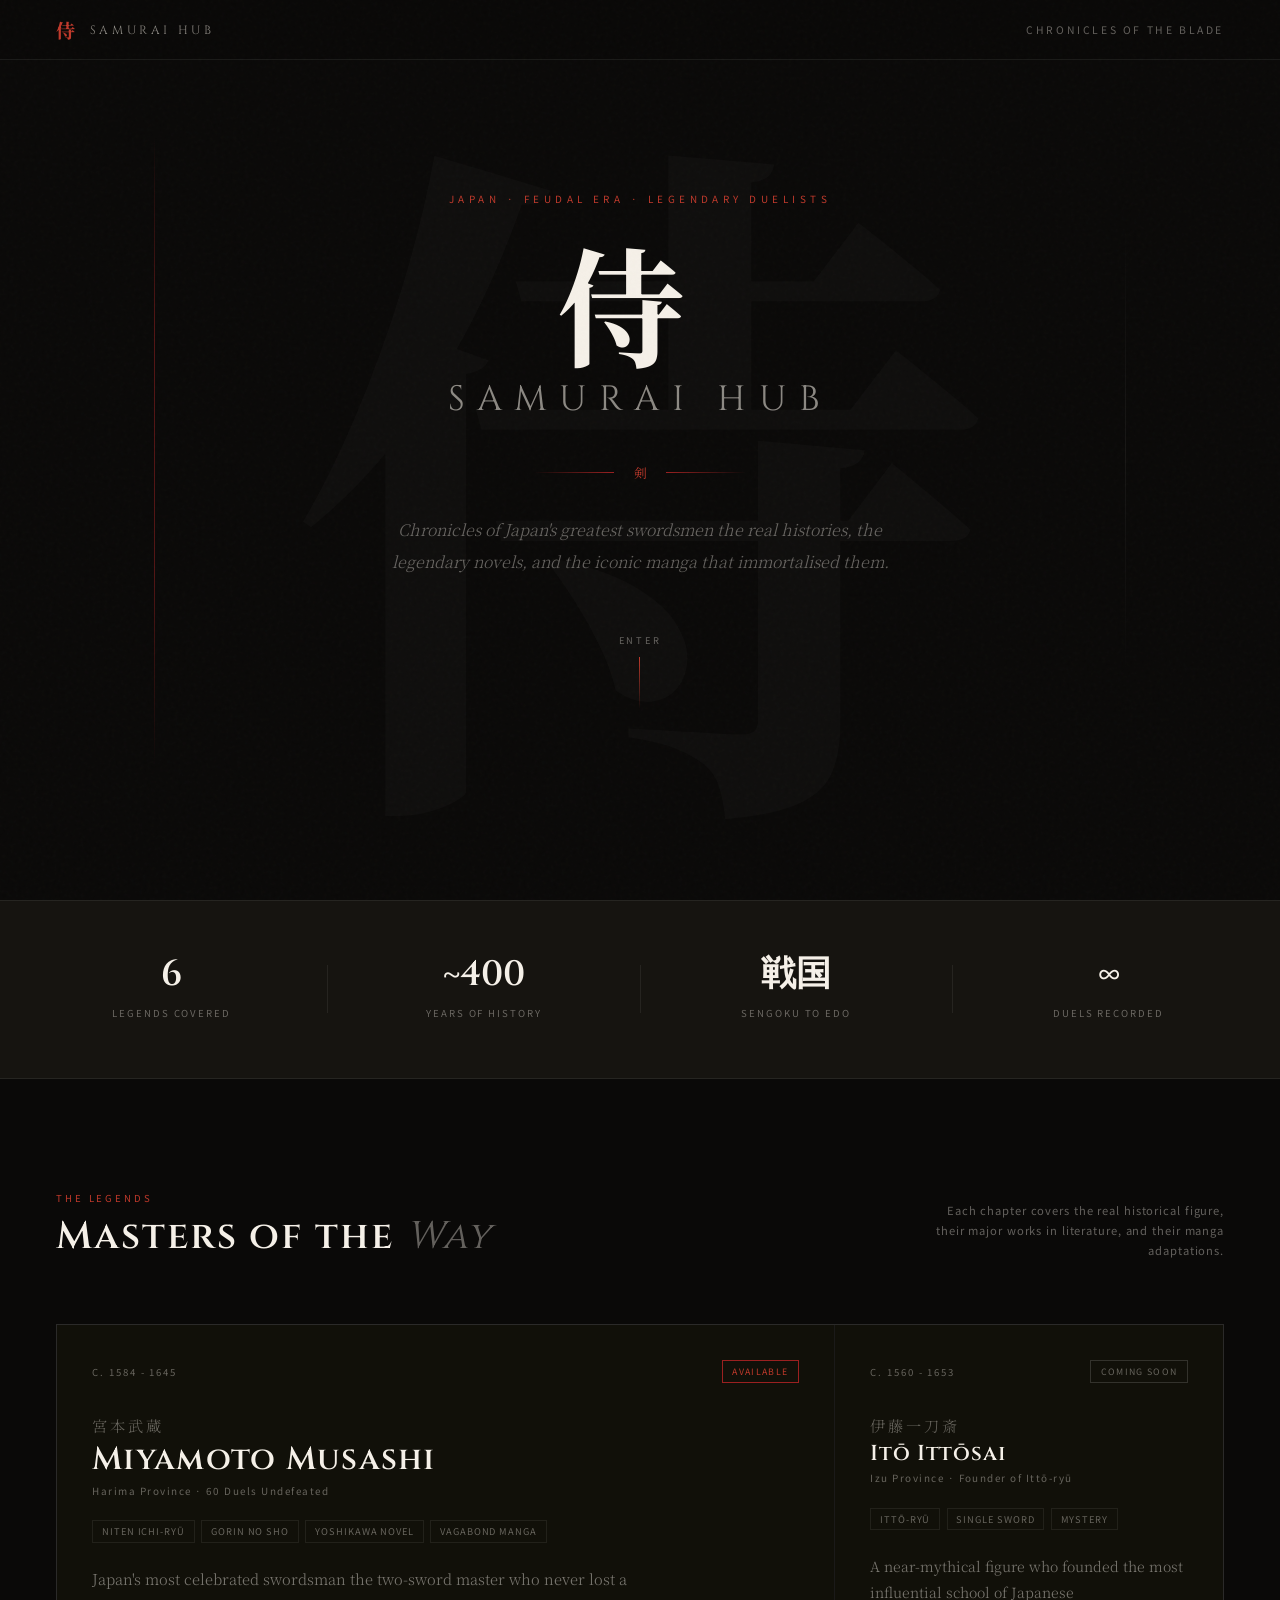
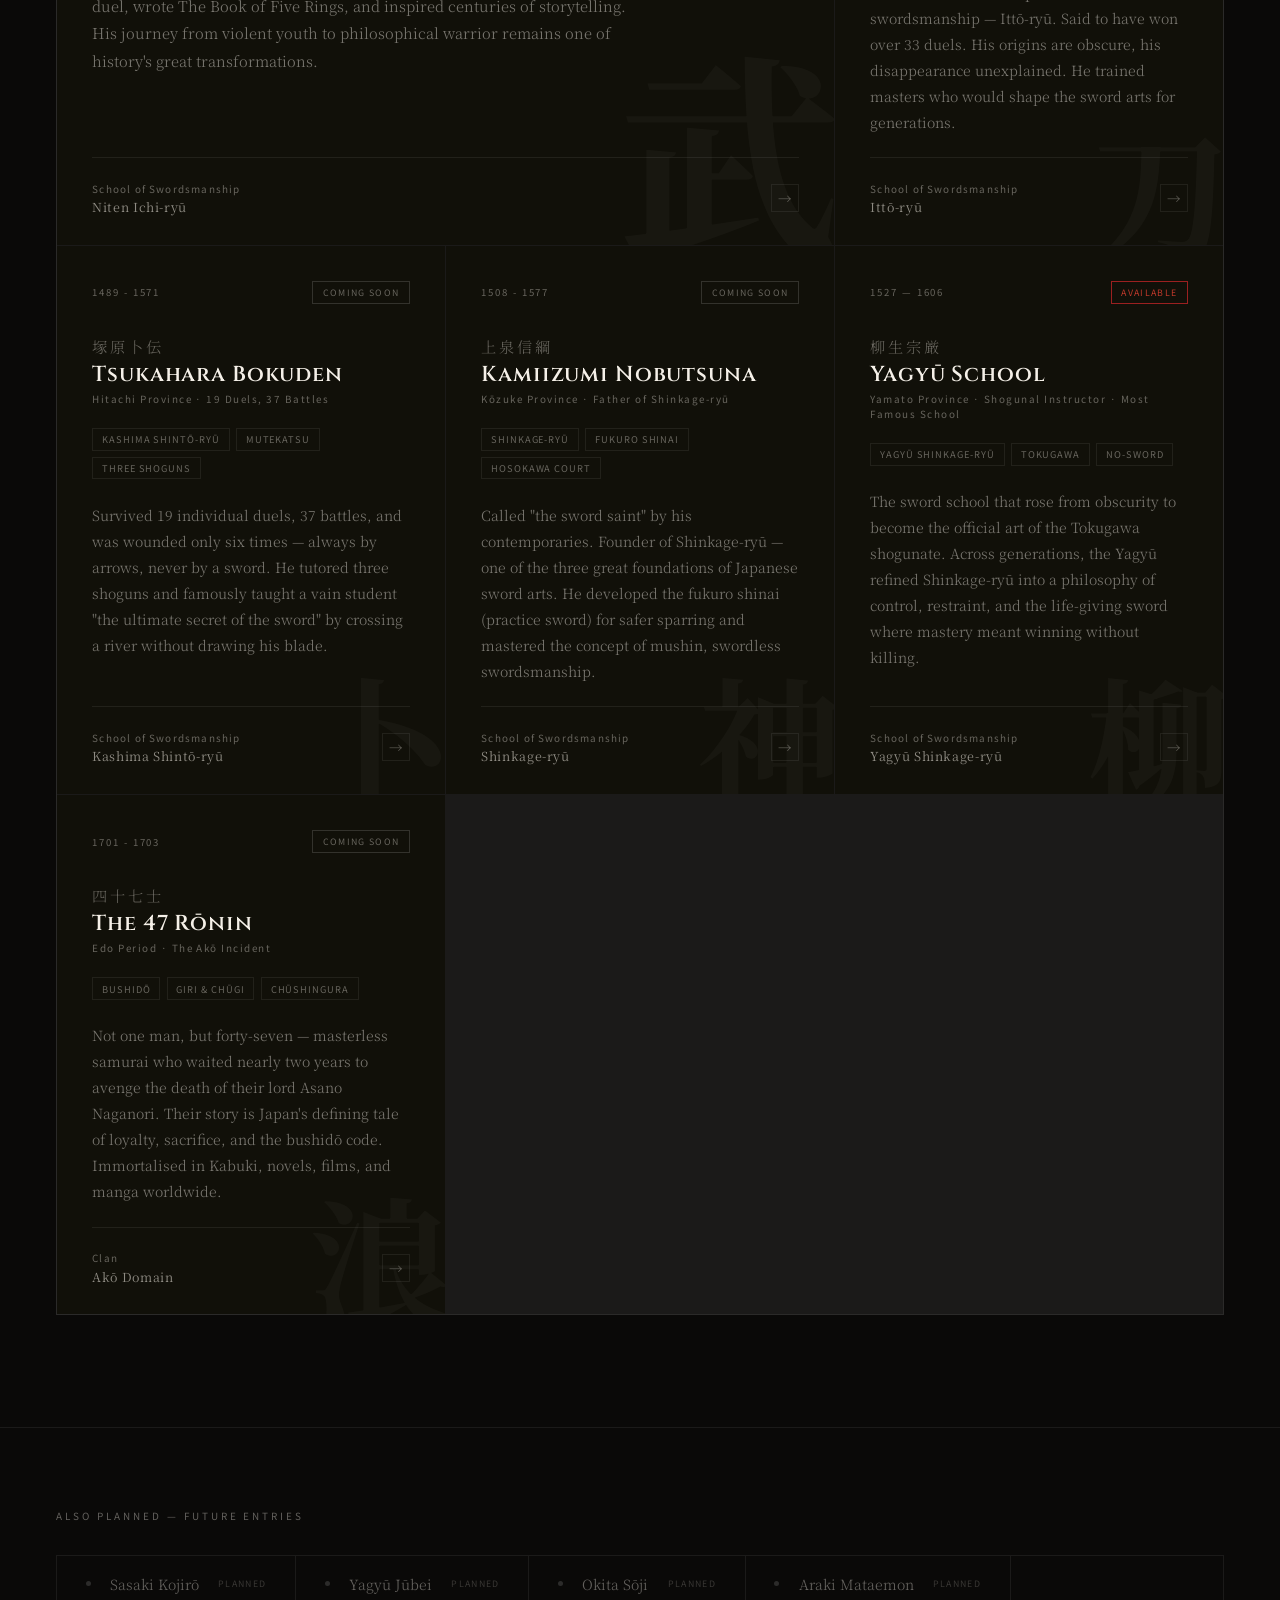
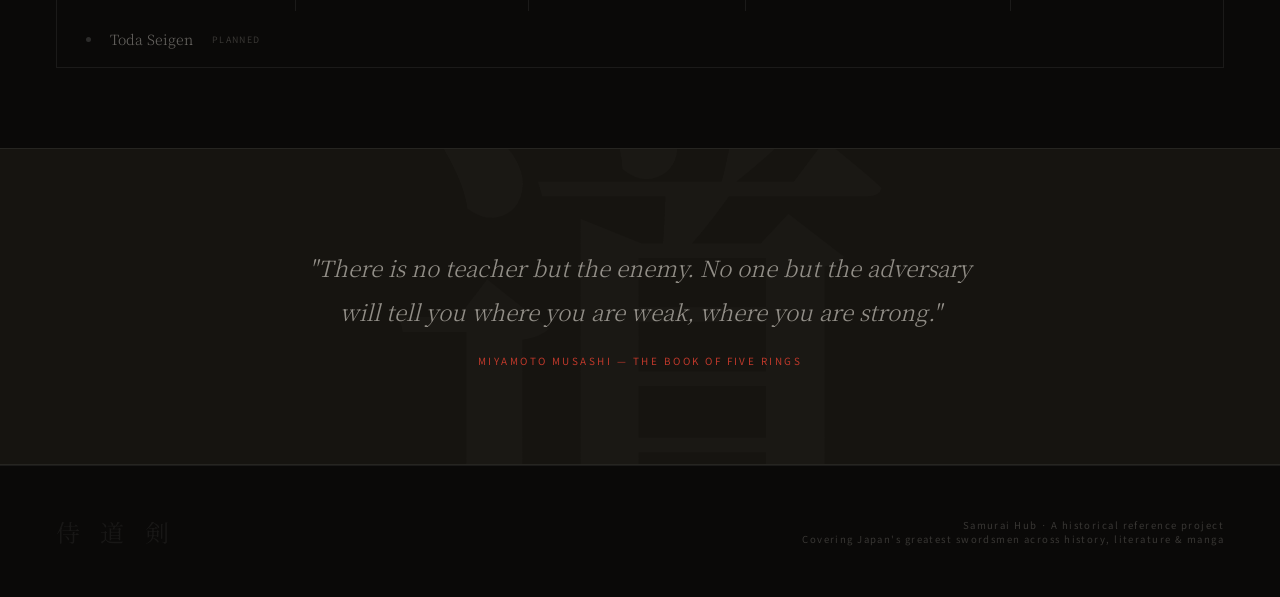
<file: index.html>
<!DOCTYPE html>
<html lang="en">
<head>
<meta charset="UTF-8">
<meta name="viewport" content="width=device-width, initial-scale=1.0">
<title>Samurai Hub — Chronicles of the Blade</title>
<link rel="preconnect" href="https://fonts.googleapis.com">
<link href="https://fonts.googleapis.com/css2?family=Noto+Serif+JP:wght@200;300;400;700&family=Cinzel:wght@400;600;700&family=Noto+Sans+JP:wght@200;300;400&display=swap" rel="stylesheet">
<style>
*, *::before, *::after { margin: 0; padding: 0; box-sizing: border-box; }

:root {
  --void: #0a0908;
  --deep: #111009;
  --surface: #161410;
  --surface2: #1e1b16;
  --border: rgba(255,255,255,0.07);
  --border-hover: rgba(255,255,255,0.14);
  --paper: #f5f0e8;
  --paper-dim: rgba(245,240,232,0.55);
  --paper-faint: rgba(245,240,232,0.12);
  --red: #9b2020;
  --red-bright: #c0392b;
  --red-glow: rgba(155,32,32,0.35);
  --gold: #b8922a;
  --gold-dim: rgba(184,146,42,0.4);
  --ash: rgba(245,240,232,0.38);
}

html { scroll-behavior: smooth; }

body {
  font-family: 'Noto Serif JP', serif;
  background: var(--void);
  color: var(--paper);
  overflow-x: hidden;
  cursor: default;
}

/* CUSTOM CURSOR */
* { cursor: default; }
a, .samurai-card { cursor: pointer; }

/* NOISE OVERLAY */
body::before {
  content: '';
  position: fixed;
  inset: 0;
  background-image: url("data:image/svg+xml,%3Csvg viewBox='0 0 256 256' xmlns='http://www.w3.org/2000/svg'%3E%3Cfilter id='noise'%3E%3CfeTurbulence type='fractalNoise' baseFrequency='0.9' numOctaves='4' stitchTiles='stitch'/%3E%3C/filter%3E%3Crect width='100%25' height='100%25' filter='url(%23noise)' opacity='0.035'/%3E%3C/svg%3E");
  pointer-events: none;
  z-index: 9999;
  opacity: 0.6;
}

/* NAV */
nav {
  position: fixed;
  top: 0; left: 0; right: 0;
  z-index: 100;
  display: flex;
  align-items: center;
  justify-content: space-between;
  padding: 0 3.5rem;
  height: 60px;
  background: rgba(10,9,8,0.85);
  backdrop-filter: blur(12px);
  border-bottom: 1px solid var(--border);
}

.nav-logo {
  display: flex;
  align-items: center;
  gap: 0.8rem;
  text-decoration: none;
}

.nav-logo-kanji {
  font-family: 'Noto Serif JP', serif;
  font-size: 1.2rem;
  color: var(--red-bright);
  font-weight: 700;
  letter-spacing: 0.1em;
}

.nav-logo-text {
  font-family: 'Cinzel', serif;
  font-size: 0.75rem;
  letter-spacing: 0.3em;
  text-transform: uppercase;
  color: var(--paper-dim);
  font-weight: 400;
}

.nav-right {
  font-family: 'Noto Sans JP', sans-serif;
  font-size: 0.65rem;
  letter-spacing: 0.25em;
  text-transform: uppercase;
  color: var(--ash);
}

/* HERO */
.hero {
  min-height: 100vh;
  display: flex;
  flex-direction: column;
  align-items: center;
  justify-content: center;
  position: relative;
  overflow: hidden;
  padding: 0 2rem;
}

/* Brush stroke BG */
.hero-bg {
  position: absolute;
  inset: 0;
  display: flex;
  align-items: center;
  justify-content: center;
  pointer-events: none;
}

.hero-kanji-bg {
  font-family: 'Noto Serif JP', serif;
  font-size: 55vw;
  font-weight: 700;
  color: rgba(255,255,255,0.018);
  line-height: 1;
  user-select: none;
  white-space: nowrap;
}

/* Vertical red line left */
.hero::before {
  content: '';
  position: absolute;
  left: 12%;
  top: 15%;
  bottom: 15%;
  width: 1px;
  background: linear-gradient(to bottom, transparent, var(--red) 30%, var(--red) 70%, transparent);
  opacity: 0.5;
}

.hero::after {
  content: '';
  position: absolute;
  right: 12%;
  top: 25%;
  bottom: 25%;
  width: 1px;
  background: linear-gradient(to bottom, transparent, rgba(245,240,232,0.06) 50%, transparent);
}

.hero-content {
  position: relative;
  z-index: 2;
  text-align: center;
  animation: heroIn 1.4s cubic-bezier(0.16, 1, 0.3, 1) both;
}

@keyframes heroIn {
  from { opacity: 0; transform: translateY(40px); }
  to { opacity: 1; transform: translateY(0); }
}

.hero-eyebrow {
  font-family: 'Noto Sans JP', sans-serif;
  font-size: 0.62rem;
  letter-spacing: 0.45em;
  text-transform: uppercase;
  color: var(--red-bright);
  margin-bottom: 2rem;
  display: block;
  animation: heroIn 1.4s 0.1s cubic-bezier(0.16,1,0.3,1) both;
}

.hero-title-kanji {
  font-family: 'Noto Serif JP', serif;
  font-size: clamp(3rem, 10vw, 8rem);
  font-weight: 700;
  line-height: 1;
  letter-spacing: 0.3em;
  color: var(--paper);
  display: block;
  margin-bottom: 0.6rem;
  animation: heroIn 1.4s 0.2s cubic-bezier(0.16,1,0.3,1) both;
}

.hero-title-en {
  font-family: 'Cinzel', serif;
  font-size: clamp(1.2rem, 3vw, 2.2rem);
  font-weight: 400;
  letter-spacing: 0.35em;
  text-transform: uppercase;
  color: var(--paper-dim);
  display: block;
  margin-bottom: 2.5rem;
  animation: heroIn 1.4s 0.3s cubic-bezier(0.16,1,0.3,1) both;
}

.hero-divider {
  display: flex;
  align-items: center;
  justify-content: center;
  gap: 1.2rem;
  margin-bottom: 2rem;
  animation: heroIn 1.4s 0.4s cubic-bezier(0.16,1,0.3,1) both;
}

.hero-divider-line {
  width: 80px;
  height: 1px;
  background: linear-gradient(to right, transparent, var(--red));
}

.hero-divider-line.r {
  background: linear-gradient(to left, transparent, var(--red));
}

.hero-divider-mark {
  font-family: 'Noto Serif JP', serif;
  font-size: 0.8rem;
  color: var(--red-bright);
}

.hero-desc {
  font-family: 'Noto Serif JP', serif;
  font-size: 1rem;
  font-weight: 300;
  color: var(--ash);
  max-width: 500px;
  margin: 0 auto 3rem;
  line-height: 2;
  font-style: italic;
  animation: heroIn 1.4s 0.45s cubic-bezier(0.16,1,0.3,1) both;
}

.hero-scroll-cue {
  display: inline-flex;
  flex-direction: column;
  align-items: center;
  gap: 0.6rem;
  animation: heroIn 1.4s 0.6s cubic-bezier(0.16,1,0.3,1) both;
  text-decoration: none;
}

.hero-scroll-cue span {
  font-family: 'Noto Sans JP', sans-serif;
  font-size: 0.58rem;
  letter-spacing: 0.3em;
  text-transform: uppercase;
  color: var(--ash);
}

.scroll-bar {
  width: 1px;
  height: 52px;
  background: linear-gradient(to bottom, var(--red-bright), transparent);
  animation: scrollPulse 2s ease-in-out infinite;
}

@keyframes scrollPulse {
  0%,100% { opacity: 0.4; transform: scaleY(1); }
  50% { opacity: 1; transform: scaleY(1.1); }
}

/* INTRO BAND */
.intro-band {
  background: var(--surface);
  border-top: 1px solid var(--border);
  border-bottom: 1px solid var(--border);
  padding: 3.5rem 4rem;
  display: flex;
  align-items: center;
  justify-content: space-between;
  gap: 3rem;
  flex-wrap: wrap;
}

.intro-stat {
  text-align: center;
  flex: 1;
  min-width: 120px;
}

.intro-stat-num {
  font-family: 'Cinzel', serif;
  font-size: 2.2rem;
  font-weight: 600;
  color: var(--paper);
  display: block;
  line-height: 1;
  margin-bottom: 0.4rem;
}

.intro-stat-label {
  font-family: 'Noto Sans JP', sans-serif;
  font-size: 0.6rem;
  letter-spacing: 0.2em;
  text-transform: uppercase;
  color: var(--ash);
}

.intro-divider {
  width: 1px;
  height: 48px;
  background: var(--border);
  flex-shrink: 0;
}

/* LEGENDS SECTION */
.legends-section {
  padding: 7rem 3.5rem;
  max-width: 1400px;
  margin: 0 auto;
}

.legends-header {
  display: flex;
  align-items: flex-end;
  justify-content: space-between;
  margin-bottom: 4rem;
  gap: 2rem;
  flex-wrap: wrap;
}

.legends-header-left {}

.section-tag {
  font-family: 'Noto Sans JP', sans-serif;
  font-size: 0.6rem;
  letter-spacing: 0.3em;
  text-transform: uppercase;
  color: var(--red-bright);
  display: block;
  margin-bottom: 0.6rem;
}

.section-title {
  font-family: 'Cinzel', serif;
  font-size: clamp(1.6rem, 3vw, 2.4rem);
  font-weight: 600;
  color: var(--paper);
  line-height: 1.2;
  letter-spacing: 0.05em;
}

.section-title em {
  font-style: italic;
  color: var(--ash);
  font-weight: 400;
}

.legends-header-note {
  font-family: 'Noto Sans JP', sans-serif;
  font-size: 0.7rem;
  color: var(--ash);
  letter-spacing: 0.08em;
  line-height: 1.8;
  max-width: 300px;
  text-align: right;
}

/* CARD GRID */
.card-grid {
  display: grid;
  grid-template-columns: repeat(auto-fill, minmax(300px, 1fr));
  gap: 1px;
  background: var(--border);
  border: 1px solid var(--border);
}

/* SAMURAI CARD */
.samurai-card {
  position: relative;
  background: var(--deep);
  padding: 0;
  overflow: hidden;
  text-decoration: none;
  color: inherit;
  display: flex;
  flex-direction: column;
  min-height: 380px;
  transition: background 0.3s;
}

.samurai-card.available:hover { background: var(--surface2); }

.samurai-card.coming-soon {
  opacity: 0.55;
  cursor: not-allowed;
}

/* Card background kanji */
.card-bg-kanji {
  position: absolute;
  bottom: -1rem;
  right: -0.5rem;
  font-family: 'Noto Serif JP', serif;
  font-size: 9rem;
  font-weight: 700;
  color: rgba(255,255,255,0.03);
  line-height: 1;
  pointer-events: none;
  user-select: none;
  transition: transform 0.5s cubic-bezier(0.16,1,0.3,1), opacity 0.3s;
}

.samurai-card.available:hover .card-bg-kanji {
  transform: scale(1.08) translate(-4px, -6px);
  opacity: 1;
  color: rgba(255,255,255,0.05);
}

/* Red accent line on hover */
.card-accent {
  position: absolute;
  left: 0;
  top: 0;
  bottom: 0;
  width: 2px;
  background: var(--red);
  transform: scaleY(0);
  transform-origin: top;
  transition: transform 0.35s cubic-bezier(0.16,1,0.3,1);
}

.samurai-card.available:hover .card-accent { transform: scaleY(1); }

.card-inner {
  padding: 2.2rem 2.2rem 1.8rem;
  display: flex;
  flex-direction: column;
  flex: 1;
  position: relative;
  z-index: 1;
}

/* Top meta row */
.card-meta {
  display: flex;
  align-items: center;
  justify-content: space-between;
  margin-bottom: 2rem;
}

.card-era {
  font-family: 'Noto Sans JP', sans-serif;
  font-size: 0.6rem;
  letter-spacing: 0.2em;
  color: var(--ash);
  text-transform: uppercase;
}

.card-badge {
  font-family: 'Noto Sans JP', sans-serif;
  font-size: 0.55rem;
  letter-spacing: 0.15em;
  text-transform: uppercase;
  padding: 0.25rem 0.6rem;
  border: 1px solid var(--red);
  color: var(--red-bright);
}

.card-badge.coming {
  border-color: var(--border-hover);
  color: var(--ash);
}

/* Name block */
.card-name-jp {
  font-family: 'Noto Serif JP', serif;
  font-size: 0.95rem;
  font-weight: 300;
  color: var(--ash);
  letter-spacing: 0.2em;
  margin-bottom: 0.3rem;
  display: block;
}

.card-name-en {
  font-family: 'Cinzel', serif;
  font-size: 1.35rem;
  font-weight: 600;
  color: var(--paper);
  line-height: 1.2;
  letter-spacing: 0.04em;
  margin-bottom: 0.2rem;
  display: block;
}

.card-dates {
  font-family: 'Noto Sans JP', sans-serif;
  font-size: 0.62rem;
  color: var(--ash);
  letter-spacing: 0.15em;
  display: block;
  margin-bottom: 1.4rem;
}

/* Tag pills */
.card-tags {
  display: flex;
  flex-wrap: wrap;
  gap: 0.4rem;
  margin-bottom: 1.4rem;
}

.card-tag {
  font-family: 'Noto Sans JP', sans-serif;
  font-size: 0.58rem;
  letter-spacing: 0.1em;
  text-transform: uppercase;
  padding: 0.2rem 0.55rem;
  border: 1px solid var(--border);
  color: var(--ash);
  transition: border-color 0.2s, color 0.2s;
}

.samurai-card.available:hover .card-tag {
  border-color: var(--border-hover);
  color: var(--paper-dim);
}

/* Description */
.card-desc {
  font-family: 'Noto Serif JP', serif;
  font-size: 0.88rem;
  font-weight: 300;
  color: rgba(245,240,232,0.45);
  line-height: 1.85;
  flex: 1;
  transition: color 0.3s;
}

.samurai-card.available:hover .card-desc {
  color: rgba(245,240,232,0.65);
}

/* Card footer */
.card-footer {
  display: flex;
  align-items: center;
  justify-content: space-between;
  padding-top: 1.4rem;
  border-top: 1px solid var(--border);
  margin-top: 1.4rem;
}

.card-school {
  font-family: 'Noto Sans JP', sans-serif;
  font-size: 0.62rem;
  letter-spacing: 0.12em;
  color: var(--ash);
}

.card-school strong {
  display: block;
  font-family: 'Noto Serif JP', serif;
  font-size: 0.78rem;
  font-weight: 400;
  color: var(--paper-dim);
  margin-top: 0.15rem;
  letter-spacing: 0.05em;
}

.card-arrow {
  width: 28px;
  height: 28px;
  border: 1px solid var(--border);
  display: flex;
  align-items: center;
  justify-content: center;
  font-size: 0.85rem;
  color: var(--ash);
  transition: border-color 0.2s, color 0.2s, background 0.2s;
  flex-shrink: 0;
}

.samurai-card.available:hover .card-arrow {
  border-color: var(--red);
  color: var(--red-bright);
  background: rgba(155,32,32,0.1);
}

/* FEATURED CARD (Musashi — wider) */
.samurai-card.featured {
  grid-column: span 2;
}

@media (max-width: 700px) {
  .samurai-card.featured { grid-column: span 1; }
}

.featured .card-name-en { font-size: 2rem; }
.featured .card-bg-kanji { font-size: 14rem; }

.featured .card-desc {
  max-width: 560px;
  font-size: 0.92rem;
}

/* COMING SOON SECTION */
.upcoming-section {
  padding: 5rem 3.5rem;
  max-width: 1400px;
  margin: 0 auto;
  border-top: 1px solid var(--border);
}

.upcoming-title {
  font-family: 'Noto Sans JP', sans-serif;
  font-size: 0.62rem;
  letter-spacing: 0.3em;
  text-transform: uppercase;
  color: var(--ash);
  margin-bottom: 2rem;
  display: block;
}

.upcoming-list {
  display: flex;
  flex-wrap: wrap;
  gap: 0;
  border: 1px solid var(--border);
}

.upcoming-item {
  display: flex;
  align-items: center;
  gap: 1.2rem;
  padding: 1.1rem 1.8rem;
  border-right: 1px solid var(--border);
  min-width: 200px;
}

.upcoming-item:last-child { border-right: none; }

.upcoming-dot {
  width: 5px;
  height: 5px;
  border-radius: 50%;
  background: var(--border-hover);
  flex-shrink: 0;
}

.upcoming-name {
  font-family: 'Noto Serif JP', serif;
  font-size: 0.88rem;
  color: var(--ash);
  font-weight: 300;
}

.upcoming-status {
  margin-left: auto;
  font-family: 'Noto Sans JP', sans-serif;
  font-size: 0.55rem;
  letter-spacing: 0.15em;
  text-transform: uppercase;
  color: rgba(245,240,232,0.2);
}

/* QUOTE BAND */
.quote-band {
  padding: 6rem 4rem;
  text-align: center;
  position: relative;
  overflow: hidden;
  background: var(--surface);
  border-top: 1px solid var(--border);
  border-bottom: 1px solid var(--border);
}

.quote-band::before {
  content: '道';
  position: absolute;
  font-family: 'Noto Serif JP', serif;
  font-size: 40vw;
  font-weight: 700;
  color: rgba(255,255,255,0.015);
  top: 50%;
  left: 50%;
  transform: translate(-50%, -50%);
  pointer-events: none;
}

.quote-text {
  font-family: 'Noto Serif JP', serif;
  font-size: clamp(1rem, 2.2vw, 1.4rem);
  font-style: italic;
  font-weight: 300;
  color: var(--paper-dim);
  max-width: 700px;
  margin: 0 auto 1.2rem;
  line-height: 2;
  position: relative;
}

.quote-attr {
  font-family: 'Noto Sans JP', sans-serif;
  font-size: 0.62rem;
  letter-spacing: 0.25em;
  text-transform: uppercase;
  color: var(--red-bright);
  position: relative;
}

/* FOOTER */
footer {
  padding: 3rem 3.5rem;
  border-top: 1px solid var(--border);
  display: flex;
  align-items: center;
  justify-content: space-between;
  flex-wrap: wrap;
  gap: 1rem;
}

.footer-logo {
  font-family: 'Noto Serif JP', serif;
  font-size: 1.5rem;
  color: rgba(255,255,255,0.06);
  letter-spacing: 0.3em;
}

.footer-note {
  font-family: 'Noto Sans JP', sans-serif;
  font-size: 0.6rem;
  letter-spacing: 0.15em;
  color: rgba(245,240,232,0.2);
  text-align: right;
}

/* ANIMATIONS */
.reveal {
  opacity: 0;
  transform: translateY(24px);
  transition: opacity 0.7s ease, transform 0.7s ease;
}
.reveal.visible {
  opacity: 1;
  transform: translateY(0);
}

@media (max-width: 900px) {
  nav { padding: 0 1.5rem; }
  .intro-band { padding: 2.5rem 2rem; gap: 1.5rem; }
  .legends-section, .upcoming-section { padding: 5rem 1.5rem; }
  .quote-band { padding: 4rem 2rem; }
  footer { padding: 2.5rem 1.5rem; }
}

@media (max-width: 600px) {
  .intro-divider { display: none; }
  .upcoming-item { border-right: none; border-bottom: 1px solid var(--border); width: 100%; }
  .upcoming-item:last-child { border-bottom: none; }
}
</style>
</head>
<body>

<!-- NAV -->
<nav>
  <a href="index.html" class="nav-logo">
    <span class="nav-logo-kanji">侍</span>
    <span class="nav-logo-text">Samurai Hub</span>
  </a>
  <span class="nav-right">Chronicles of the Blade</span>
</nav>

<!-- HERO -->
<div class="hero">
  <div class="hero-bg">
    <span class="hero-kanji-bg">侍</span>
  </div>
  <div class="hero-content">
    <span class="hero-eyebrow">Japan · Feudal Era · Legendary Duelists</span>
    <span class="hero-title-kanji">侍</span>
    <span class="hero-title-en">Samurai Hub</span>
    <div class="hero-divider">
      <div class="hero-divider-line"></div>
      <span class="hero-divider-mark">剣</span>
      <div class="hero-divider-line r"></div>
    </div>
    <p class="hero-desc">Chronicles of Japan's greatest swordsmen the real histories, the legendary novels, and the iconic manga that immortalised them.</p>
    <a href="#legends" class="hero-scroll-cue">
      <span>Enter</span>
      <div class="scroll-bar"></div>
    </a>
  </div>
</div>

<!-- INTRO STATS BAND -->
<div class="intro-band">
  <div class="intro-stat">
    <span class="intro-stat-num">6</span>
    <span class="intro-stat-label">Legends Covered</span>
  </div>
  <div class="intro-divider"></div>
  <div class="intro-stat">
    <span class="intro-stat-num">~400</span>
    <span class="intro-stat-label">Years of History</span>
  </div>
  <div class="intro-divider"></div>
  <div class="intro-stat">
    <span class="intro-stat-num">戦国</span>
    <span class="intro-stat-label">Sengoku to Edo</span>
  </div>
  <div class="intro-divider"></div>
  <div class="intro-stat">
    <span class="intro-stat-num">∞</span>
    <span class="intro-stat-label">Duels Recorded</span>
  </div>
</div>

<!-- LEGENDS GRID -->
<section class="legends-section" id="legends">
  <div class="legends-header reveal">
    <div class="legends-header-left">
      <span class="section-tag">The Legends</span>
      <h2 class="section-title">Masters of the <em>Way</em></h2>
    </div>
    <p class="legends-header-note">Each chapter covers the real historical figure, their major works in literature, and their manga adaptations.</p>
  </div>

  <div class="card-grid">

    <!-- MUSASHI — FEATURED -->
    <a href="musashi.html" class="samurai-card available featured reveal">
      <div class="card-accent"></div>
      <div class="card-bg-kanji">武</div>
      <div class="card-inner">
        <div class="card-meta">
          <span class="card-era">c. 1584 - 1645</span>
          <span class="card-badge">Available</span>
        </div>
        <span class="card-name-jp">宮本武蔵</span>
        <span class="card-name-en">Miyamoto Musashi</span>
        <span class="card-dates">Harima Province · 60 Duels Undefeated</span>
        <div class="card-tags">
          <span class="card-tag">Niten Ichi-ryū</span>
          <span class="card-tag">Gorin no Sho</span>
          <span class="card-tag">Yoshikawa Novel</span>
          <span class="card-tag">Vagabond Manga</span>
        </div>
        <p class="card-desc">Japan's most celebrated swordsman the two-sword master who never lost a duel, wrote The Book of Five Rings, and inspired centuries of storytelling. His journey from violent youth to philosophical warrior remains one of history's great transformations.</p>
        <div class="card-footer">
          <div class="card-school">
            <span>School of Swordsmanship</span>
            <strong>Niten Ichi-ryū</strong>
          </div>
          <div class="card-arrow">→</div>
        </div>
      </div>
    </a>

    <!-- ITO ITTOSAI -->
    <div class="samurai-card coming-soon reveal">
      <div class="card-accent"></div>
      <div class="card-bg-kanji">刀</div>
      <div class="card-inner">
        <div class="card-meta">
          <span class="card-era">c. 1560 - 1653</span>
          <span class="card-badge coming">Coming Soon</span>
        </div>
        <span class="card-name-jp">伊藤一刀斎</span>
        <span class="card-name-en">Itō Ittōsai</span>
        <span class="card-dates">Izu Province · Founder of Ittō-ryū</span>
        <div class="card-tags">
          <span class="card-tag">Ittō-ryū</span>
          <span class="card-tag">Single Sword</span>
          <span class="card-tag">Mystery</span>
        </div>
        <p class="card-desc">A near-mythical figure who founded the most influential school of Japanese swordsmanship — Ittō-ryū. Said to have won over 33 duels. His origins are obscure, his disappearance unexplained. He trained masters who would shape the sword arts for generations.</p>
        <div class="card-footer">
          <div class="card-school">
            <span>School of Swordsmanship</span>
            <strong>Ittō-ryū</strong>
          </div>
          <div class="card-arrow">→</div>
        </div>
      </div>
    </div>

    <!-- TSUKAHARA BOKUDEN -->
    <div class="samurai-card coming-soon reveal">
      <div class="card-accent"></div>
      <div class="card-bg-kanji">卜</div>
      <div class="card-inner">
        <div class="card-meta">
          <span class="card-era">1489 - 1571</span>
          <span class="card-badge coming">Coming Soon</span>
        </div>
        <span class="card-name-jp">塚原卜伝</span>
        <span class="card-name-en">Tsukahara Bokuden</span>
        <span class="card-dates">Hitachi Province · 19 Duels, 37 Battles</span>
        <div class="card-tags">
          <span class="card-tag">Kashima Shintō-ryū</span>
          <span class="card-tag">Mutekatsu</span>
          <span class="card-tag">Three Shoguns</span>
        </div>
        <p class="card-desc">Survived 19 individual duels, 37 battles, and was wounded only six times — always by arrows, never by a sword. He tutored three shoguns and famously taught a vain student "the ultimate secret of the sword" by crossing a river without drawing his blade.</p>
        <div class="card-footer">
          <div class="card-school">
            <span>School of Swordsmanship</span>
            <strong>Kashima Shintō-ryū</strong>
          </div>
          <div class="card-arrow">→</div>
        </div>
      </div>
    </div>

    <!-- KAMIIZUMI NOBUTSUNA -->
    <div class="samurai-card coming-soon reveal">
      <div class="card-accent"></div>
      <div class="card-bg-kanji">神</div>
      <div class="card-inner">
        <div class="card-meta">
          <span class="card-era">1508 - 1577</span>
          <span class="card-badge coming">Coming Soon</span>
        </div>
        <span class="card-name-jp">上泉信綱</span>
        <span class="card-name-en">Kamiizumi Nobutsuna</span>
        <span class="card-dates">Kōzuke Province · Father of Shinkage-ryū</span>
        <div class="card-tags">
          <span class="card-tag">Shinkage-ryū</span>
          <span class="card-tag">Fukuro Shinai</span>
          <span class="card-tag">Hosokawa Court</span>
        </div>
        <p class="card-desc">Called "the sword saint" by his contemporaries. Founder of Shinkage-ryū — one of the three great foundations of Japanese sword arts. He developed the fukuro shinai (practice sword) for safer sparring and mastered the concept of mushin, swordless swordsmanship.</p>
        <div class="card-footer">
          <div class="card-school">
            <span>School of Swordsmanship</span>
            <strong>Shinkage-ryū</strong>
          </div>
          <div class="card-arrow">→</div>
        </div>
      </div>
    </div>

    <!-- YAGYU MUNETOSHI -->
    <a href="yagyu.html" class="samurai-card available reveal">
      <div class="card-accent"></div>
      <div class="card-bg-kanji">柳</div>
      <div class="card-inner">
        <div class="card-meta">
          <span class="card-era">1527 — 1606</span>
          <span class="card-badge">Available</span>
        </div>
        <span class="card-name-jp">柳生宗厳</span>
        <span class="card-name-en">Yagyū School</span>
        <span class="card-dates">Yamato Province · Shogunal Instructor · Most Famous School</span>
        <div class="card-tags">
          <span class="card-tag">Yagyū Shinkage-ryū</span>
          <span class="card-tag">Tokugawa</span>
          <span class="card-tag">No-Sword</span>
        </div>
        <p class="card-desc">The sword school that rose from obscurity to become the official art of the Tokugawa shogunate. Across generations, the Yagyū refined Shinkage-ryū into a philosophy of control, restraint, and the life-giving sword where mastery meant winning without killing.</p>
        <div class="card-footer">
          <div class="card-school">
            <span>School of Swordsmanship</span>
            <strong>Yagyū Shinkage-ryū</strong>
          </div>
          <div class="card-arrow">→</div>
        </div>
      </div>
    </a>

    <!-- 47 RONIN -->
    <div class="samurai-card coming-soon reveal">
      <div class="card-accent"></div>
      <div class="card-bg-kanji">浪</div>
      <div class="card-inner">
        <div class="card-meta">
          <span class="card-era">1701 - 1703</span>
          <span class="card-badge coming">Coming Soon</span>
        </div>
        <span class="card-name-jp">四十七士</span>
        <span class="card-name-en">The 47 Rōnin</span>
        <span class="card-dates">Edo Period · The Akō Incident</span>
        <div class="card-tags">
          <span class="card-tag">Bushidō</span>
          <span class="card-tag">Giri & Chūgi</span>
          <span class="card-tag">Chūshingura</span>
        </div>
        <p class="card-desc">Not one man, but forty-seven — masterless samurai who waited nearly two years to avenge the death of their lord Asano Naganori. Their story is Japan's defining tale of loyalty, sacrifice, and the bushidō code. Immortalised in Kabuki, novels, films, and manga worldwide.</p>
        <div class="card-footer">
          <div class="card-school">
            <span>Clan</span>
            <strong>Akō Domain</strong>
          </div>
          <div class="card-arrow">→</div>
        </div>
      </div>
    </div>

  </div>
</section>

<!-- UPCOMING -->
<section class="upcoming-section">
  <span class="upcoming-title reveal">Also Planned — Future Entries</span>
  <div class="upcoming-list reveal">
    <div class="upcoming-item">
      <div class="upcoming-dot"></div>
      <span class="upcoming-name">Sasaki Kojirō</span>
      <span class="upcoming-status">Planned</span>
    </div>
    <div class="upcoming-item">
      <div class="upcoming-dot"></div>
      <span class="upcoming-name">Yagyū Jūbei</span>
      <span class="upcoming-status">Planned</span>
    </div>
    <div class="upcoming-item">
      <div class="upcoming-dot"></div>
      <span class="upcoming-name">Okita Sōji</span>
      <span class="upcoming-status">Planned</span>
    </div>
    <div class="upcoming-item">
      <div class="upcoming-dot"></div>
      <span class="upcoming-name">Araki Mataemon</span>
      <span class="upcoming-status">Planned</span>
    </div>
    <div class="upcoming-item">
      <div class="upcoming-dot"></div>
      <span class="upcoming-name">Toda Seigen</span>
      <span class="upcoming-status">Planned</span>
    </div>
  </div>
</section>

<!-- QUOTE BAND -->
<div class="quote-band">
  <p class="quote-text">"There is no teacher but the enemy. No one but the adversary will tell you where you are weak, where you are strong."</p>
  <p class="quote-attr">Miyamoto Musashi — The Book of Five Rings</p>
</div>

<!-- FOOTER -->
<footer>
  <span class="footer-logo">侍 道 剣</span>
  <div class="footer-note">
    Samurai Hub · A historical reference project<br>
    Covering Japan's greatest swordsmen across history, literature & manga
  </div>
</footer>

<script>
  // Scroll reveal
  const reveals = document.querySelectorAll('.reveal');
  const revealObs = new IntersectionObserver((entries) => {
    entries.forEach((e, i) => {
      if (e.isIntersecting) {
        setTimeout(() => e.target.classList.add('visible'), i * 60);
        revealObs.unobserve(e.target);
      }
    });
  }, { threshold: 0.08 });
  reveals.forEach(r => revealObs.observe(r));

  // Stagger card reveals in grid
  document.querySelectorAll('.samurai-card').forEach((card, i) => {
    card.style.transitionDelay = `${i * 0.07}s`;
  });
</script>
</body>
</html>
</file>
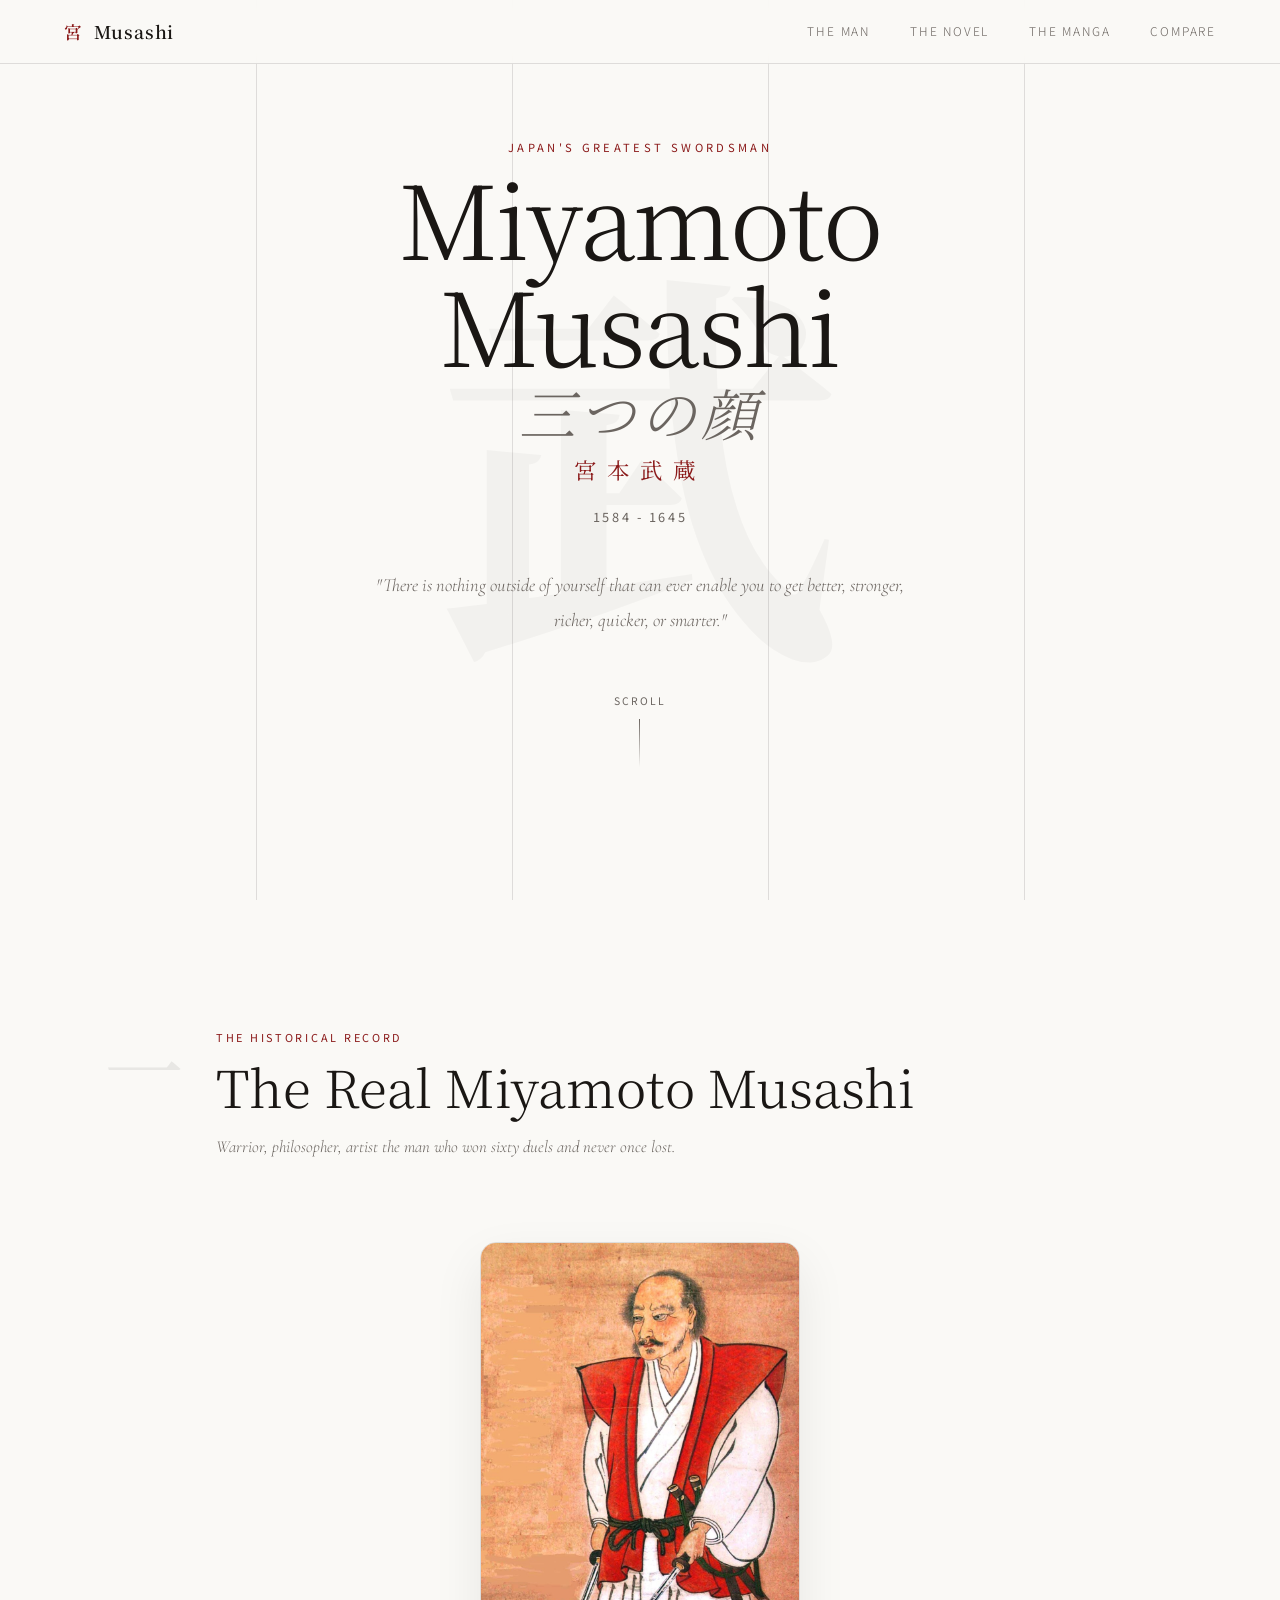
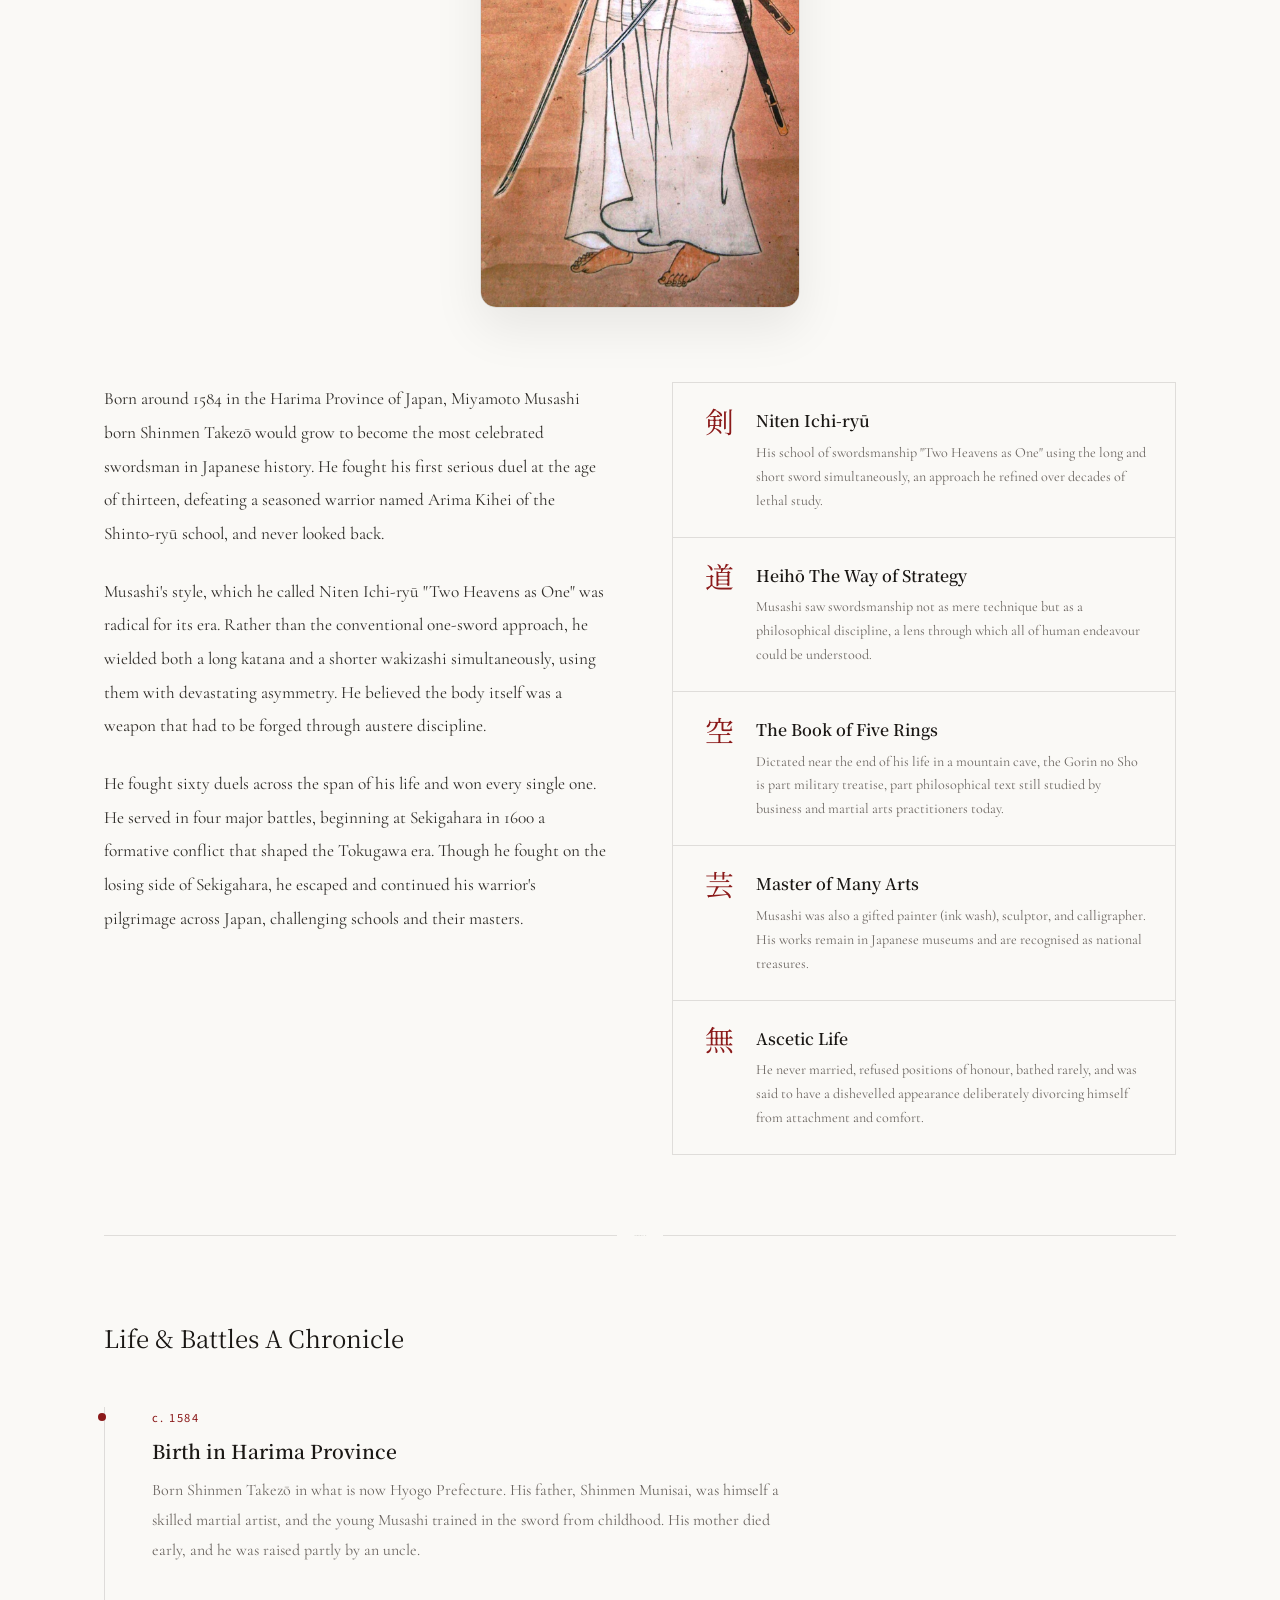
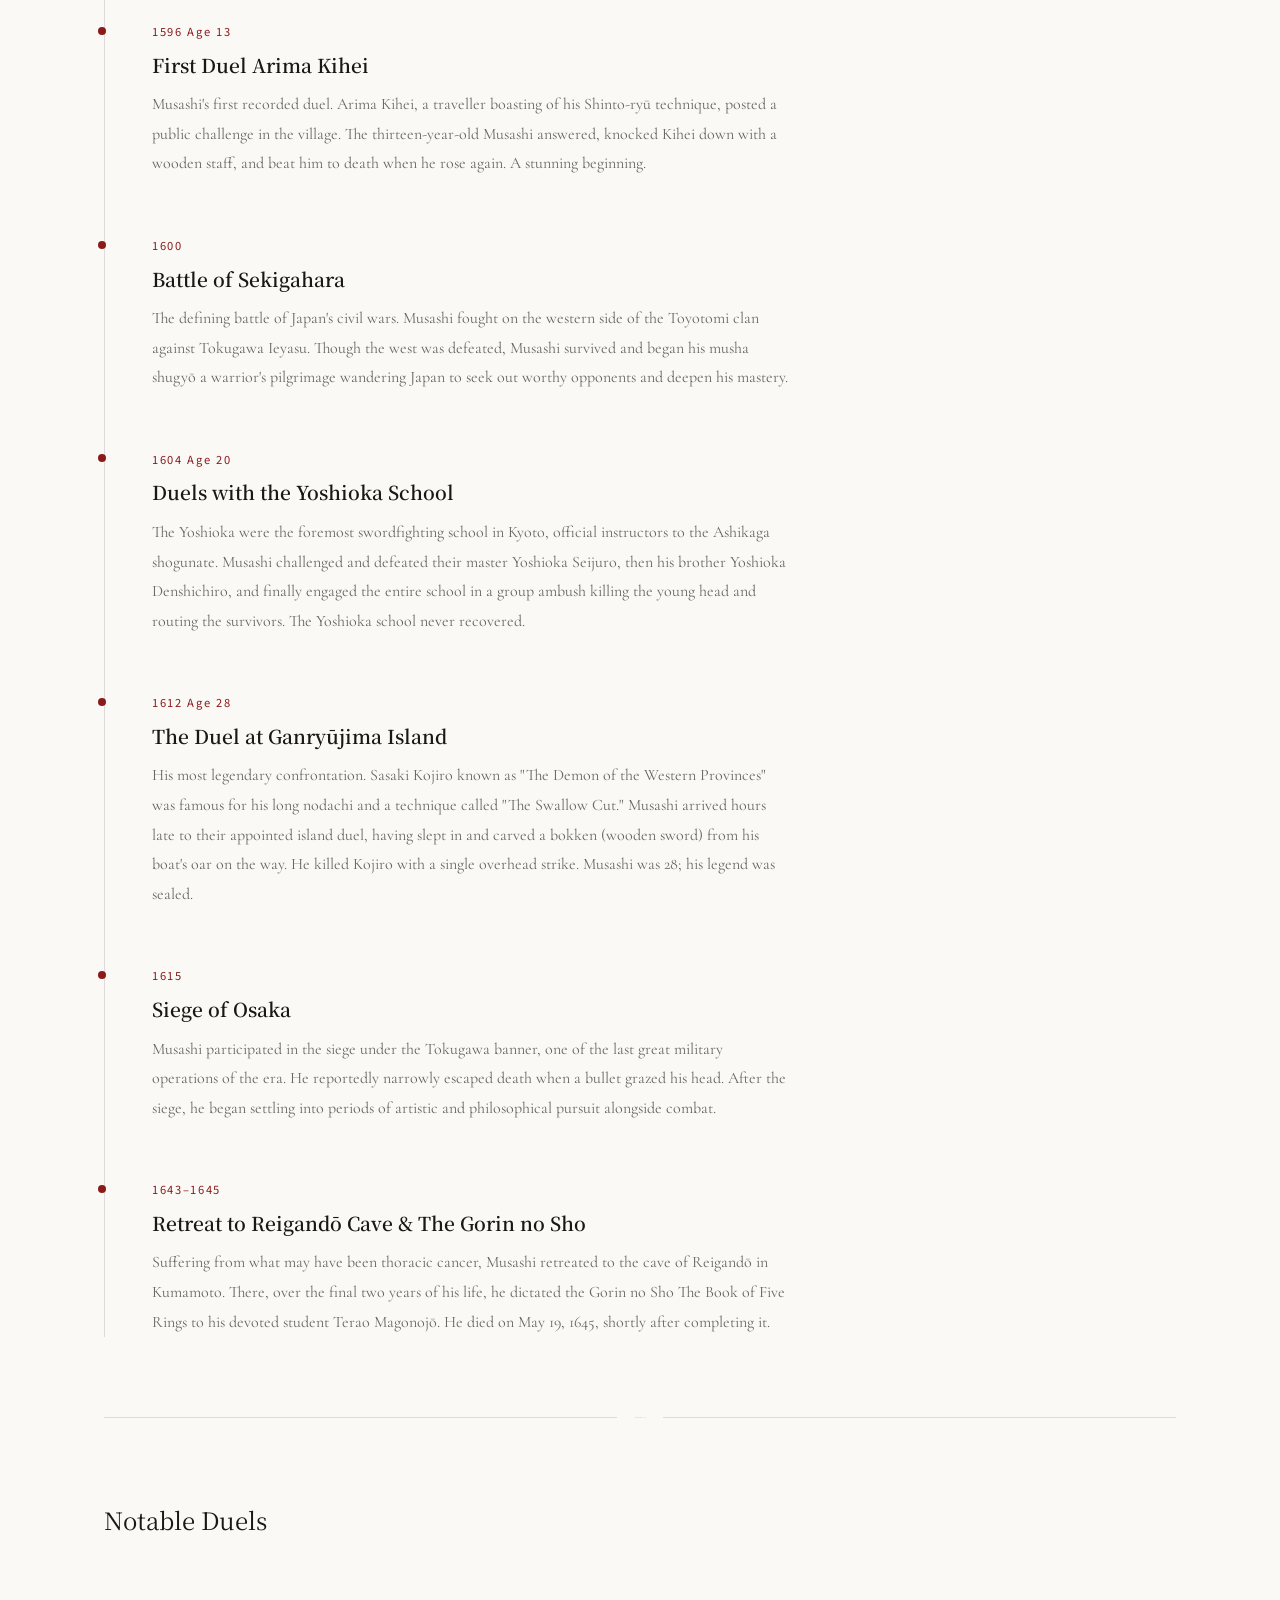
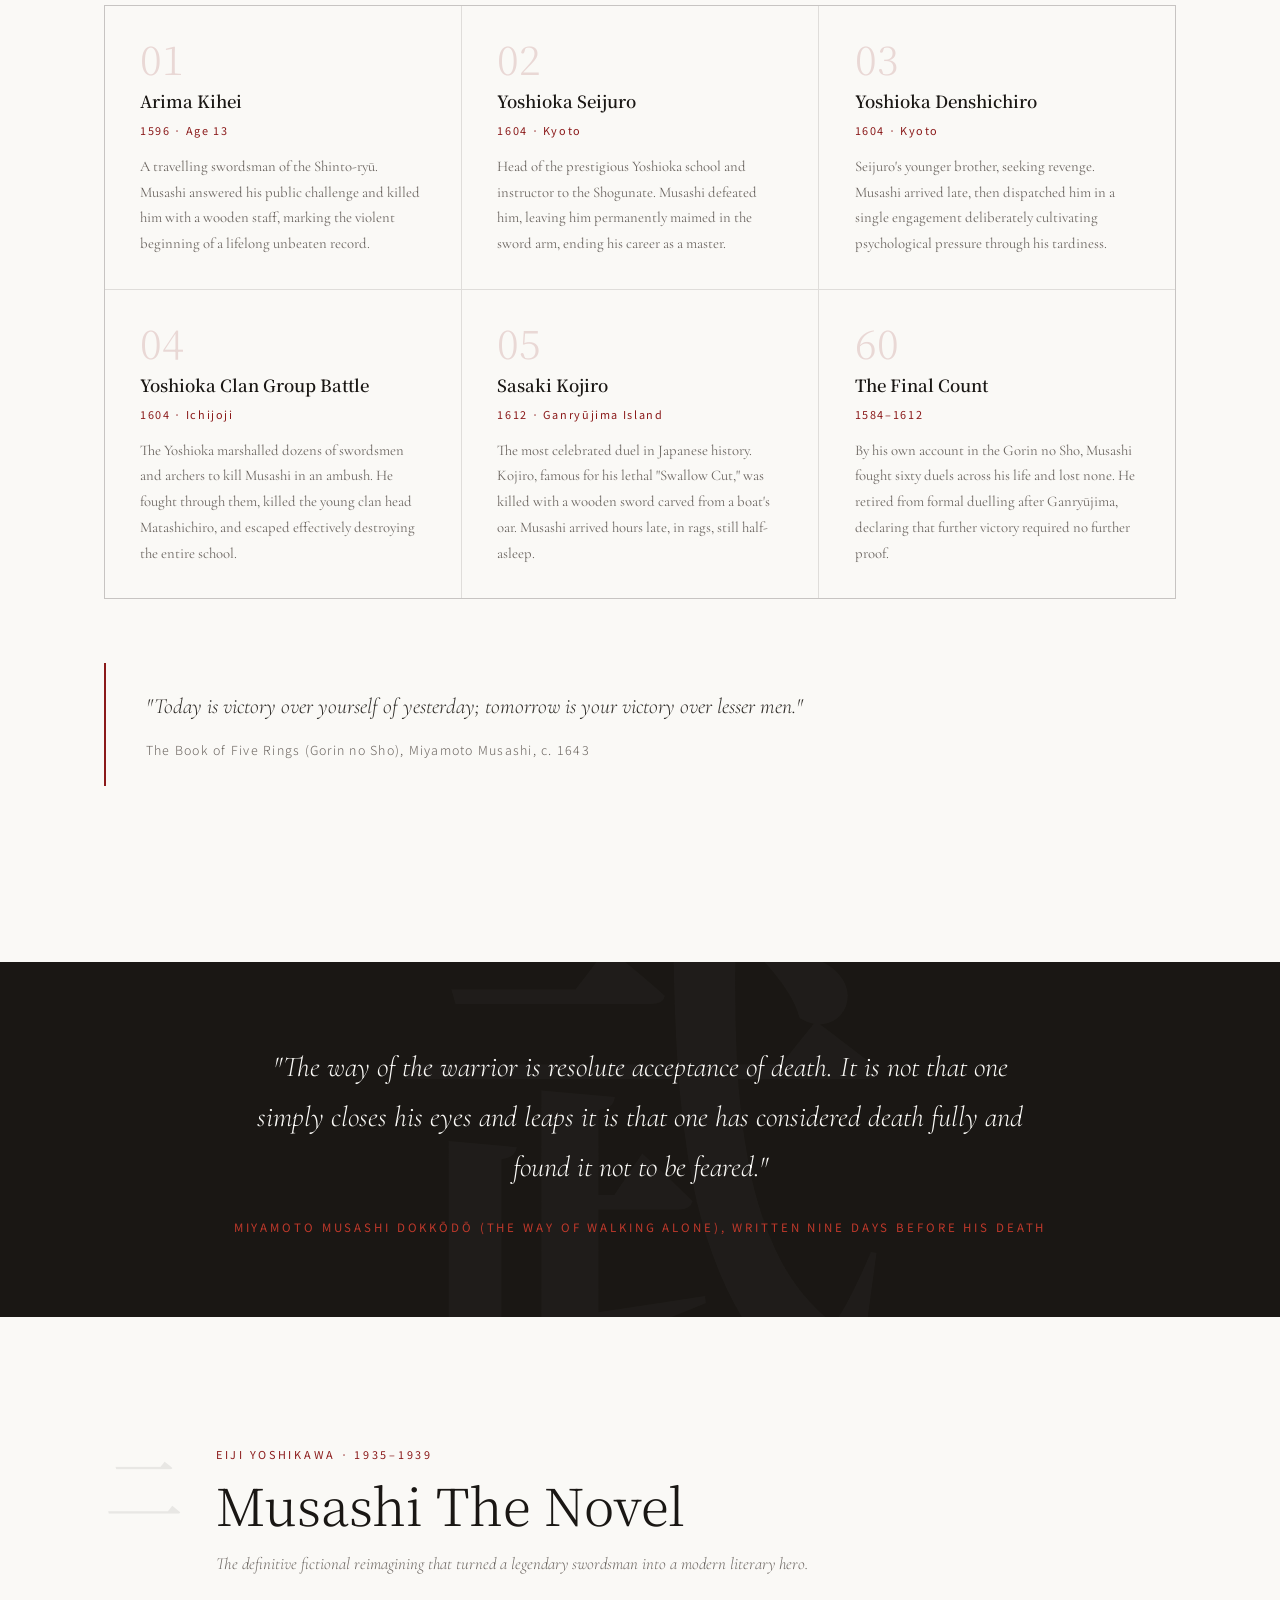
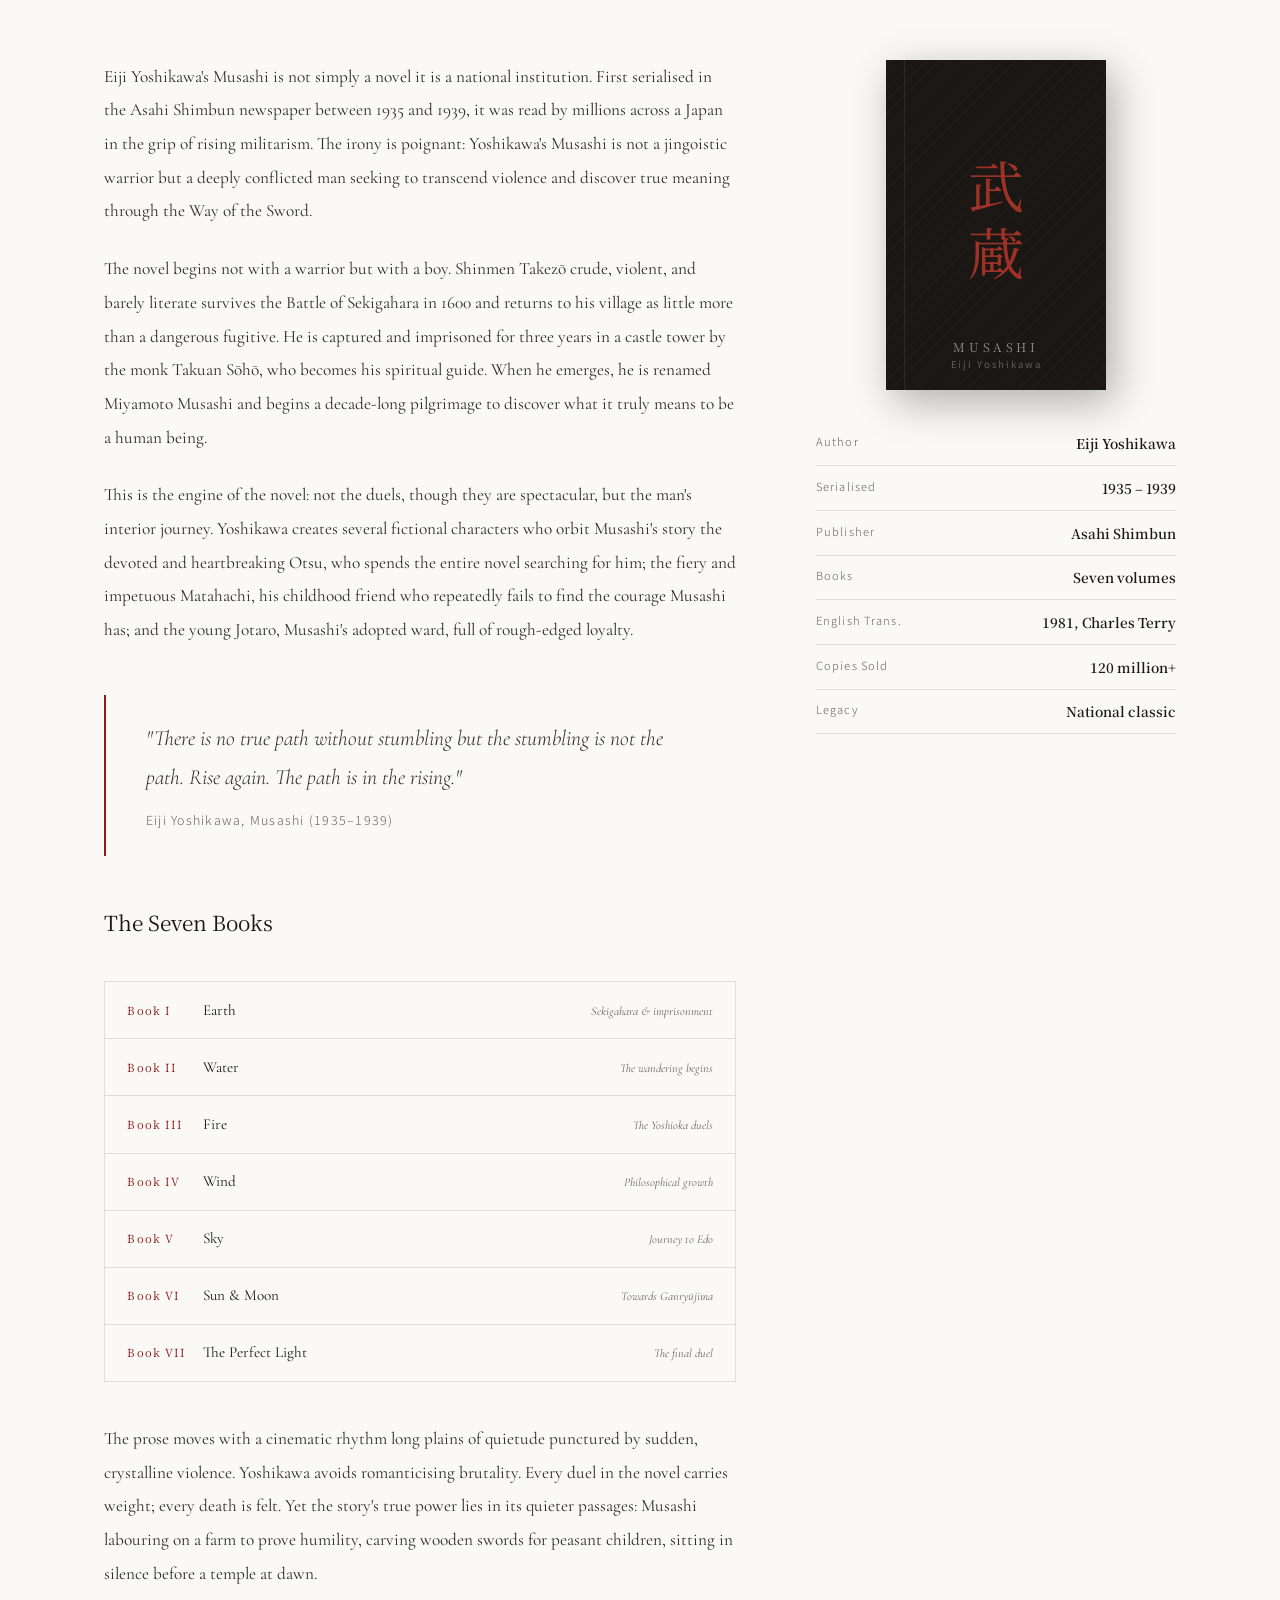
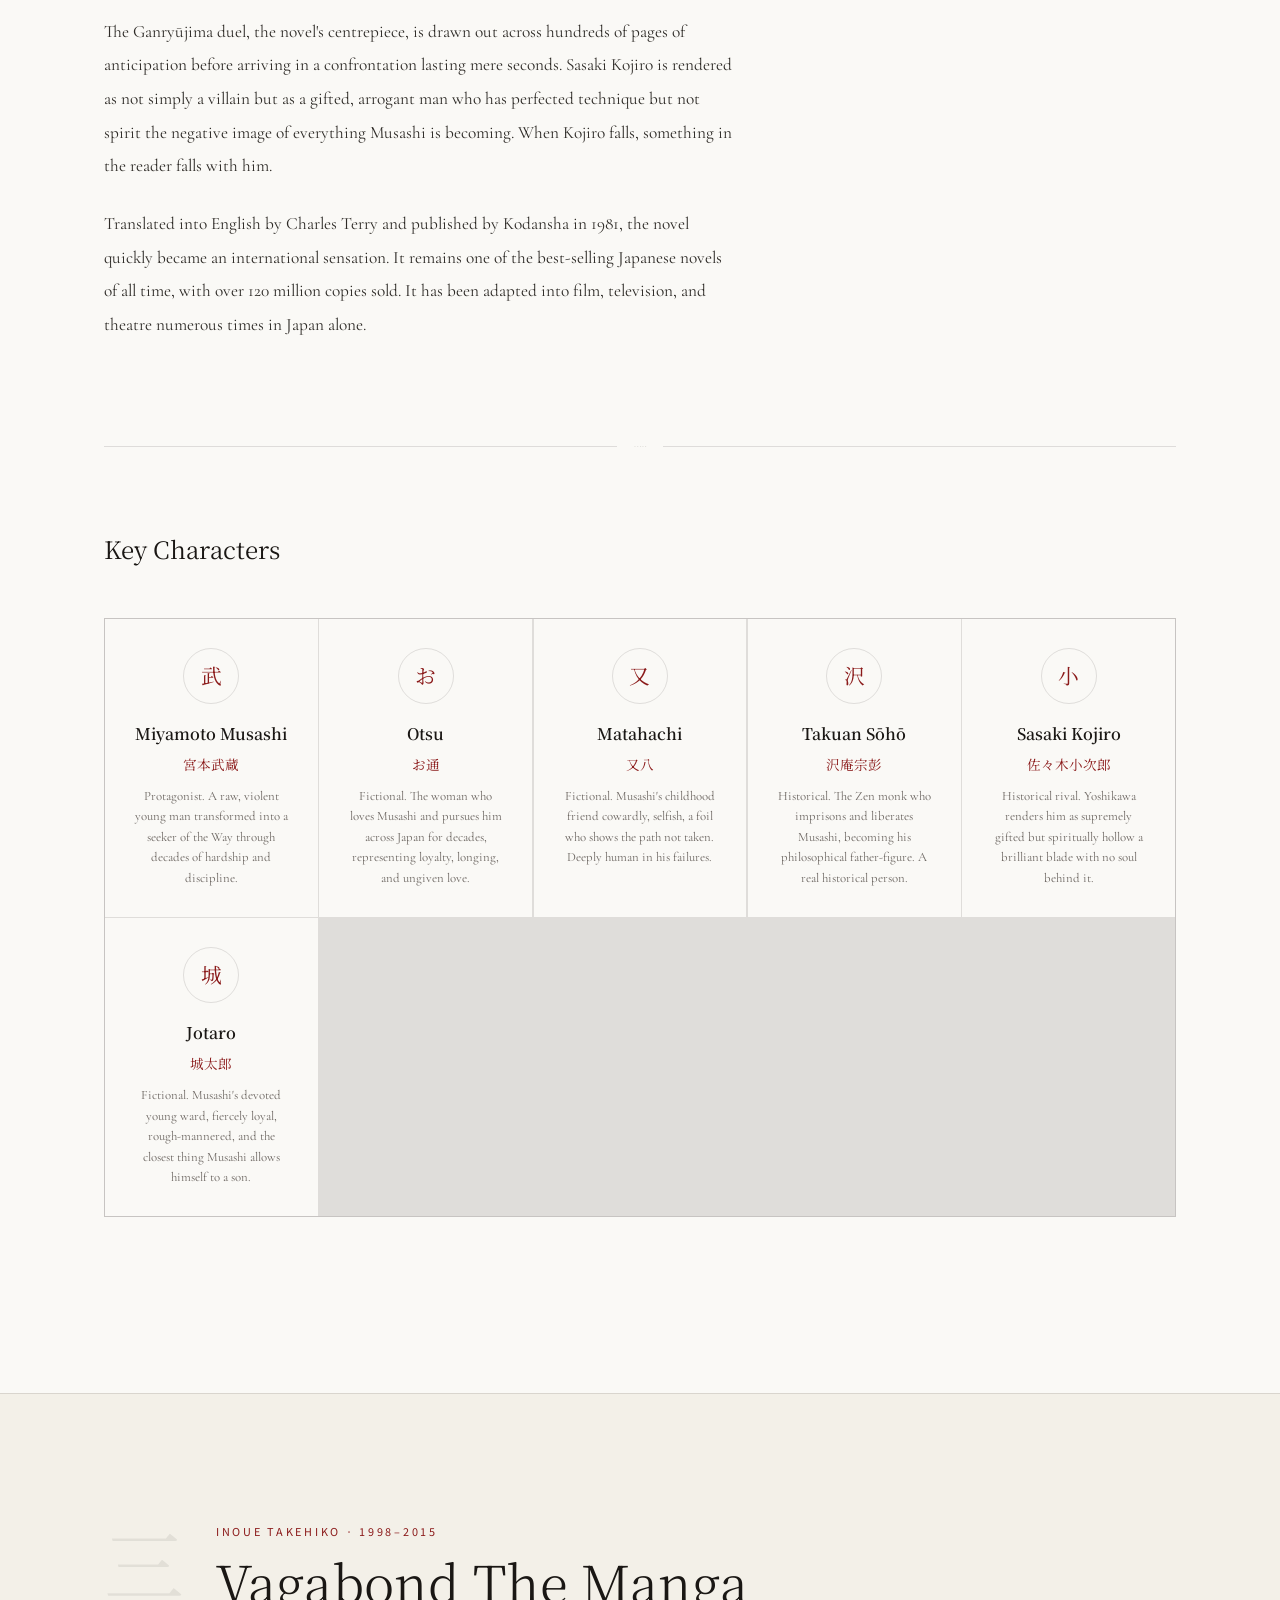
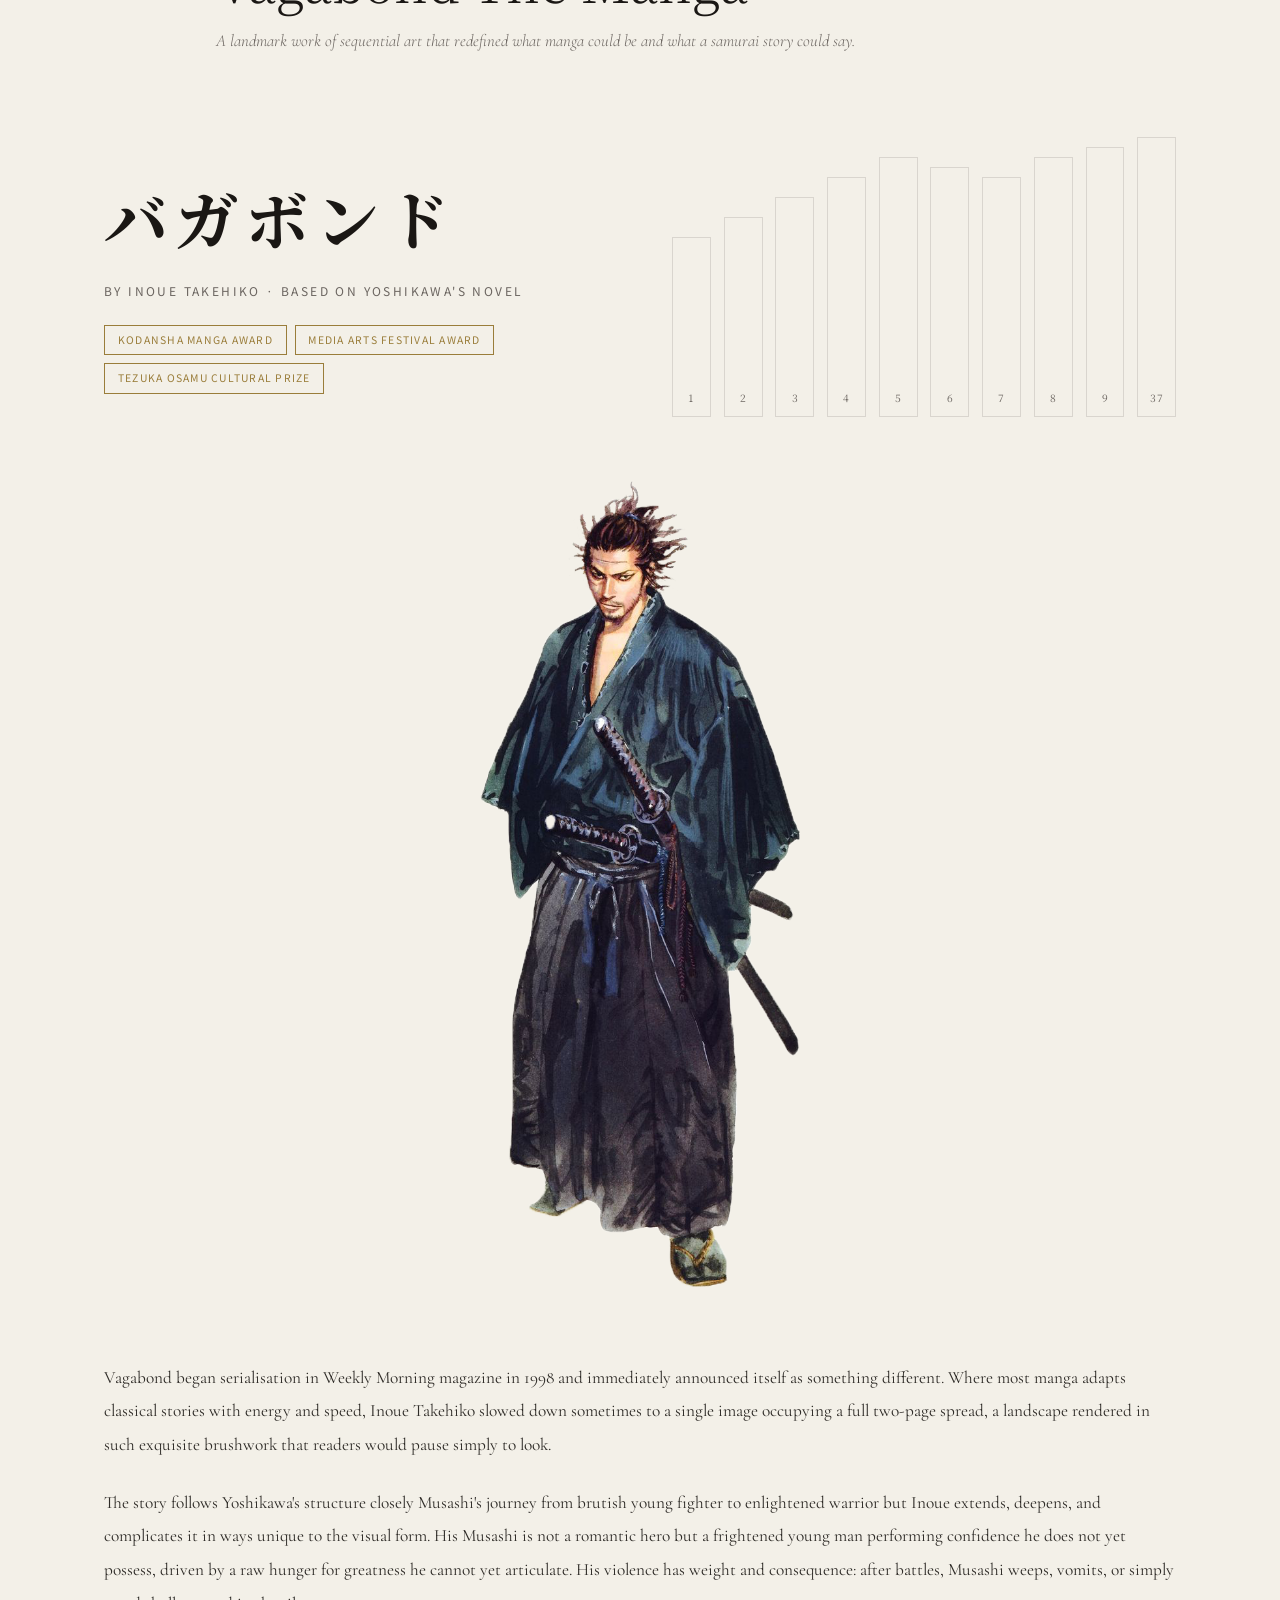
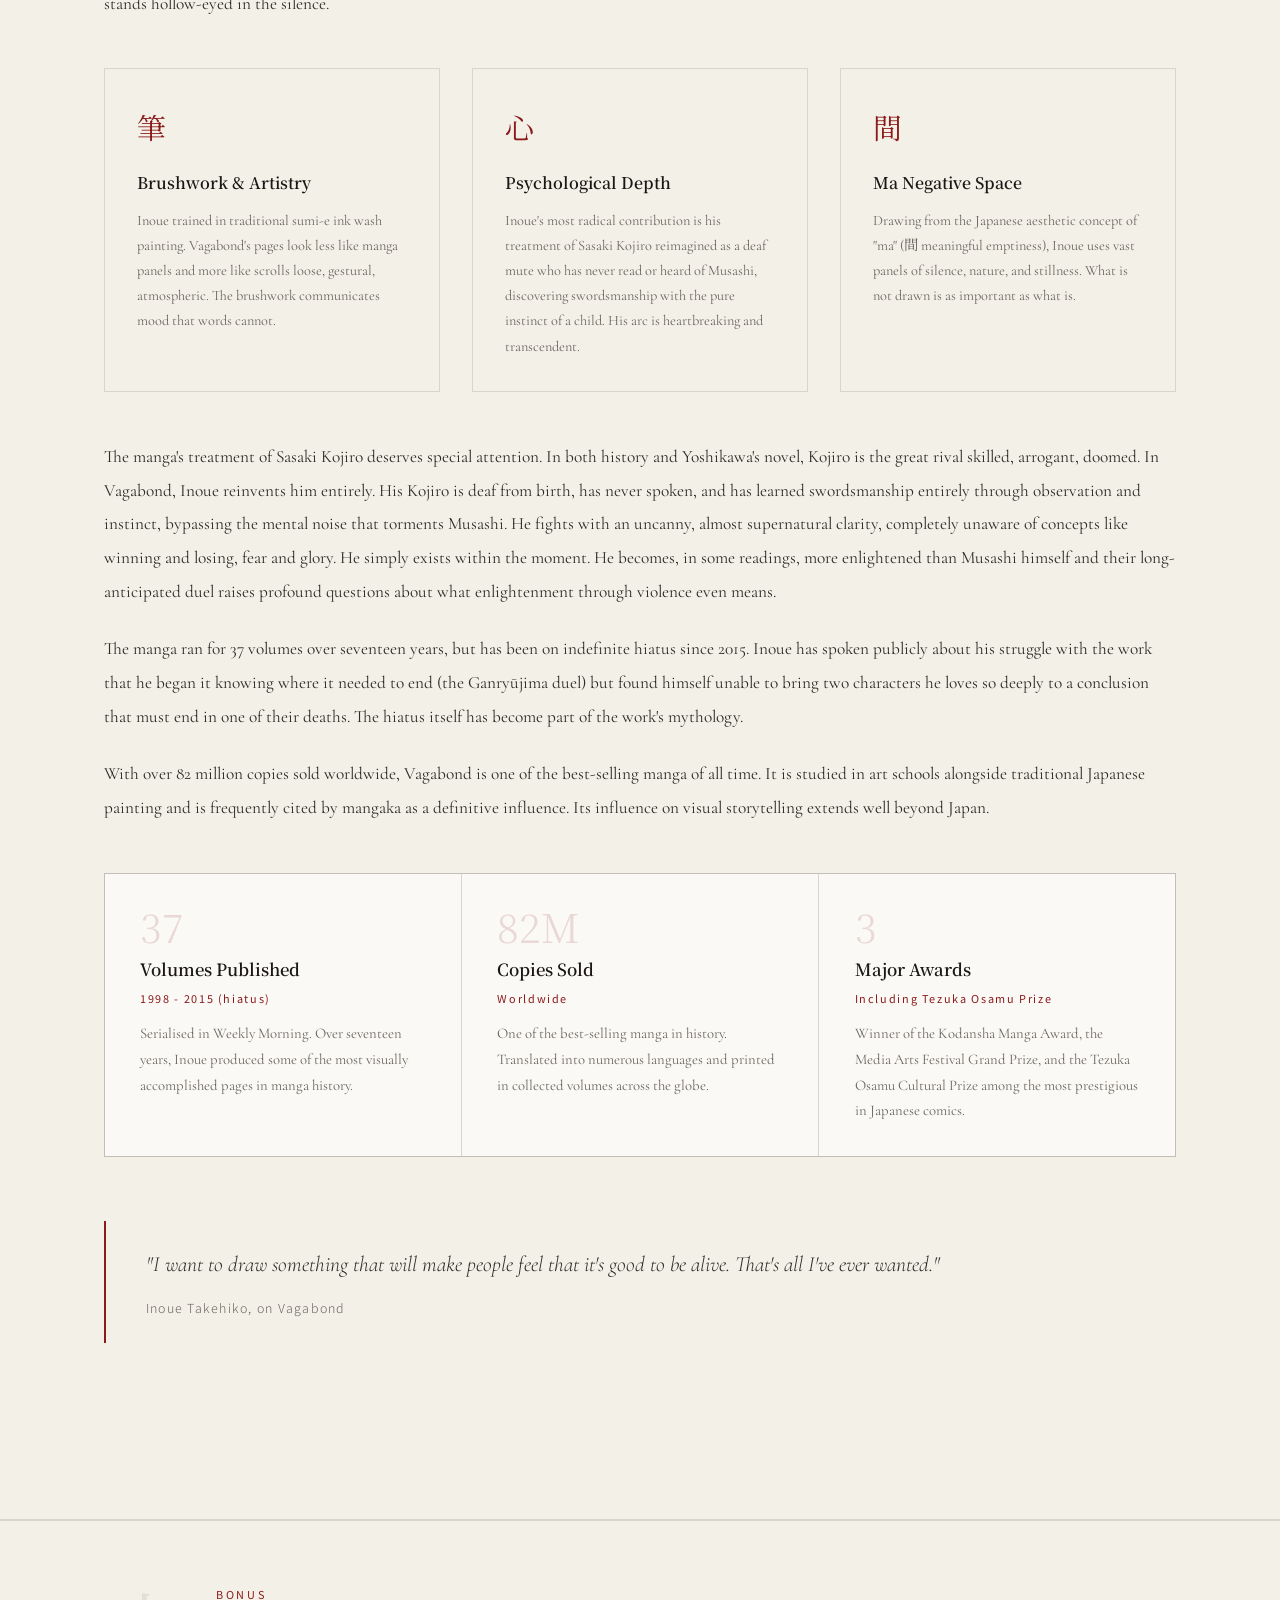
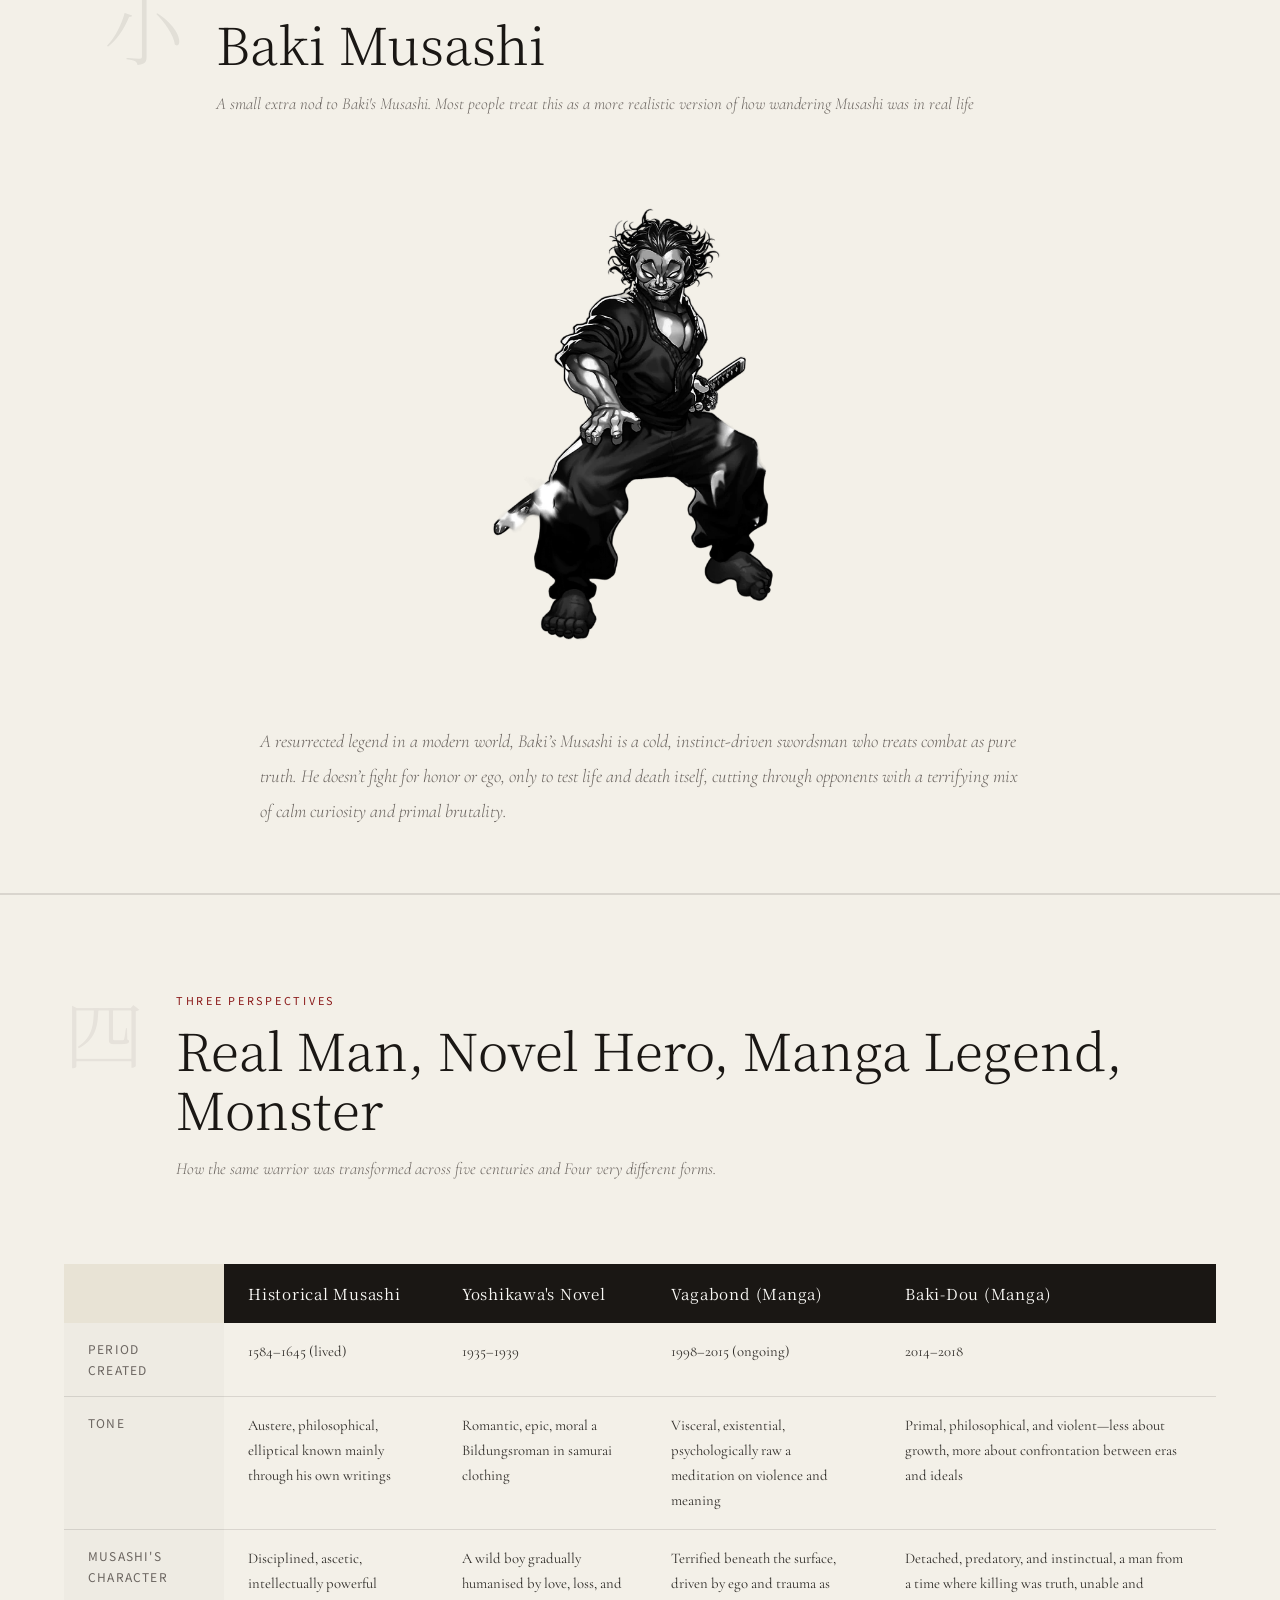
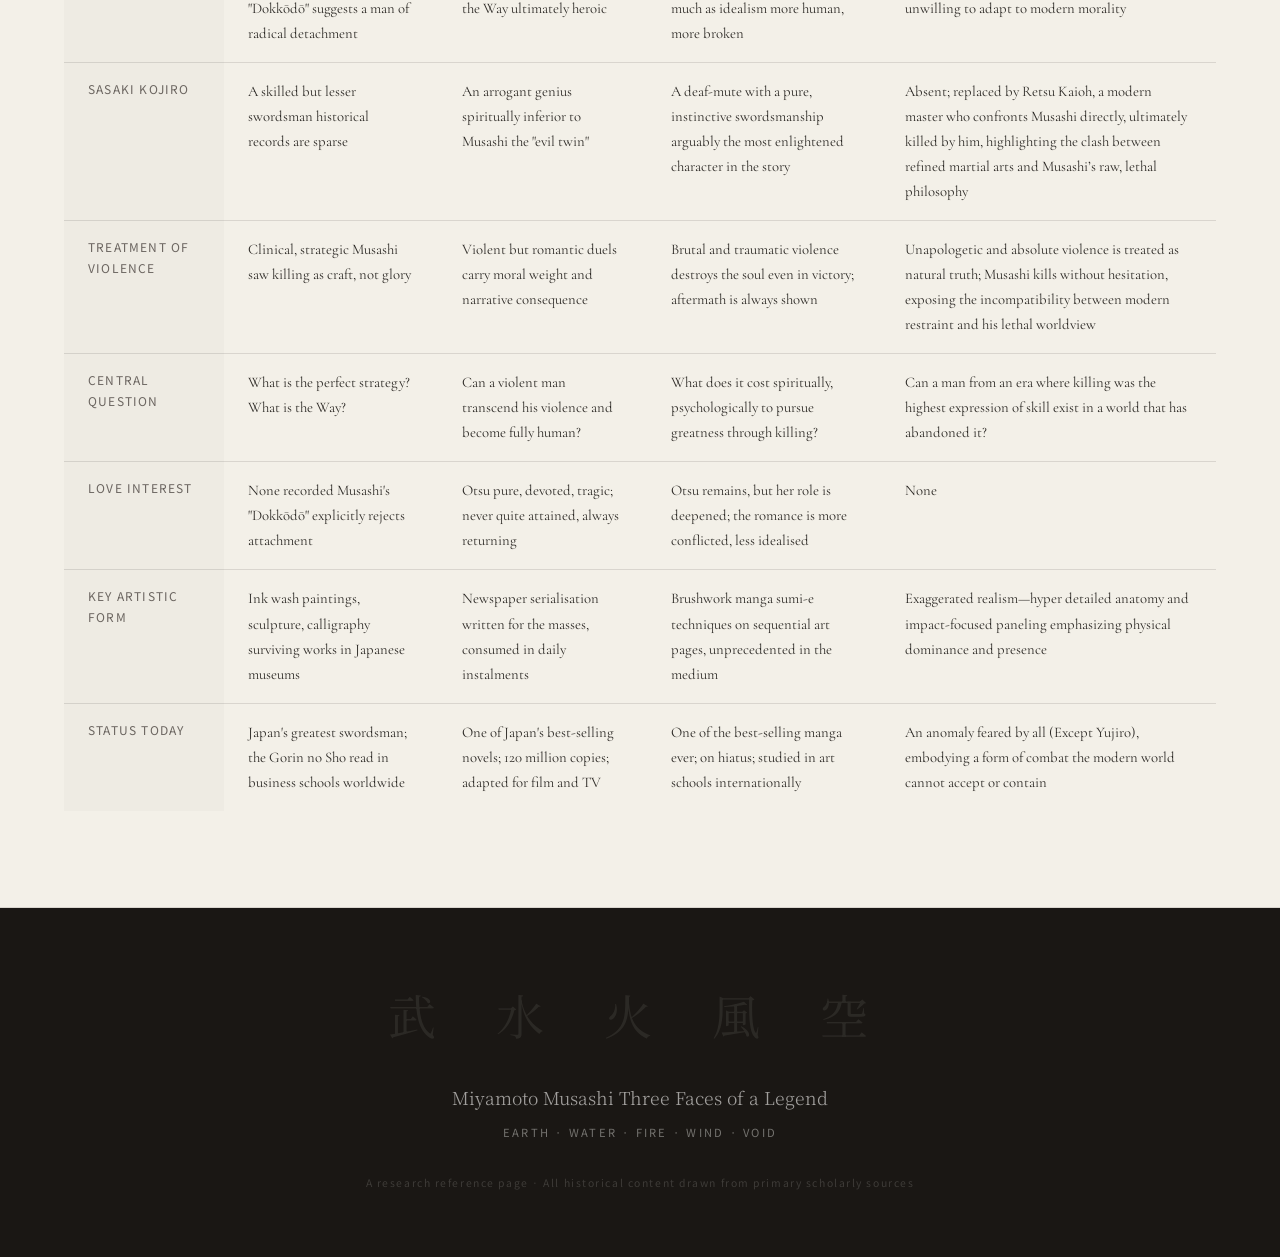
<file: musashi.html>
<!DOCTYPE html>
<html lang="en">
<head>
<meta charset="UTF-8">
<meta name="viewport" content="width=device-width, initial-scale=1.0">
<title>Miyamoto Musashi  The Way of the Sword</title>
<link rel="preconnect" href="https://fonts.googleapis.com">
<link href="https://fonts.googleapis.com/css2?family=Noto+Serif+JP:wght@300;400;600;700&family=Cormorant+Garamond:ital,wght@0,300;0,400;0,600;1,300;1,400&family=Noto+Sans+JP:wght@300;400&display=swap" rel="stylesheet">
<link rel="stylesheet" href="blade.css">
</head>
<body>

<!-- NAV -->
<nav>
  <a href="#" class="nav-logo"><span>宮</span> Musashi</a>
  <ul class="nav-links">
    <li><a href="#real">The Man</a></li>
    <li><a href="#novel">The Novel</a></li>
    <li><a href="#manga">The Manga</a></li>
    <li><a href="#compare">Compare</a></li>
  </ul>
</nav>

<!-- HERO -->
<div class="hero">
  <div class="hero-bg-kanji">武</div>
  <div class="hero-vertical-lines">
    <div class="vline" style="left: 20%;"></div>
    <div class="vline" style="left: 40%;"></div>
    <div class="vline" style="left: 60%;"></div>
    <div class="vline" style="left: 80%;"></div>
  </div>
  <div class="hero-content">
    <span class="hero-eyebrow">Japan's Greatest Swordsman</span>
    <h1 class="hero-title">
      Miyamoto Musashi
      <em>三つの顔</em>
    </h1>
    <span class="hero-kanji-inline">宮本武蔵</span>
    <p class="hero-dates">1584 - 1645</p>
    <p class="hero-quote">"There is nothing outside of yourself that can ever enable you to get better, stronger, richer, quicker, or smarter."</p>
    <a href="#real" class="hero-scroll">Scroll</a>
  </div>
</div>

<!-- PART I  REAL MUSASHI -->
<section id="real">
  <div class="section-header">
    <div class="section-number">一</div>
    <div class="section-header-text">
      <span class="section-tag">The Historical Record</span>
      <h2 class="section-title">The Real Miyamoto Musashi</h2>
      <p class="section-subtitle">Warrior, philosopher, artist  the man who won sixty duels and never once lost.</p>
    </div>
  </div>

  <div class="section-media">
    <img src="realmusashi.png" alt="Historical portrait of Miyamoto Musashi" class="section-image">
  </div>

  <div class="philosophy-grid">
    <div class="philosophy-text">
      <p>Born around 1584 in the Harima Province of Japan, Miyamoto Musashi  born Shinmen Takezō  would grow to become the most celebrated swordsman in Japanese history. He fought his first serious duel at the age of thirteen, defeating a seasoned warrior named Arima Kihei of the Shinto-ryū school, and never looked back.</p>
      <p>Musashi's style, which he called Niten Ichi-ryū  "Two Heavens as One"  was radical for its era. Rather than the conventional one-sword approach, he wielded both a long katana and a shorter wakizashi simultaneously, using them with devastating asymmetry. He believed the body itself was a weapon that had to be forged through austere discipline.</p>
      <p>He fought sixty duels across the span of his life and won every single one. He served in four major battles, beginning at Sekigahara in 1600  a formative conflict that shaped the Tokugawa era. Though he fought on the losing side of Sekigahara, he escaped and continued his warrior's pilgrimage across Japan, challenging schools and their masters.</p>
    </div>
    <div class="philosophy-principles">
      <div class="principle">
        <div class="principle-kanji">剣</div>
        <div class="principle-content">
          <div class="principle-title">Niten Ichi-ryū</div>
          <div class="principle-desc">His school of swordsmanship  "Two Heavens as One"  using the long and short sword simultaneously, an approach he refined over decades of lethal study.</div>
        </div>
      </div>
      <div class="principle">
        <div class="principle-kanji">道</div>
        <div class="principle-content">
          <div class="principle-title">Heihō  The Way of Strategy</div>
          <div class="principle-desc">Musashi saw swordsmanship not as mere technique but as a philosophical discipline, a lens through which all of human endeavour could be understood.</div>
        </div>
      </div>
      <div class="principle">
        <div class="principle-kanji">空</div>
        <div class="principle-content">
          <div class="principle-title">The Book of Five Rings</div>
          <div class="principle-desc">Dictated near the end of his life in a mountain cave, the Gorin no Sho is part military treatise, part philosophical text  still studied by business and martial arts practitioners today.</div>
        </div>
      </div>
      <div class="principle">
        <div class="principle-kanji">芸</div>
        <div class="principle-content">
          <div class="principle-title">Master of Many Arts</div>
          <div class="principle-desc">Musashi was also a gifted painter (ink wash), sculptor, and calligrapher. His works remain in Japanese museums and are recognised as national treasures.</div>
        </div>
      </div>
      <div class="principle">
        <div class="principle-kanji">無</div>
        <div class="principle-content">
          <div class="principle-title">Ascetic Life</div>
          <div class="principle-desc">He never married, refused positions of honour, bathed rarely, and was said to have a dishevelled appearance  deliberately divorcing himself from attachment and comfort.</div>
        </div>
      </div>
    </div>
  </div>

  <hr class="brush" style="margin: 5rem 0;">

  <h3 style="font-family:'Noto Serif JP',serif; font-size:1.5rem; font-weight:400; margin-bottom:3rem; color:var(--ink);">Life & Battles  A Chronicle</h3>

  <div class="timeline">
    <div class="timeline-item">
      <div class="timeline-dot"></div>
      <span class="timeline-year">c. 1584</span>
      <div class="timeline-event">Birth in Harima Province</div>
      <div class="timeline-desc">Born Shinmen Takezō in what is now Hyogo Prefecture. His father, Shinmen Munisai, was himself a skilled martial artist, and the young Musashi trained in the sword from childhood. His mother died early, and he was raised partly by an uncle.</div>
    </div>
    <div class="timeline-item">
      <div class="timeline-dot"></div>
      <span class="timeline-year">1596  Age 13</span>
      <div class="timeline-event">First Duel  Arima Kihei</div>
      <div class="timeline-desc">Musashi's first recorded duel. Arima Kihei, a traveller boasting of his Shinto-ryū technique, posted a public challenge in the village. The thirteen-year-old Musashi answered, knocked Kihei down with a wooden staff, and beat him to death when he rose again. A stunning beginning.</div>
    </div>
    <div class="timeline-item">
      <div class="timeline-dot"></div>
      <span class="timeline-year">1600</span>
      <div class="timeline-event">Battle of Sekigahara</div>
      <div class="timeline-desc">The defining battle of Japan's civil wars. Musashi fought on the western side of the Toyotomi clan against Tokugawa Ieyasu. Though the west was defeated, Musashi survived and began his musha shugyō  a warrior's pilgrimage  wandering Japan to seek out worthy opponents and deepen his mastery.</div>
    </div>
    <div class="timeline-item">
      <div class="timeline-dot"></div>
      <span class="timeline-year">1604  Age 20</span>
      <div class="timeline-event">Duels with the Yoshioka School</div>
      <div class="timeline-desc">The Yoshioka were the foremost swordfighting school in Kyoto, official instructors to the Ashikaga shogunate. Musashi challenged and defeated their master Yoshioka Seijuro, then his brother Yoshioka Denshichiro, and finally engaged the entire school in a group ambush  killing the young head and routing the survivors. The Yoshioka school never recovered.</div>
    </div>
    <div class="timeline-item">
      <div class="timeline-dot"></div>
      <span class="timeline-year">1612  Age 28</span>
      <div class="timeline-event">The Duel at Ganryūjima Island</div>
      <div class="timeline-desc">His most legendary confrontation. Sasaki Kojiro  known as "The Demon of the Western Provinces"  was famous for his long nodachi and a technique called "The Swallow Cut." Musashi arrived hours late to their appointed island duel, having slept in and carved a bokken (wooden sword) from his boat's oar on the way. He killed Kojiro with a single overhead strike. Musashi was 28; his legend was sealed.</div>
    </div>
    <div class="timeline-item">
      <div class="timeline-dot"></div>
      <span class="timeline-year">1615</span>
      <div class="timeline-event">Siege of Osaka</div>
      <div class="timeline-desc">Musashi participated in the siege under the Tokugawa banner, one of the last great military operations of the era. He reportedly narrowly escaped death when a bullet grazed his head. After the siege, he began settling into periods of artistic and philosophical pursuit alongside combat.</div>
    </div>
    <div class="timeline-item">
      <div class="timeline-dot"></div>
      <span class="timeline-year">1643–1645</span>
      <div class="timeline-event">Retreat to Reigandō Cave & The Gorin no Sho</div>
      <div class="timeline-desc">Suffering from what may have been thoracic cancer, Musashi retreated to the cave of Reigandō in Kumamoto. There, over the final two years of his life, he dictated the Gorin no Sho  The Book of Five Rings  to his devoted student Terao Magonojō. He died on May 19, 1645, shortly after completing it.</div>
    </div>
  </div>

  <hr class="brush" style="margin:5rem 0;">

  <h3 style="font-family:'Noto Serif JP',serif; font-size:1.5rem; font-weight:400; margin-bottom:2rem; color:var(--ink);">Notable Duels</h3>
  <div class="duel-grid">
    <div class="duel-card">
      <div class="duel-num">01</div>
      <div class="duel-name">Arima Kihei</div>
      <span class="duel-year">1596 · Age 13</span>
      <p class="duel-desc">A travelling swordsman of the Shinto-ryū. Musashi answered his public challenge and killed him with a wooden staff, marking the violent beginning of a lifelong unbeaten record.</p>
    </div>
    <div class="duel-card">
      <div class="duel-num">02</div>
      <div class="duel-name">Yoshioka Seijuro</div>
      <span class="duel-year">1604 · Kyoto</span>
      <p class="duel-desc">Head of the prestigious Yoshioka school and instructor to the Shogunate. Musashi defeated him, leaving him permanently maimed in the sword arm, ending his career as a master.</p>
    </div>
    <div class="duel-card">
      <div class="duel-num">03</div>
      <div class="duel-name">Yoshioka Denshichiro</div>
      <span class="duel-year">1604 · Kyoto</span>
      <p class="duel-desc">Seijuro's younger brother, seeking revenge. Musashi arrived late, then dispatched him in a single engagement  deliberately cultivating psychological pressure through his tardiness.</p>
    </div>
    <div class="duel-card">
      <div class="duel-num">04</div>
      <div class="duel-name">Yoshioka Clan  Group Battle</div>
      <span class="duel-year">1604 · Ichijoji</span>
      <p class="duel-desc">The Yoshioka marshalled dozens of swordsmen and archers to kill Musashi in an ambush. He fought through them, killed the young clan head Matashichiro, and escaped  effectively destroying the entire school.</p>
    </div>
    <div class="duel-card">
      <div class="duel-num">05</div>
      <div class="duel-name">Sasaki Kojiro</div>
      <span class="duel-year">1612 · Ganryūjima Island</span>
      <p class="duel-desc">The most celebrated duel in Japanese history. Kojiro, famous for his lethal "Swallow Cut," was killed with a wooden sword carved from a boat's oar. Musashi arrived hours late, in rags, still half-asleep.</p>
    </div>
    <div class="duel-card">
      <div class="duel-num">60</div>
      <div class="duel-name">The Final Count</div>
      <span class="duel-year">1584–1612</span>
      <p class="duel-desc">By his own account in the Gorin no Sho, Musashi fought sixty duels across his life and lost none. He retired from formal duelling after Ganryūjima, declaring that further victory required no further proof.</p>
    </div>
  </div>

  <div class="pullquote">
    "Today is victory over yourself of yesterday; tomorrow is your victory over lesser men."
    <cite> The Book of Five Rings (Gorin no Sho), Miyamoto Musashi, c. 1643</cite>
  </div>

</section>

<!-- WIDE QUOTE BAND -->
<div class="wide-quote">
  <p class="wide-quote-text">"The way of the warrior is resolute acceptance of death. It is not that one simply closes his eyes and leaps  it is that one has considered death fully and found it not to be feared."</p>
  <p class="wide-quote-attr">Miyamoto Musashi  Dokkōdō (The Way of Walking Alone), written nine days before his death</p>
</div>

<!-- PART II  THE NOVEL -->
<section id="novel">
  <div class="section-header">
    <div class="section-number">二</div>
    <div class="section-header-text">
      <span class="section-tag">Eiji Yoshikawa · 1935–1939</span>
      <h2 class="section-title">Musashi  The Novel</h2>
      <p class="section-subtitle">The definitive fictional reimagining that turned a legendary swordsman into a modern literary hero.</p>
    </div>
  </div>

  <div class="novel-layout">
    <div class="novel-text">
      <p>Eiji Yoshikawa's Musashi is not simply a novel  it is a national institution. First serialised in the Asahi Shimbun newspaper between 1935 and 1939, it was read by millions across a Japan in the grip of rising militarism. The irony is poignant: Yoshikawa's Musashi is not a jingoistic warrior but a deeply conflicted man seeking to transcend violence and discover true meaning through the Way of the Sword.</p>

      <p>The novel begins not with a warrior but with a boy. Shinmen Takezō  crude, violent, and barely literate  survives the Battle of Sekigahara in 1600 and returns to his village as little more than a dangerous fugitive. He is captured and imprisoned for three years in a castle tower by the monk Takuan Sōhō, who becomes his spiritual guide. When he emerges, he is renamed Miyamoto Musashi and begins a decade-long pilgrimage to discover what it truly means to be a human being.</p>

      <p>This is the engine of the novel: not the duels, though they are spectacular, but the man's interior journey. Yoshikawa creates several fictional characters who orbit Musashi's story  the devoted and heartbreaking Otsu, who spends the entire novel searching for him; the fiery and impetuous Matahachi, his childhood friend who repeatedly fails to find the courage Musashi has; and the young Jotaro, Musashi's adopted ward, full of rough-edged loyalty.</p>

      <div class="pullquote">
        "There is no true path without stumbling  but the stumbling is not the path. Rise again. The path is in the rising."
        <cite> Eiji Yoshikawa, Musashi (1935–1939)</cite>
      </div>

      <h3 style="font-family:'Noto Serif JP',serif; font-size:1.3rem; font-weight:400; margin: 2.5rem 0 1.2rem; color:var(--ink);">The Seven Books</h3>
      <div class="chapter-list">
        <div class="chapter-item">
          <span class="chapter-num">Book I</span>
          <span class="chapter-name">Earth</span>
          <span class="chapter-note">Sekigahara & imprisonment</span>
        </div>
        <div class="chapter-item">
          <span class="chapter-num">Book II</span>
          <span class="chapter-name">Water</span>
          <span class="chapter-note">The wandering begins</span>
        </div>
        <div class="chapter-item">
          <span class="chapter-num">Book III</span>
          <span class="chapter-name">Fire</span>
          <span class="chapter-note">The Yoshioka duels</span>
        </div>
        <div class="chapter-item">
          <span class="chapter-num">Book IV</span>
          <span class="chapter-name">Wind</span>
          <span class="chapter-note">Philosophical growth</span>
        </div>
        <div class="chapter-item">
          <span class="chapter-num">Book V</span>
          <span class="chapter-name">Sky</span>
          <span class="chapter-note">Journey to Edo</span>
        </div>
        <div class="chapter-item">
          <span class="chapter-num">Book VI</span>
          <span class="chapter-name">Sun & Moon</span>
          <span class="chapter-note">Towards Ganryūjima</span>
        </div>
        <div class="chapter-item">
          <span class="chapter-num">Book VII</span>
          <span class="chapter-name">The Perfect Light</span>
          <span class="chapter-note">The final duel</span>
        </div>
      </div>

      <p>The prose moves with a cinematic rhythm  long plains of quietude punctured by sudden, crystalline violence. Yoshikawa avoids romanticising brutality. Every duel in the novel carries weight; every death is felt. Yet the story's true power lies in its quieter passages: Musashi labouring on a farm to prove humility, carving wooden swords for peasant children, sitting in silence before a temple at dawn.</p>

      <p>The Ganryūjima duel, the novel's centrepiece, is drawn out across hundreds of pages of anticipation before arriving in a confrontation lasting mere seconds. Sasaki Kojiro is rendered as not simply a villain but as a gifted, arrogant man who has perfected technique but not spirit  the negative image of everything Musashi is becoming. When Kojiro falls, something in the reader falls with him.</p>

      <p>Translated into English by Charles Terry and published by Kodansha in 1981, the novel quickly became an international sensation. It remains one of the best-selling Japanese novels of all time, with over 120 million copies sold. It has been adapted into film, television, and theatre numerous times in Japan alone.</p>
    </div>

    <div class="book-visual">
      <div class="book-cover">
        <div class="book-cover-kanji">武蔵</div>
        <div class="book-cover-title">Musashi</div>
        <div class="book-cover-author">Eiji Yoshikawa</div>
      </div>
      <div class="book-info">
        <div class="book-stat">
          <span class="book-stat-label">Author</span>
          <span class="book-stat-val">Eiji Yoshikawa</span>
        </div>
        <div class="book-stat">
          <span class="book-stat-label">Serialised</span>
          <span class="book-stat-val">1935 – 1939</span>
        </div>
        <div class="book-stat">
          <span class="book-stat-label">Publisher</span>
          <span class="book-stat-val">Asahi Shimbun</span>
        </div>
        <div class="book-stat">
          <span class="book-stat-label">Books</span>
          <span class="book-stat-val">Seven volumes</span>
        </div>
        <div class="book-stat">
          <span class="book-stat-label">English Trans.</span>
          <span class="book-stat-val">1981, Charles Terry</span>
        </div>
        <div class="book-stat">
          <span class="book-stat-label">Copies Sold</span>
          <span class="book-stat-val">120 million+</span>
        </div>
        <div class="book-stat">
          <span class="book-stat-label">Legacy</span>
          <span class="book-stat-val">National classic</span>
        </div>
      </div>
    </div>
  </div>

  <hr class="brush" style="margin:5rem 0;">

  <h3 style="font-family:'Noto Serif JP',serif; font-size:1.5rem; font-weight:400; margin-bottom:2rem; color:var(--ink);">Key Characters</h3>
  <div class="characters-grid">
    <div class="character-card">
      <div class="char-initial">武</div>
      <div class="char-name">Miyamoto Musashi</div>
      <div class="char-kanji">宮本武蔵</div>
      <div class="char-role">Protagonist. A raw, violent young man transformed into a seeker of the Way through decades of hardship and discipline.</div>
    </div>
    <div class="character-card">
      <div class="char-initial">お</div>
      <div class="char-name">Otsu</div>
      <div class="char-kanji">お通</div>
      <div class="char-role">Fictional. The woman who loves Musashi and pursues him across Japan for decades, representing loyalty, longing, and ungiven love.</div>
    </div>
    <div class="character-card">
      <div class="char-initial">又</div>
      <div class="char-name">Matahachi</div>
      <div class="char-kanji">又八</div>
      <div class="char-role">Fictional. Musashi's childhood friend  cowardly, selfish, a foil who shows the path not taken. Deeply human in his failures.</div>
    </div>
    <div class="character-card">
      <div class="char-initial">沢</div>
      <div class="char-name">Takuan Sōhō</div>
      <div class="char-kanji">沢庵宗彭</div>
      <div class="char-role">Historical. The Zen monk who imprisons and liberates Musashi, becoming his philosophical father-figure. A real historical person.</div>
    </div>
    <div class="character-card">
      <div class="char-initial">小</div>
      <div class="char-name">Sasaki Kojiro</div>
      <div class="char-kanji">佐々木小次郎</div>
      <div class="char-role">Historical rival. Yoshikawa renders him as supremely gifted but spiritually hollow  a brilliant blade with no soul behind it.</div>
    </div>
    <div class="character-card">
      <div class="char-initial">城</div>
      <div class="char-name">Jotaro</div>
      <div class="char-kanji">城太郎</div>
      <div class="char-role">Fictional. Musashi's devoted young ward, fiercely loyal, rough-mannered, and the closest thing Musashi allows himself to a son.</div>
    </div>
  </div>
</section>

<!-- PART III  MANGA -->
<section id="manga" class="section-full band" style="padding:0;">
  <div style="max-width:1200px; margin:0 auto; padding:8rem 4rem;">

    <div class="section-header">
      <div class="section-number">三</div>
      <div class="section-header-text">
        <span class="section-tag">Inoue Takehiko · 1998–2015</span>
        <h2 class="section-title">Vagabond  The Manga</h2>
        <p class="section-subtitle">A landmark work of sequential art that redefined what manga could be  and what a samurai story could say.</p>
      </div>
    </div>

    <div class="manga-intro">
      <div class="manga-title-block">
        <span class="manga-title-jp">バガボンド</span>
        <p class="manga-by">By Inoue Takehiko · Based on Yoshikawa's novel</p>
        <div class="manga-awards">
          <span class="award-badge">Kodansha Manga Award</span>
          <span class="award-badge">Media Arts Festival Award</span>
          <span class="award-badge">Tezuka Osamu Cultural Prize</span>
        </div>
      </div>
      <div class="manga-visual">
        <div class="manga-volume mv-1">1</div>
        <div class="manga-volume mv-2">2</div>
        <div class="manga-volume mv-3">3</div>
        <div class="manga-volume mv-4">4</div>
        <div class="manga-volume mv-5">5</div>
        <div class="manga-volume mv-6">6</div>
        <div class="manga-volume mv-7">7</div>
        <div class="manga-volume mv-8">8</div>
        <div class="manga-volume mv-9">9</div>
        <div class="manga-volume mv-10">37</div>
      </div>
    </div>

    <div class="section-media">
      <img src="kindpng_1039648.png" alt="Vagabond manga art" class="section-image section-image--no-frame">
    </div>

    <div class="manga-text">
      <p>Vagabond began serialisation in Weekly Morning magazine in 1998 and immediately announced itself as something different. Where most manga adapts classical stories with energy and speed, Inoue Takehiko slowed down  sometimes to a single image occupying a full two-page spread, a landscape rendered in such exquisite brushwork that readers would pause simply to look.</p>

      <p>The story follows Yoshikawa's structure closely  Musashi's journey from brutish young fighter to enlightened warrior  but Inoue extends, deepens, and complicates it in ways unique to the visual form. His Musashi is not a romantic hero but a frightened young man performing confidence he does not yet possess, driven by a raw hunger for greatness he cannot yet articulate. His violence has weight and consequence: after battles, Musashi weeps, vomits, or simply stands hollow-eyed in the silence.</p>
    </div>

    <div class="manga-features">
      <div class="manga-feature">
        <span class="feature-icon">筆</span>
        <div class="feature-title">Brushwork & Artistry</div>
        <div class="feature-desc">Inoue trained in traditional sumi-e ink wash painting. Vagabond's pages look less like manga panels and more like scrolls  loose, gestural, atmospheric. The brushwork communicates mood that words cannot.</div>
      </div>
      <div class="manga-feature">
        <span class="feature-icon">心</span>
        <div class="feature-title">Psychological Depth</div>
        <div class="feature-desc">Inoue's most radical contribution is his treatment of Sasaki Kojiro  reimagined as a deaf mute who has never read or heard of Musashi, discovering swordsmanship with the pure instinct of a child. His arc is heartbreaking and transcendent.</div>
      </div>
      <div class="manga-feature">
        <span class="feature-icon">間</span>
        <div class="feature-title">Ma  Negative Space</div>
        <div class="feature-desc">Drawing from the Japanese aesthetic concept of "ma" (間  meaningful emptiness), Inoue uses vast panels of silence, nature, and stillness. What is not drawn is as important as what is.</div>
      </div>
    </div>

    <div class="manga-text">
      <p>The manga's treatment of Sasaki Kojiro deserves special attention. In both history and Yoshikawa's novel, Kojiro is the great rival skilled, arrogant, doomed. In Vagabond, Inoue reinvents him entirely. His Kojiro is deaf from birth, has never spoken, and has learned swordsmanship entirely through observation and instinct, bypassing the mental noise that torments Musashi. He fights with an uncanny, almost supernatural clarity, completely unaware of concepts like winning and losing, fear and glory. He simply exists within the moment. He becomes, in some readings, more enlightened than Musashi himself and their long-anticipated duel raises profound questions about what enlightenment through violence even means.</p>

      <p>The manga ran for 37 volumes over seventeen years, but has been on indefinite hiatus since 2015. Inoue has spoken publicly about his struggle with the work that he began it knowing where it needed to end (the Ganryūjima duel) but found himself unable to bring two characters he loves so deeply to a conclusion that must end in one of their deaths. The hiatus itself has become part of the work's mythology.</p>

      <p>With over 82 million copies sold worldwide, Vagabond is one of the best-selling manga of all time. It is studied in art schools alongside traditional Japanese painting and is frequently cited by mangaka as a definitive influence. Its influence on visual storytelling extends well beyond Japan.</p>
    </div>

    <div class="duel-grid" style="margin-top:3rem;">
      <div class="duel-card">
        <div class="duel-num">37</div>
        <div class="duel-name">Volumes Published</div>
        <span class="duel-year">1998 - 2015 (hiatus)</span>
        <p class="duel-desc">Serialised in Weekly Morning. Over seventeen years, Inoue produced some of the most visually accomplished pages in manga history.</p>
      </div>
      <div class="duel-card">
        <div class="duel-num">82M</div>
        <div class="duel-name">Copies Sold</div>
        <span class="duel-year">Worldwide</span>
        <p class="duel-desc">One of the best-selling manga in history. Translated into numerous languages and printed in collected volumes across the globe.</p>
      </div>
      <div class="duel-card">
        <div class="duel-num">3</div>
        <div class="duel-name">Major Awards</div>
        <span class="duel-year">Including Tezuka Osamu Prize</span>
        <p class="duel-desc">Winner of the Kodansha Manga Award, the Media Arts Festival Grand Prize, and the Tezuka Osamu Cultural Prize among the most prestigious in Japanese comics.</p>
      </div>
    </div>

    <div class="pullquote" style="margin-top:4rem;">
      "I want to draw something that will make people feel that it's good to be alive. That's all I've ever wanted."
      <cite> Inoue Takehiko, on Vagabond</cite>
    </div>

  </div>
</section>

<!-- BONUS SECTION -->
<section id="bonus" class="section-full band" style="padding:0;">
  <div style="max-width:1200px; margin:0 auto; padding:4rem 4rem;">
    <div class="section-header">
      <div class="section-number">小</div>
      <div class="section-header-text">
        <span class="section-tag">Bonus</span>
        <h2 class="section-title">Baki Musashi</h2>
        <p class="section-subtitle">A small extra nod to Baki's Musashi. Most people treat this as a more realistic version of how wandering Musashi was in real life</p>
      </div>
    </div>

    <div class="section-media">
      <img src="bakiM.png" alt="Additional Musashi artwork" class="section-image section-image--no-frame">
    </div>

    <p class="hero-quote" style="max-width:760px; margin:0 auto;">A resurrected legend in a modern world, Baki’s Musashi is a cold, instinct-driven swordsman who treats combat as pure truth. He doesn’t fight for honor or ego, only to test life and death itself, cutting through opponents with a terrifying mix of calm curiosity and primal brutality.</p>
  </div>
</section>

<!-- COMPARE TABLE -->
<div class="compare-section" id="compare">
  <div class="compare-inner">
    <div class="section-header">
      <div class="section-number" style="color:rgba(26,23,20,0.06);">四</div>
      <div class="section-header-text">
        <span class="section-tag">Three Perspectives</span>
        <h2 class="section-title">Real Man, Novel Hero, Manga Legend, Monster</h2>
        <p class="section-subtitle">How the same warrior was transformed across five centuries and Four very different forms.</p>
      </div>
    </div>
    <table class="compare-table">
      <thead>
        <tr>
          <th></th>
          <th>Historical Musashi</th>
          <th>Yoshikawa's Novel</th>
          <th>Vagabond (Manga)</th>
          <th>Baki-Dou (Manga)</th>
        </tr>
      </thead>
      <tbody>
        <tr>
          <td>Period Created</td>
          <td>1584–1645 (lived)</td>
          <td>1935–1939</td>
          <td>1998–2015 (ongoing)</td>
          <td>2014–2018</td>
        </tr>
        <tr>
          <td>Tone</td>
          <td>Austere, philosophical, elliptical known mainly through his own writings</td>
          <td>Romantic, epic, moral a Bildungsroman in samurai clothing</td>
          <td>Visceral, existential, psychologically raw a meditation on violence and meaning</td>
          <td>Primal, philosophical, and violent—less about growth, more about confrontation between eras and ideals</td>
        </tr>
        <tr>
          <td>Musashi's Character</td>
          <td>Disciplined, ascetic, intellectually powerful "Dokkōdō" suggests a man of radical detachment</td>
          <td>A wild boy gradually humanised by love, loss, and the Way ultimately heroic</td>
          <td>Terrified beneath the surface, driven by ego and trauma as much as idealism more human, more broken</td>
          <td>Detached, predatory, and instinctual, a man from a time where killing was truth, unable and unwilling to adapt to modern morality</td>
        </tr>
        <tr>
          <td>Sasaki Kojiro</td>
          <td>A skilled but lesser swordsman historical records are sparse</td>
          <td>An arrogant genius spiritually inferior to Musashi the "evil twin"</td>
          <td>A deaf-mute with a pure, instinctive swordsmanship arguably the most enlightened character in the story</td>
          <td>Absent; replaced by Retsu Kaioh, a modern master who confronts Musashi directly, ultimately killed by him, highlighting the clash between refined martial arts and Musashi’s raw, lethal philosophy</td>
        </tr>
        <tr>
          <td>Treatment of Violence</td>
          <td>Clinical, strategic Musashi saw killing as craft, not glory</td>
          <td>Violent but romantic duels carry moral weight and narrative consequence</td>
          <td>Brutal and traumatic violence destroys the soul even in victory; aftermath is always shown</td>
          <td>Unapologetic and absolute violence is treated as natural truth; Musashi kills without hesitation, exposing the incompatibility between modern restraint and his lethal worldview</td>
        </tr>
        <tr>
          <td>Central Question</td>
          <td>What is the perfect strategy? What is the Way?</td>
          <td>Can a violent man transcend his violence and become fully human?</td>
          <td>What does it cost  spiritually, psychologically  to pursue greatness through killing?</td>
          <td>Can a man from an era where killing was the highest expression of skill exist in a world that has abandoned it?</td>
        </tr>
        <tr>
          <td>Love Interest</td>
          <td>None recorded  Musashi's "Dokkōdō" explicitly rejects attachment</td>
          <td>Otsu  pure, devoted, tragic; never quite attained, always returning</td>
          <td>Otsu remains, but her role is deepened; the romance is more conflicted, less idealised</td>
          <td>None</td>
        </tr>
        <tr>
          <td>Key Artistic Form</td>
          <td>Ink wash paintings, sculpture, calligraphy  surviving works in Japanese museums</td>
          <td>Newspaper serialisation  written for the masses, consumed in daily instalments</td>
          <td>Brushwork manga  sumi-e techniques on sequential art pages, unprecedented in the medium</td>
          <td>Exaggerated realism—hyper detailed anatomy and impact-focused paneling emphasizing physical dominance and presence</td>
        </tr>
        <tr>
          <td>Status Today</td>
          <td>Japan's greatest swordsman; the Gorin no Sho read in business schools worldwide</td>
          <td>One of Japan's best-selling novels; 120 million copies; adapted for film and TV</td>
          <td>One of the best-selling manga ever; on hiatus; studied in art schools internationally</td>
          <td>An anomaly feared by all (Except Yujiro), embodying a form of combat the modern world cannot accept or contain</td>
        </tr>
      </tbody>
    </table>
  </div>
</div>

<!-- FOOTER -->
<footer>
  <span class="footer-kanji">武 水 火 風 空</span>
  <p class="footer-title">Miyamoto Musashi  Three Faces of a Legend</p>
  <p class="footer-sub">Earth · Water · Fire · Wind · Void</p>
  <div style="margin-top:2rem; font-family:'Noto Sans JP',sans-serif; font-size:0.65rem; letter-spacing:0.15em; opacity:0.4;">
    A research reference page · All historical content drawn from primary scholarly sources
  </div>
</footer>


</body>
</html>
</file>
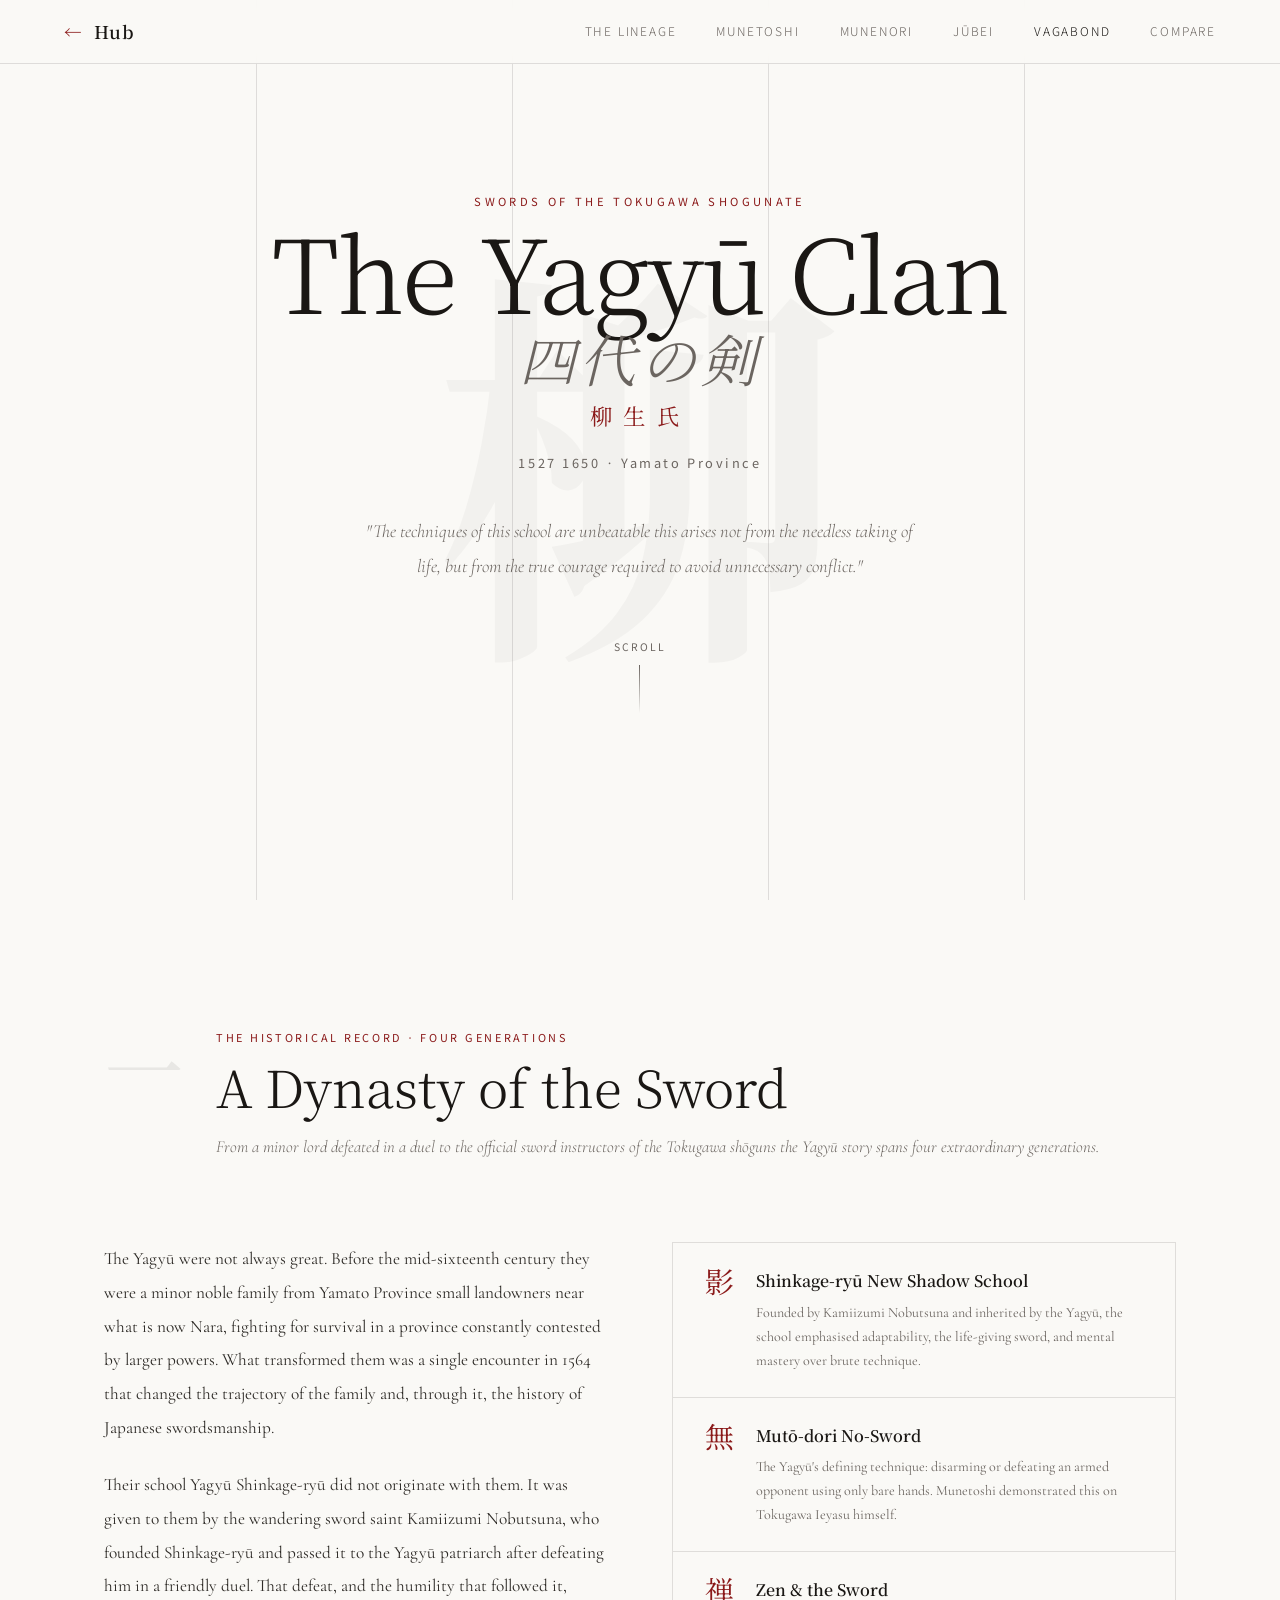
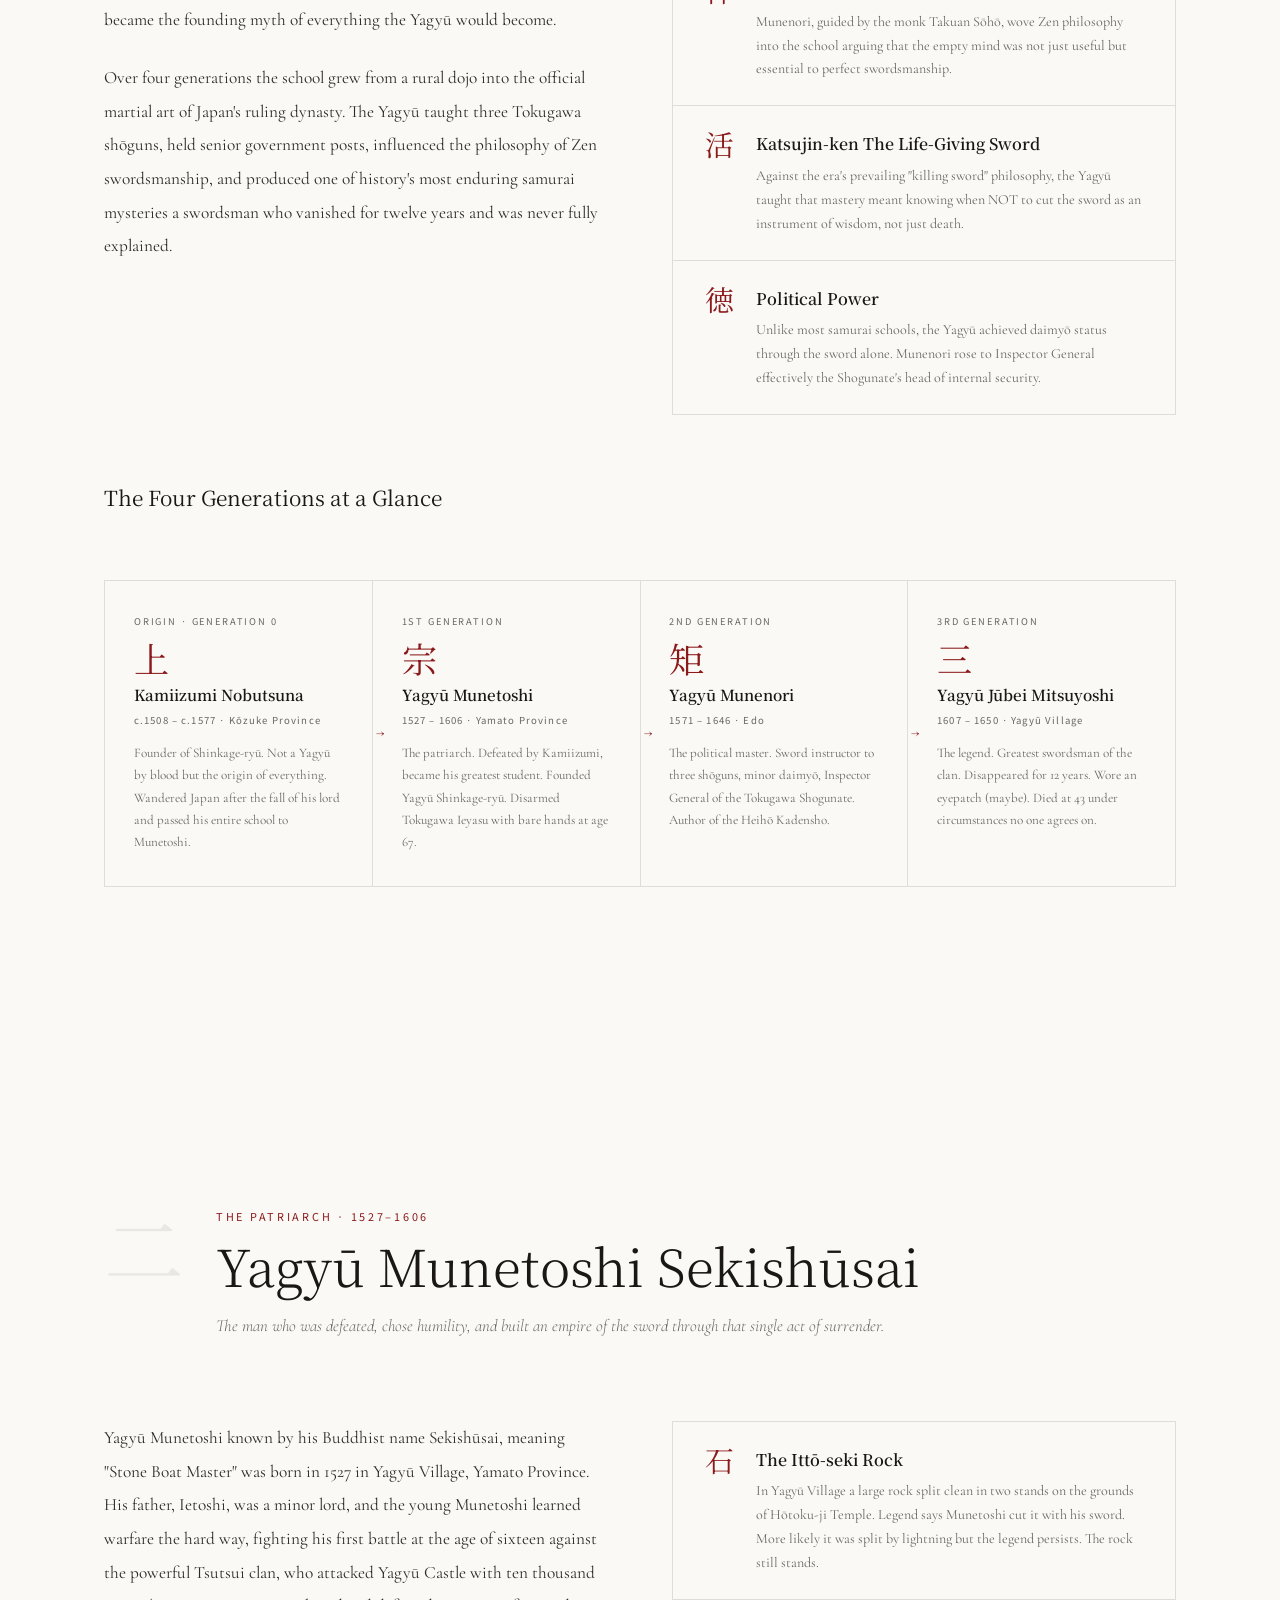
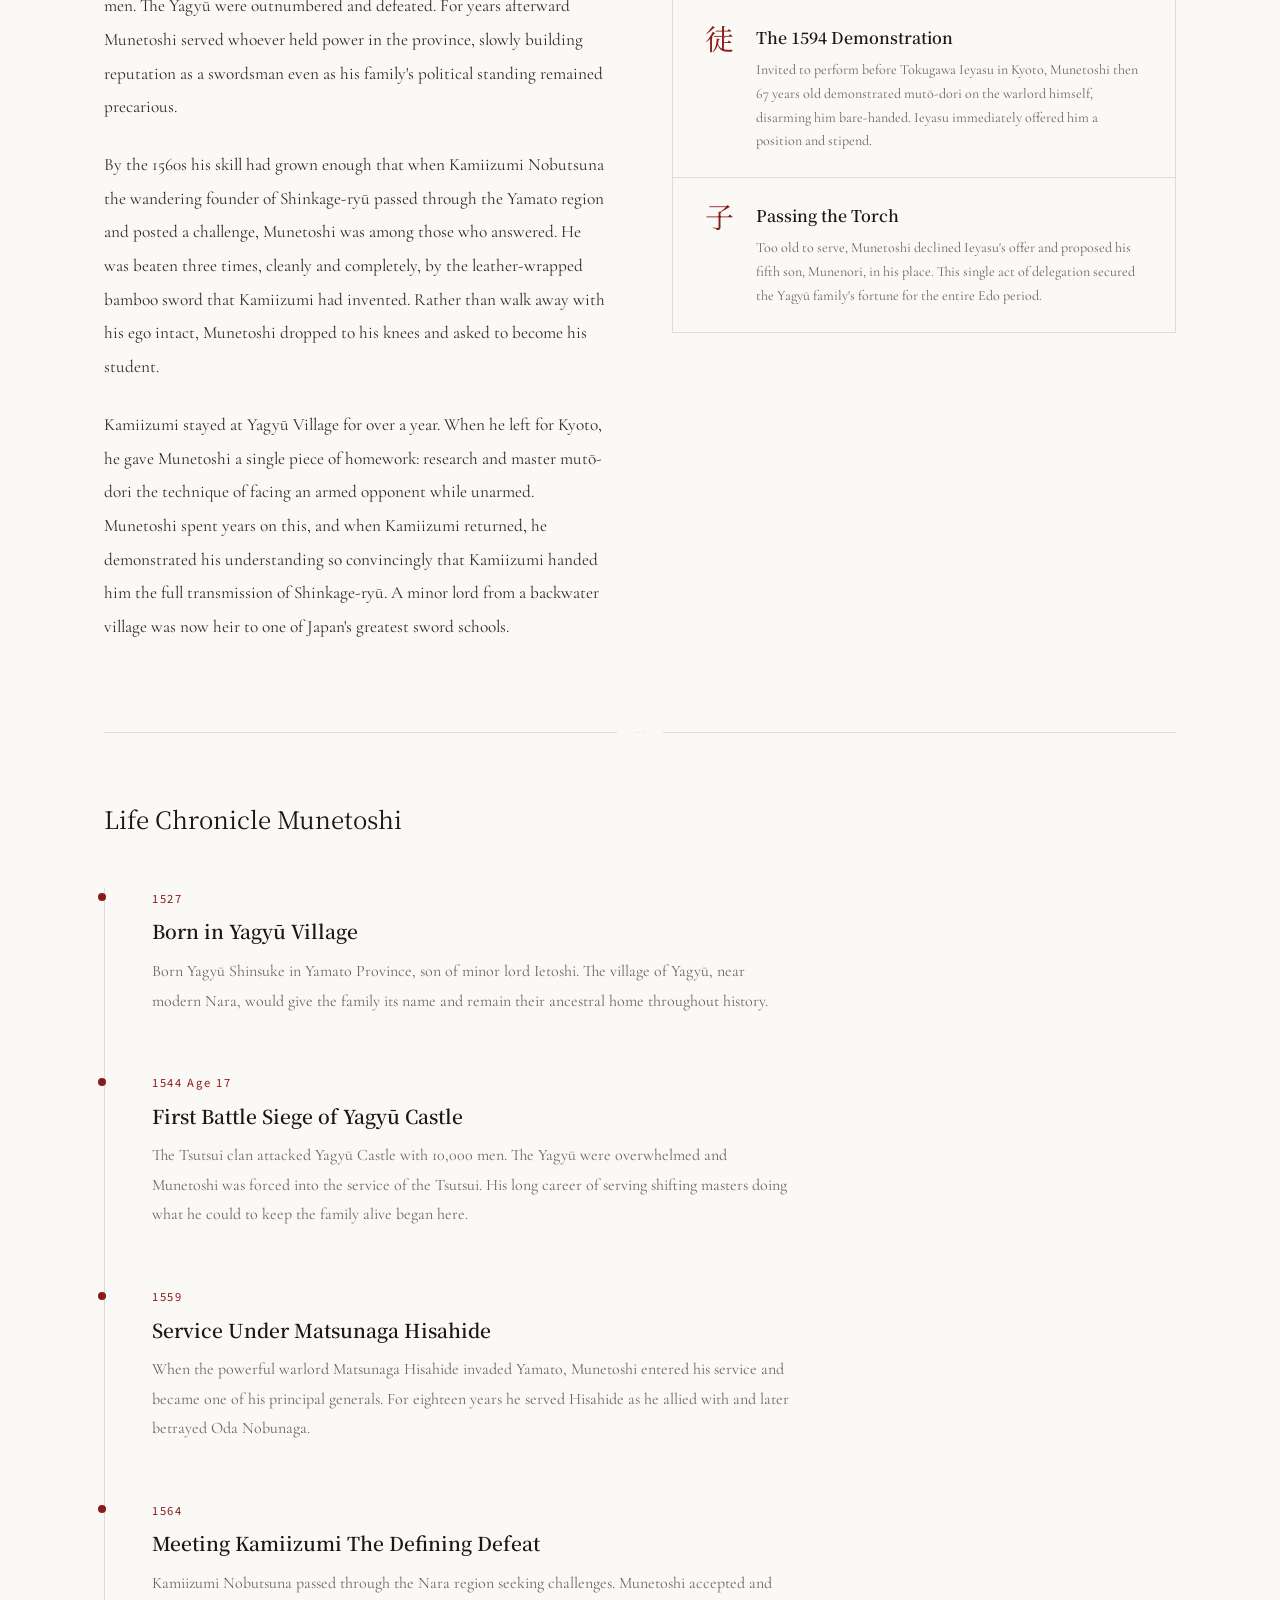
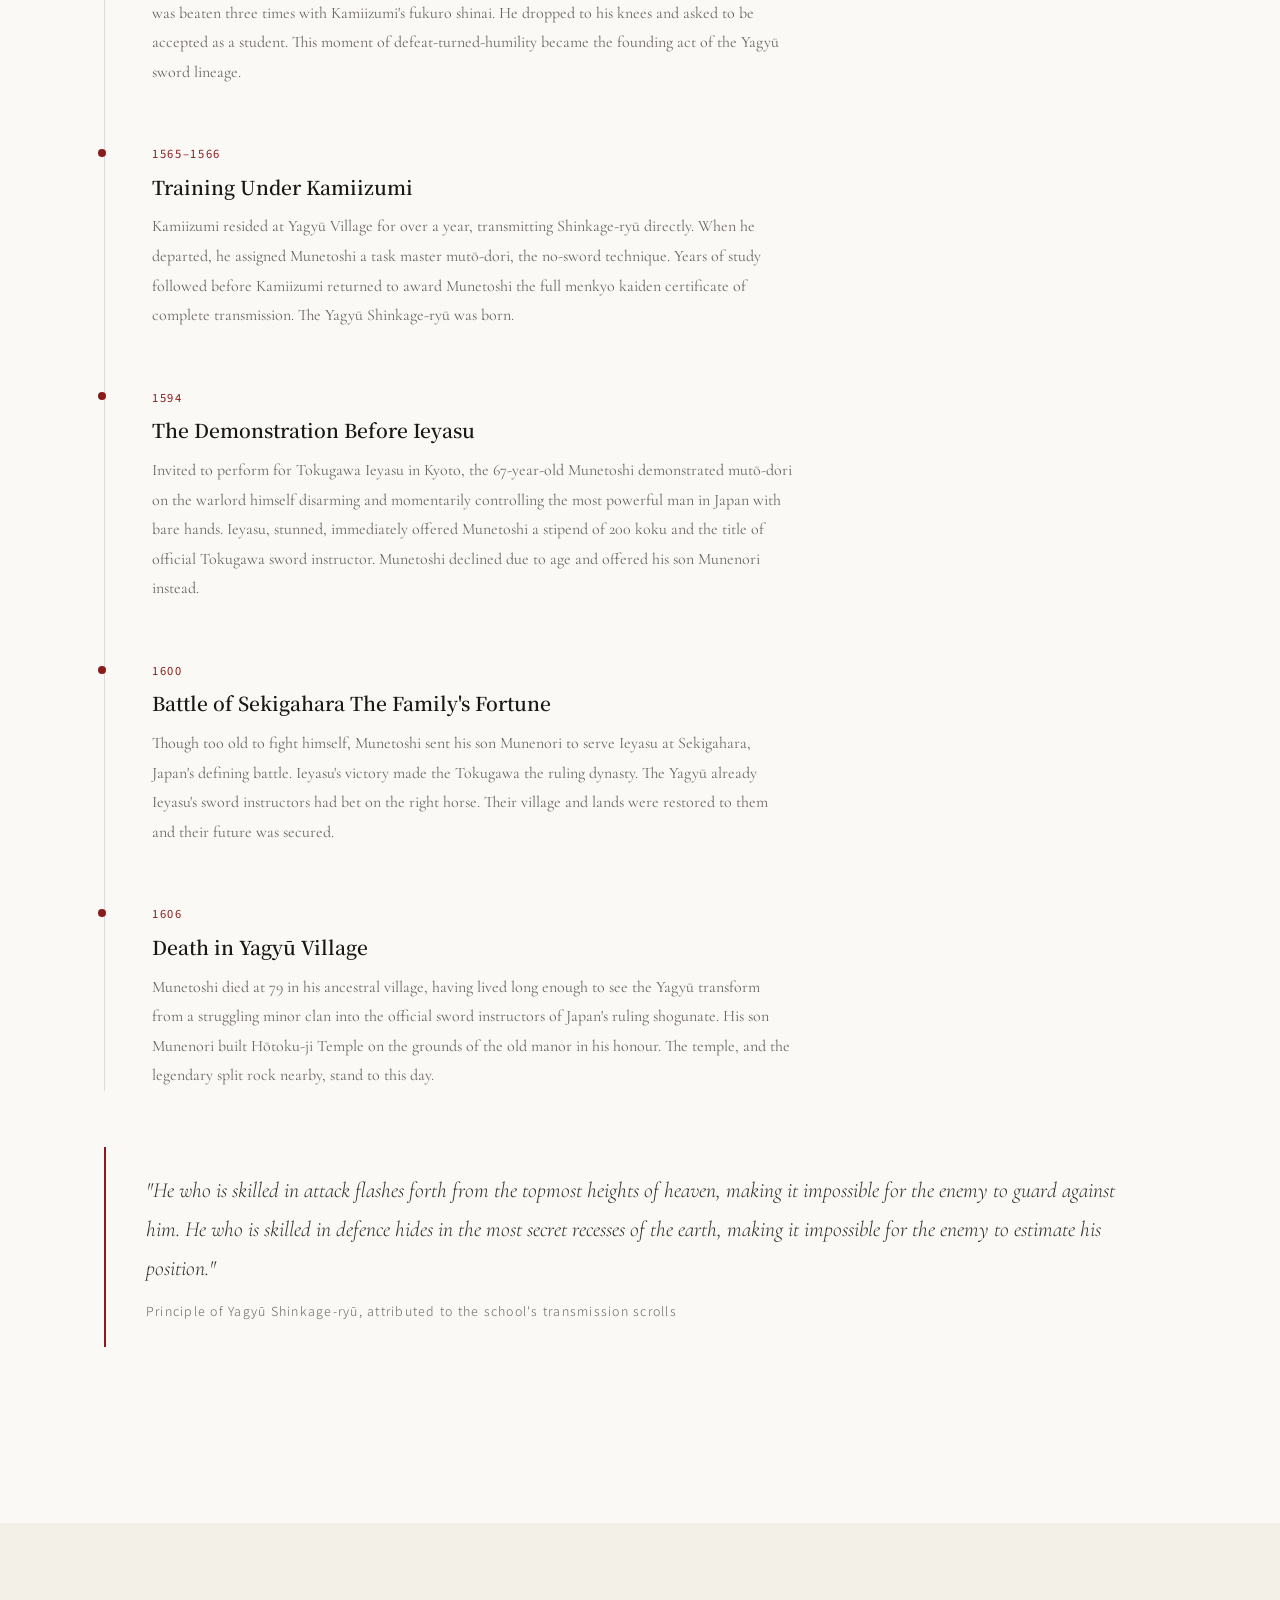
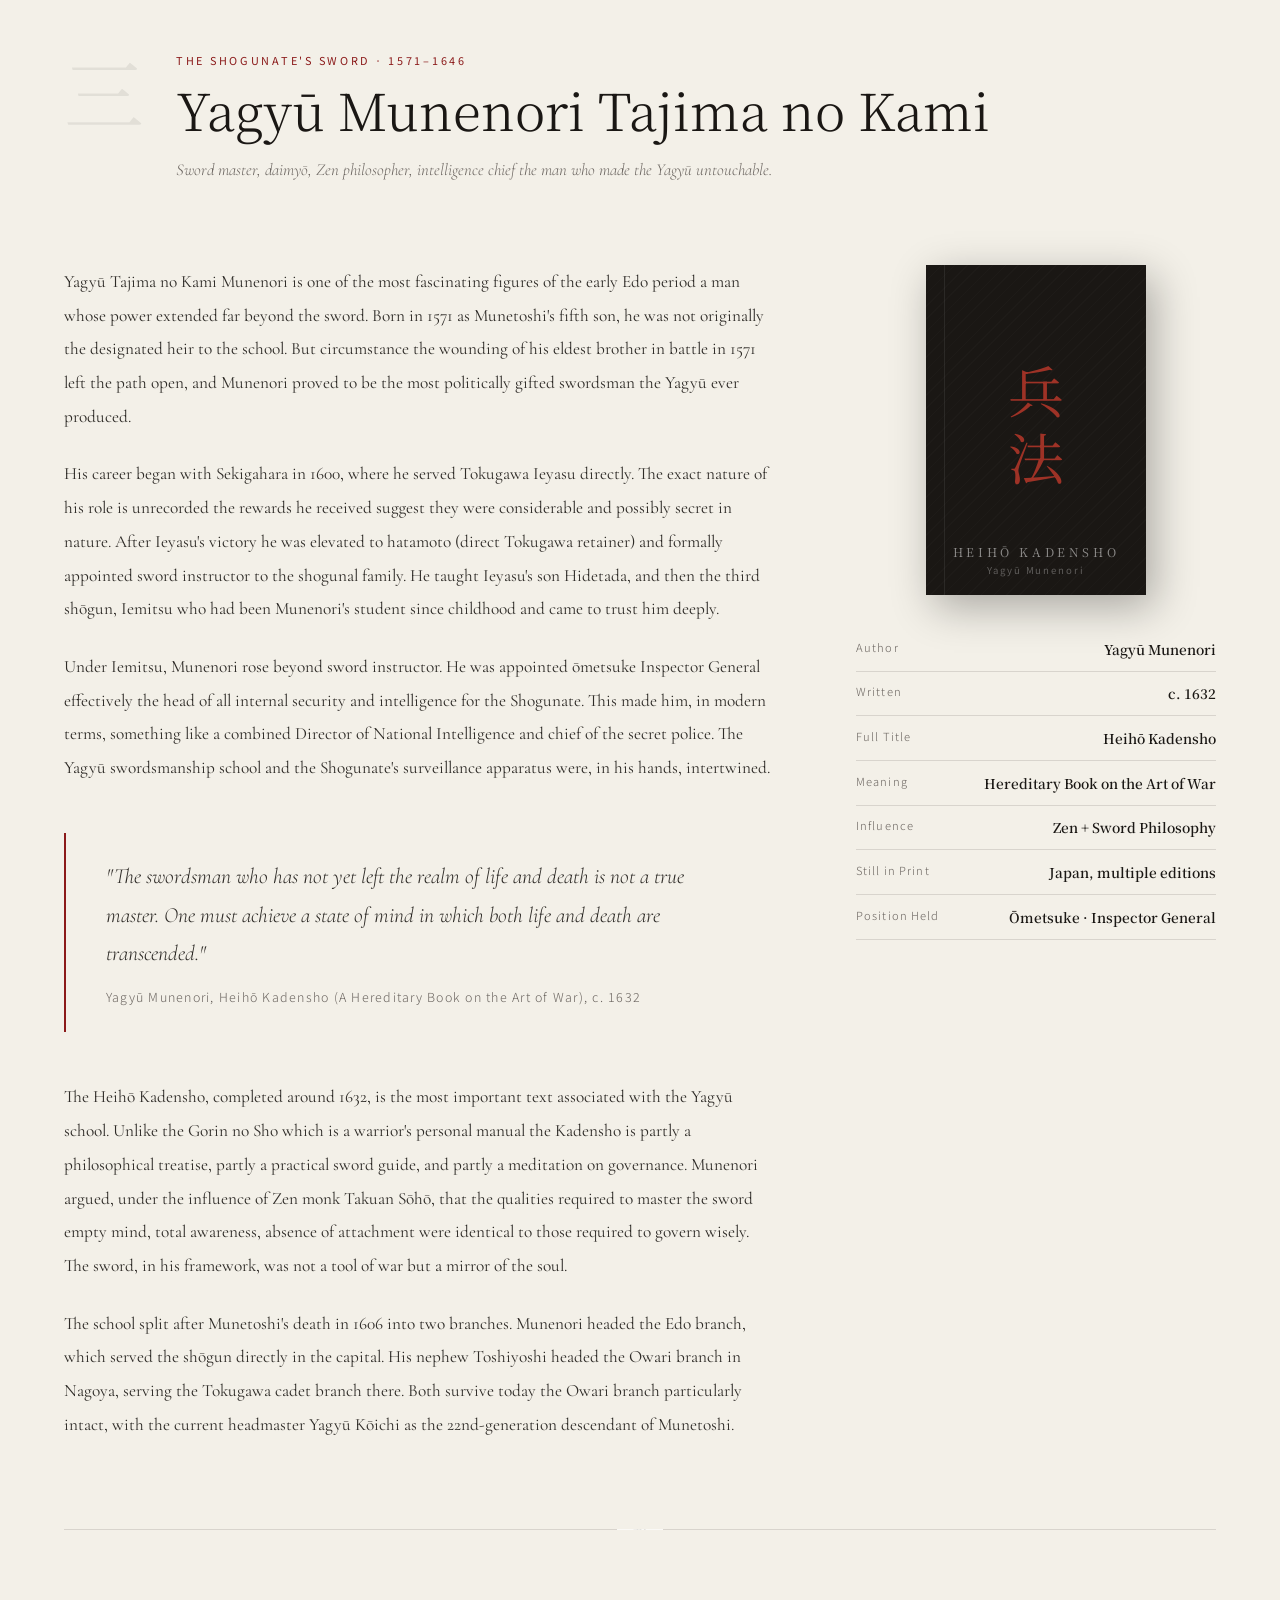
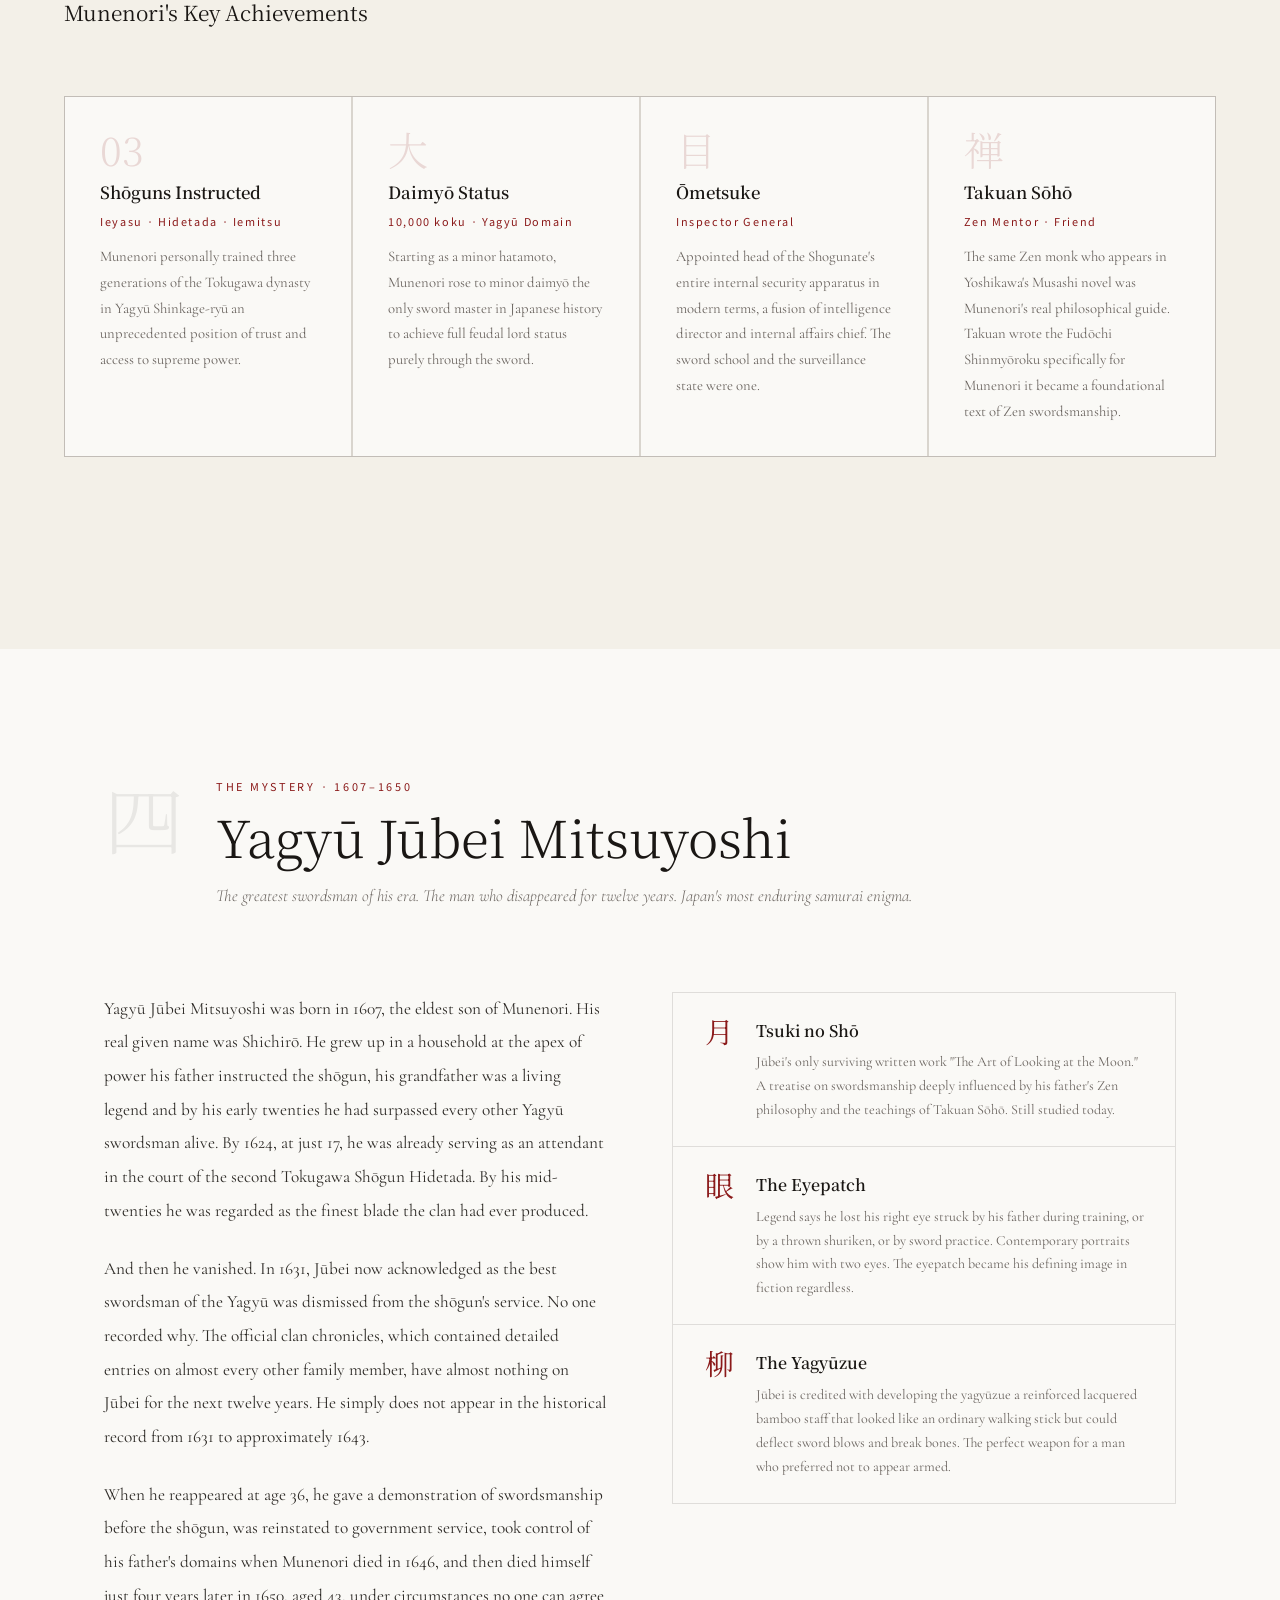
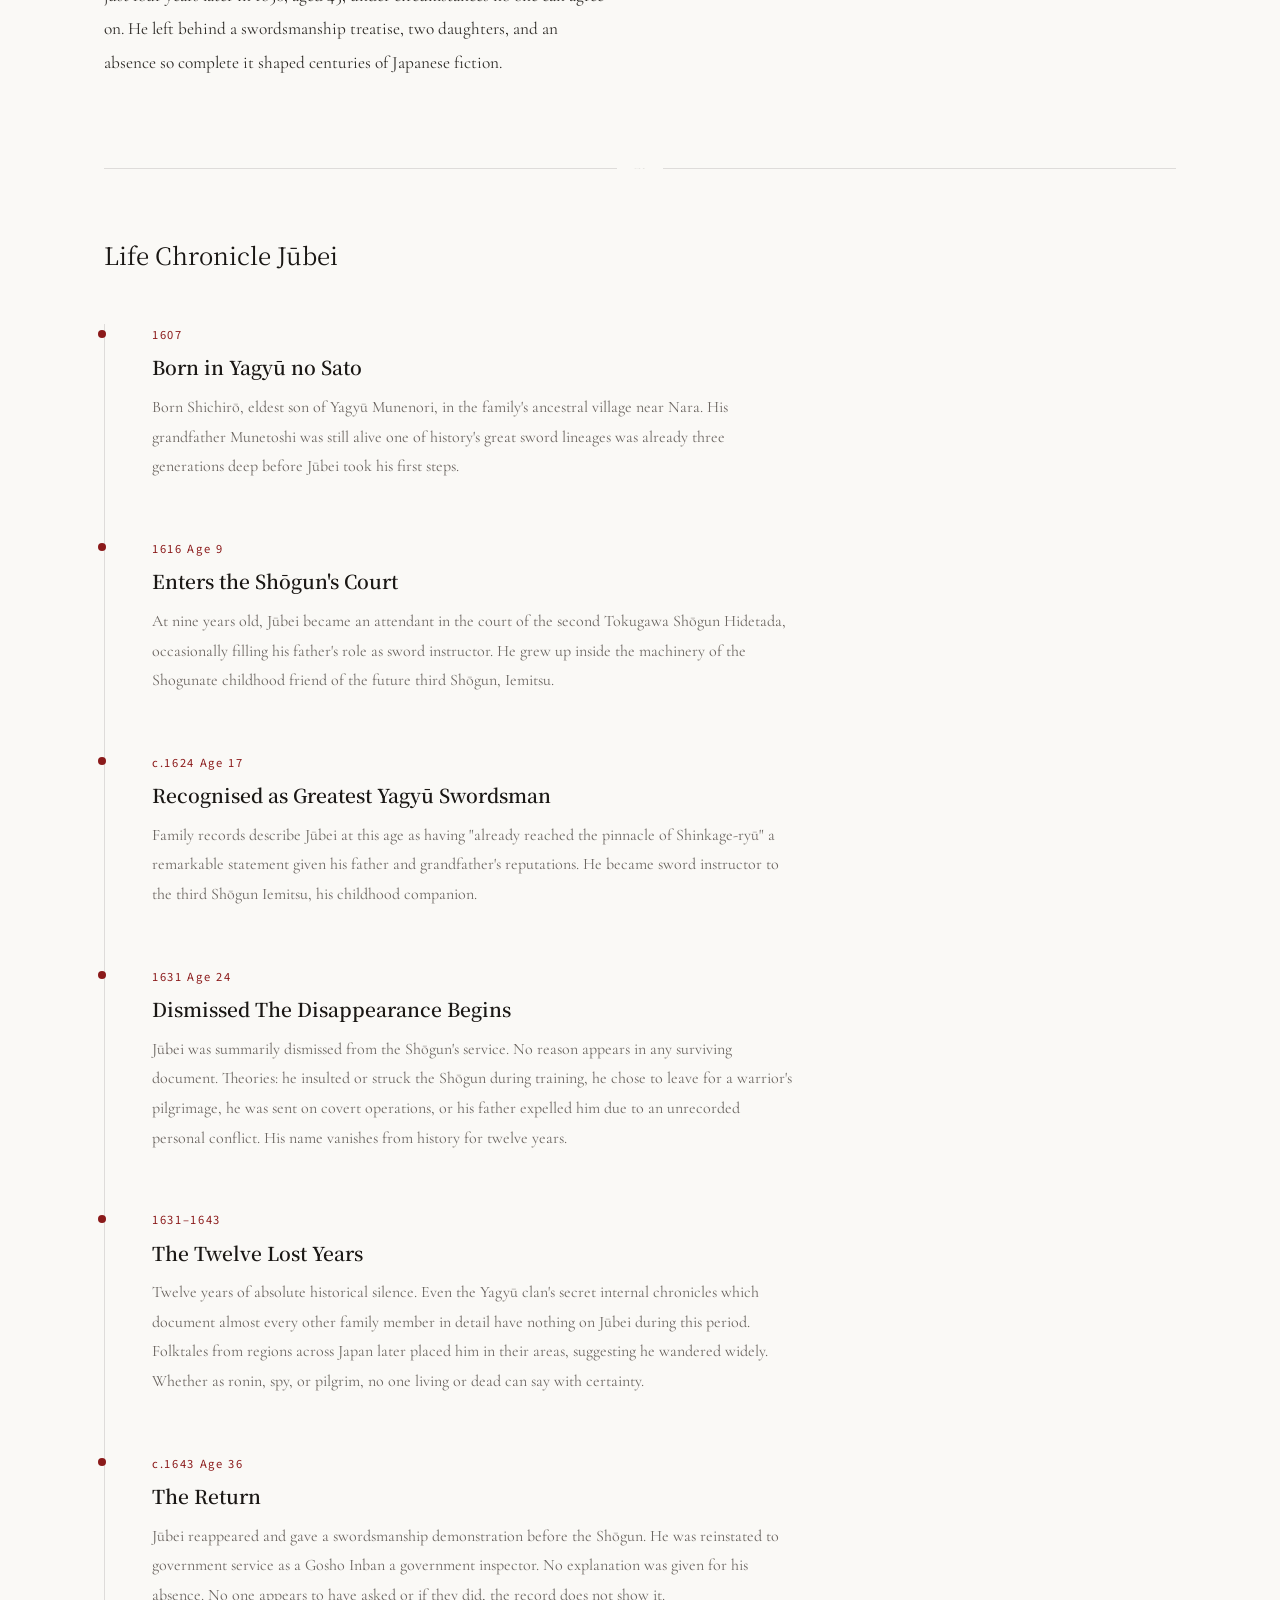
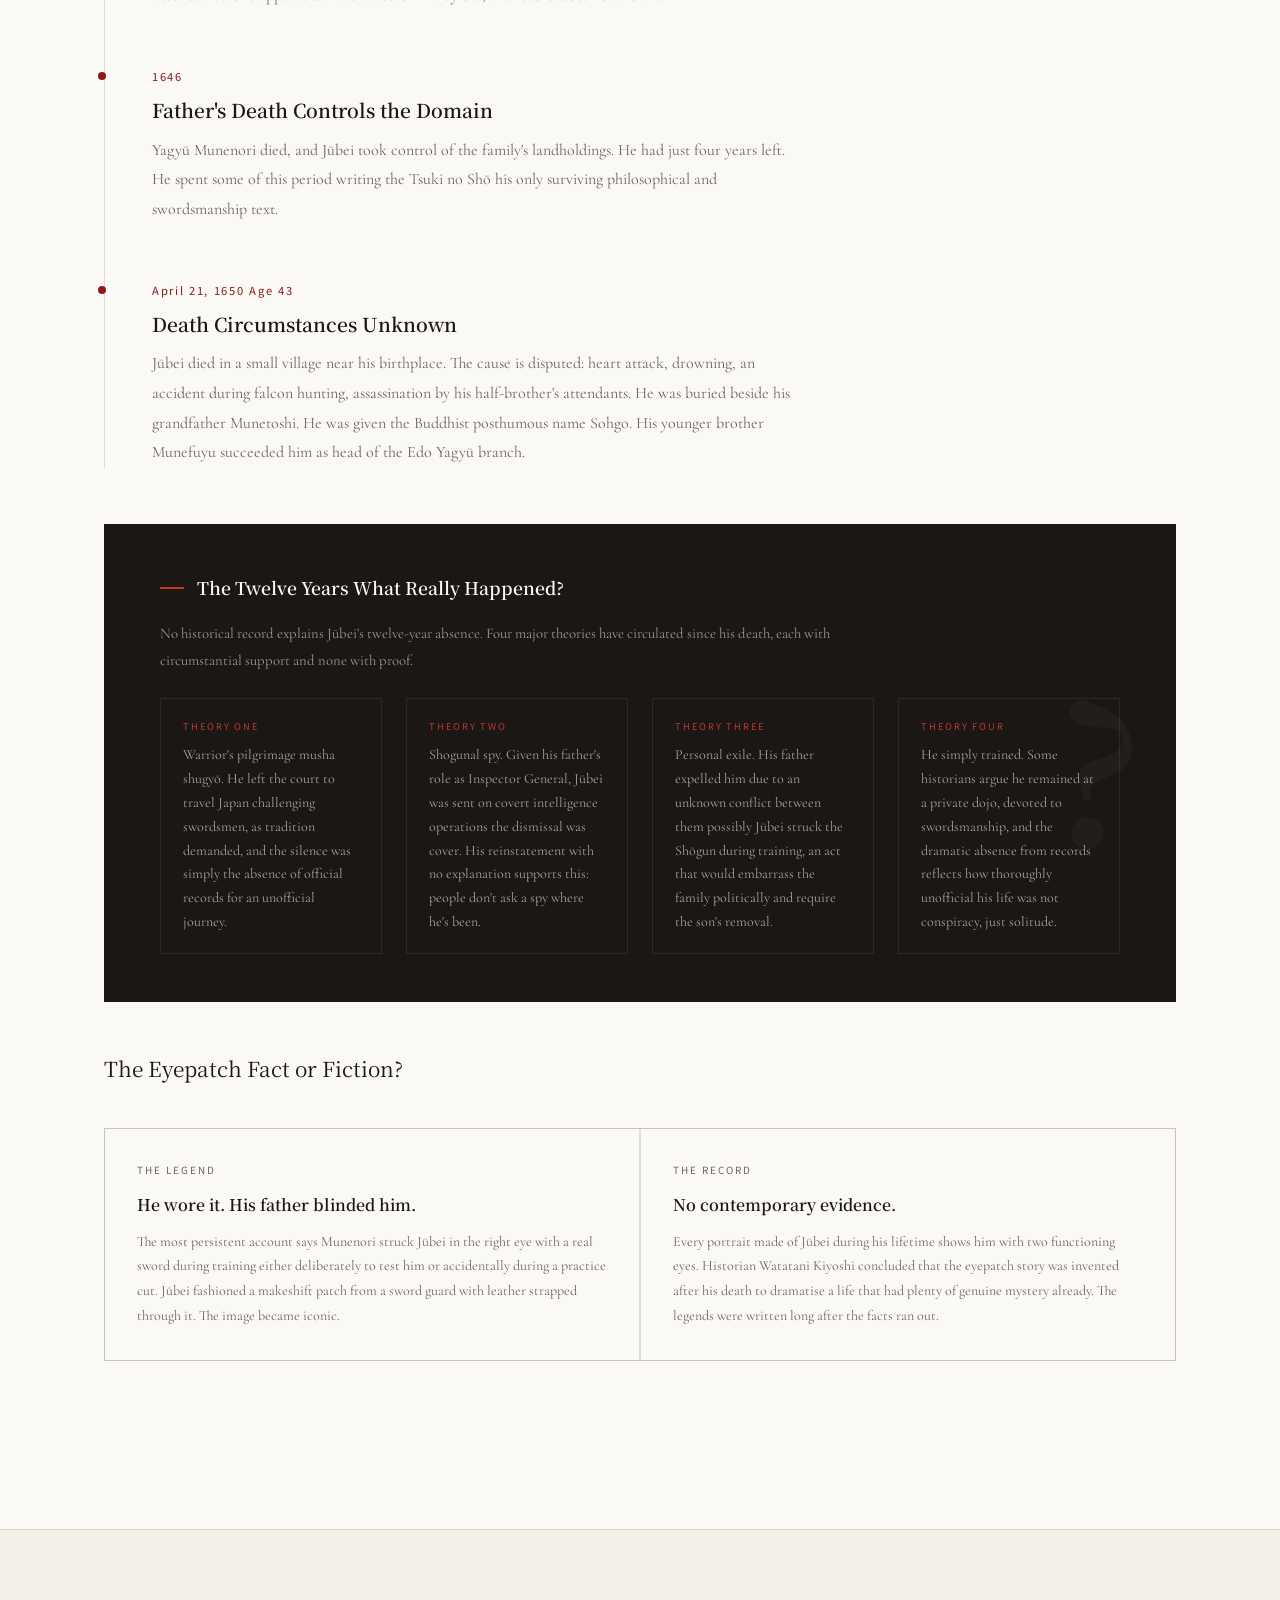
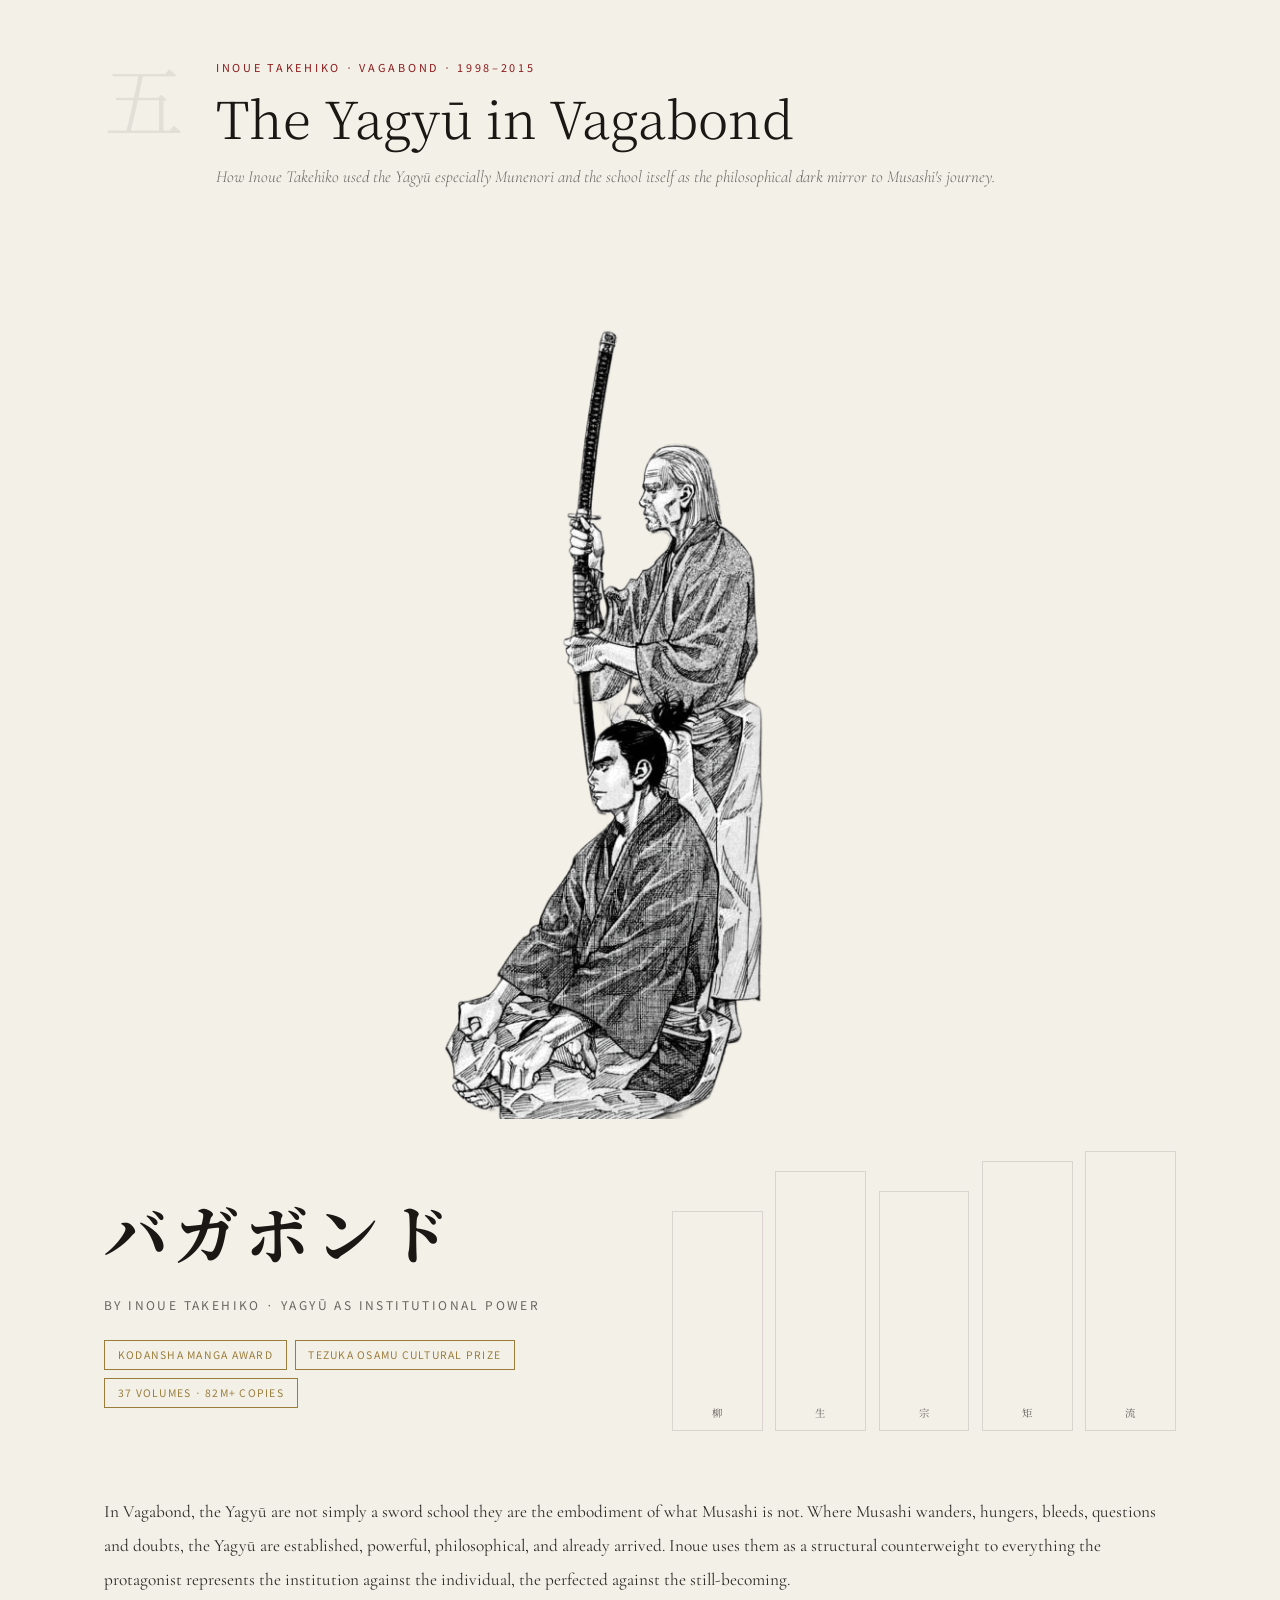
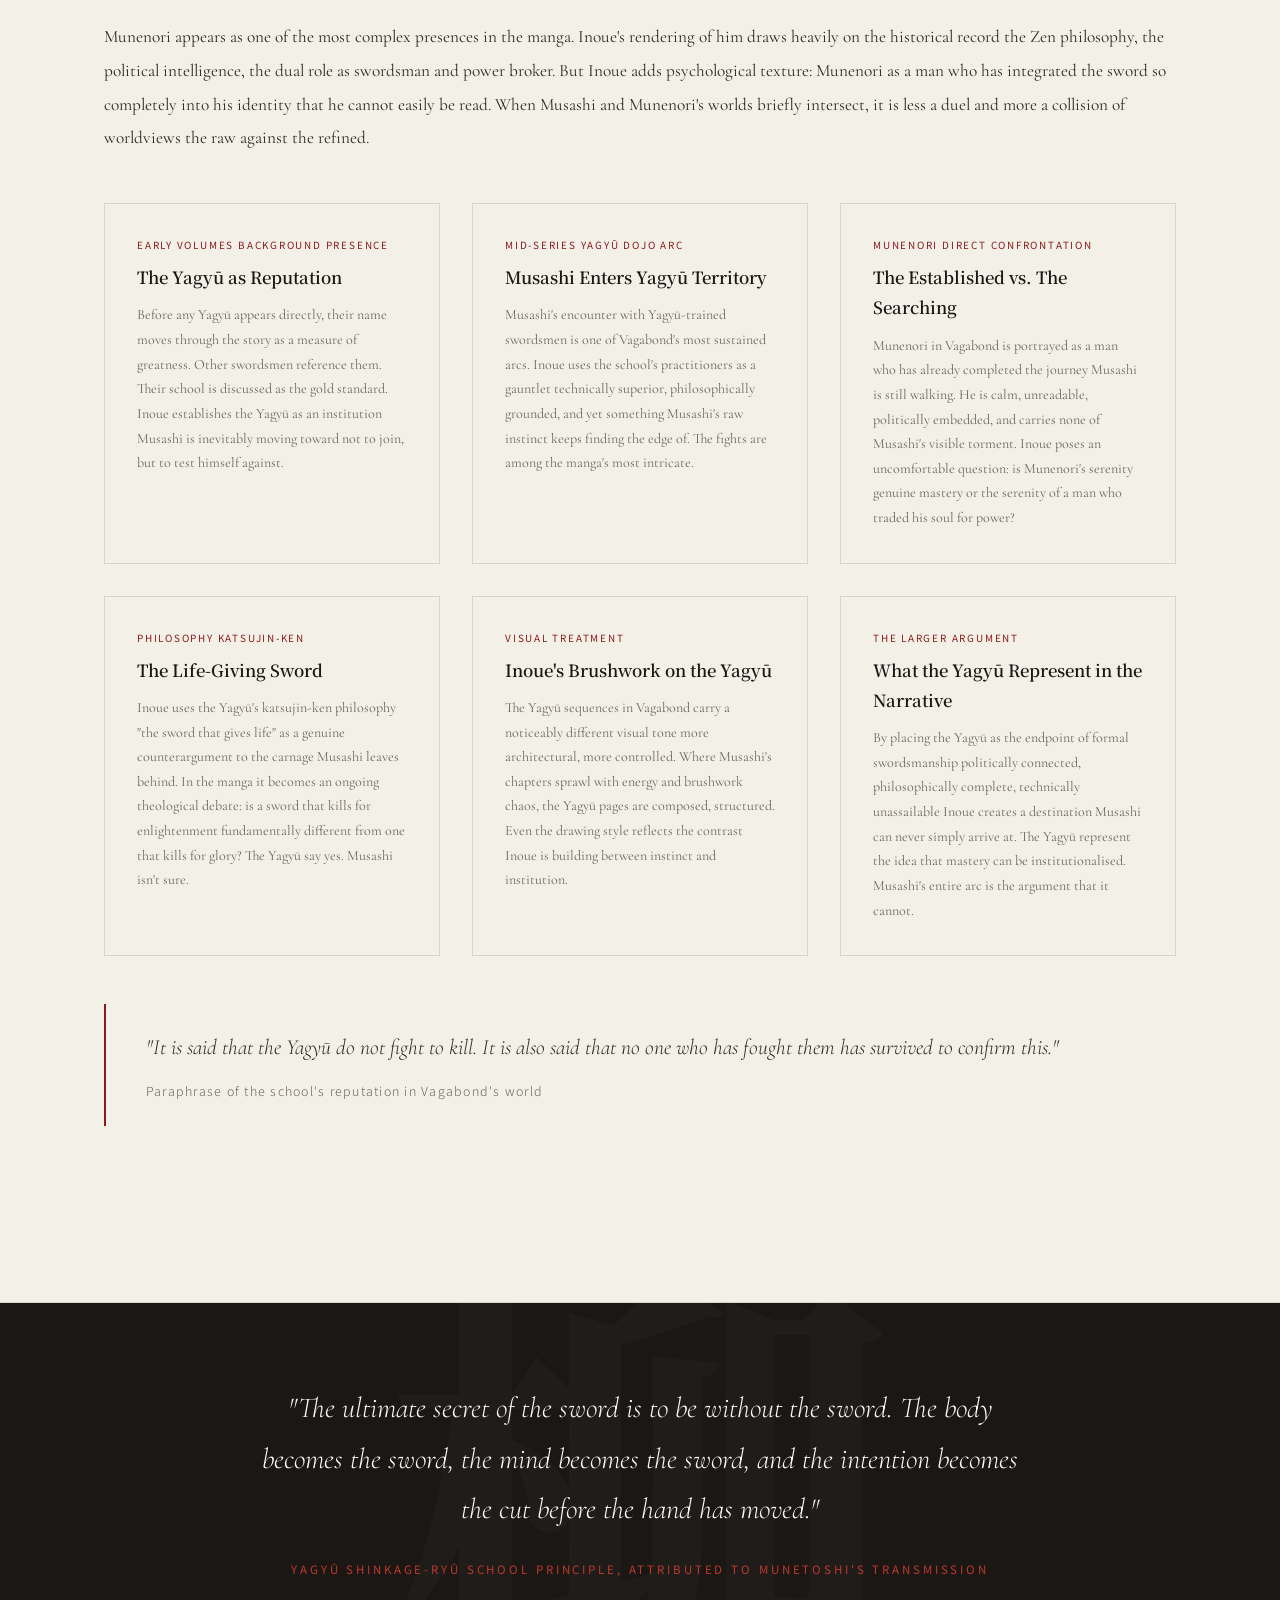
<file: yagyu.html>
<!DOCTYPE html>
<html lang="en">
<head>
<meta charset="UTF-8">
<meta name="viewport" content="width=device-width, initial-scale=1.0">
<title>The Yagyū Clan  Swords of the Shogunate</title>
<link rel="preconnect" href="https://fonts.googleapis.com">
<link href="https://fonts.googleapis.com/css2?family=Noto+Serif+JP:wght@300;400;600;700&family=Cormorant+Garamond:ital,wght@0,300;0,400;0,600;1,300;1,400&family=Noto+Sans+JP:wght@300;400&display=swap" rel="stylesheet">
<link rel="stylesheet" href="blade.css">
<style>
  /* Per-page overrides */
  .wide-quote::before { content: '柳'; }
  hr.brush::before { content: '影'; }

  /* Generation flow  unique to this page */
  .lineage-flow {
    display: flex;
    align-items: stretch;
    gap: 0;
    margin: 4rem 0;
    border: 1px solid var(--divider);
    overflow-x: auto;
  }

  .lineage-node {
    flex: 1;
    min-width: 200px;
    padding: 2rem 1.8rem;
    border-right: 1px solid var(--divider);
    position: relative;
    transition: background 0.2s;
  }

  .lineage-node:last-child { border-right: none; }
  .lineage-node:hover { background: var(--paper-warm); }

  .lineage-gen {
    font-family: 'Noto Sans JP', sans-serif;
    font-size: 0.58rem;
    letter-spacing: 0.2em;
    text-transform: uppercase;
    color: var(--ash);
    display: block;
    margin-bottom: 0.6rem;
  }

  .lineage-kanji {
    font-family: 'Noto Serif JP', serif;
    font-size: 2.2rem;
    color: var(--red);
    display: block;
    margin-bottom: 0.4rem;
    line-height: 1;
  }

  .lineage-name {
    font-family: 'Noto Serif JP', serif;
    font-size: 0.95rem;
    font-weight: 600;
    color: var(--ink);
    display: block;
    margin-bottom: 0.2rem;
  }

  .lineage-dates {
    font-family: 'Noto Sans JP', sans-serif;
    font-size: 0.6rem;
    color: var(--ash);
    letter-spacing: 0.12em;
    display: block;
    margin-bottom: 0.8rem;
  }

  .lineage-desc {
    font-size: 0.82rem;
    color: var(--ash);
    line-height: 1.7;
  }

  .lineage-arrow {
    position: absolute;
    right: -12px;
    top: 50%;
    transform: translateY(-50%);
    font-size: 0.8rem;
    color: var(--red);
    z-index: 2;
    background: var(--paper);
    padding: 0.2rem 0;
  }

  .lineage-node:last-child .lineage-arrow { display: none; }

  /* Jubei mystery block */
  .mystery-block {
    background: var(--ink);
    color: var(--paper);
    padding: 3rem 3.5rem;
    margin: 3rem 0;
    position: relative;
    overflow: hidden;
  }

  .mystery-block::before {
    content: '?';
    position: absolute;
    right: 2rem;
    top: 50%;
    transform: translateY(-50%);
    font-family: 'Noto Serif JP', serif;
    font-size: 12rem;
    font-weight: 700;
    color: rgba(255,255,255,0.03);
    pointer-events: none;
    line-height: 1;
  }

  .mystery-title {
    font-family: 'Noto Serif JP', serif;
    font-size: 1.1rem;
    font-weight: 600;
    color: var(--paper);
    margin-bottom: 1rem;
    display: flex;
    align-items: center;
    gap: 0.8rem;
  }

  .mystery-title::before {
    content: '';
    display: inline-block;
    width: 24px;
    height: 2px;
    background: var(--red-light);
    flex-shrink: 0;
  }

  .mystery-theories {
    display: grid;
    grid-template-columns: repeat(auto-fit, minmax(200px, 1fr));
    gap: 1.5rem;
    margin-top: 1.5rem;
  }

  .theory {
    padding: 1.2rem 1.4rem;
    border: 1px solid rgba(255,255,255,0.08);
  }

  .theory-label {
    font-family: 'Noto Sans JP', sans-serif;
    font-size: 0.58rem;
    letter-spacing: 0.2em;
    text-transform: uppercase;
    color: var(--red-light);
    display: block;
    margin-bottom: 0.5rem;
  }

  .theory-text {
    font-size: 0.88rem;
    color: rgba(245,240,232,0.65);
    line-height: 1.7;
  }

  /* Vagabond appearance cards  reuse manga-feature style */
  .appearance-grid {
    display: grid;
    grid-template-columns: repeat(auto-fit, minmax(260px, 1fr));
    gap: 2rem;
    margin: 3rem 0;
  }

  .appearance-card {
    padding: 2rem;
    border: 1px solid var(--divider);
    transition: border-color 0.2s;
  }

  .appearance-card:hover { border-color: rgba(139,26,26,0.3); }

  .appearance-vol {
    font-family: 'Noto Sans JP', sans-serif;
    font-size: 0.62rem;
    letter-spacing: 0.18em;
    color: var(--red);
    text-transform: uppercase;
    display: block;
    margin-bottom: 0.5rem;
  }

  .appearance-title {
    font-family: 'Noto Serif JP', serif;
    font-size: 1.05rem;
    font-weight: 600;
    color: var(--ink);
    margin-bottom: 0.7rem;
  }

  .appearance-desc {
    font-size: 0.88rem;
    color: var(--ash);
    line-height: 1.75;
  }

  /* Eye patch debate block */
  .debate-block {
    display: grid;
    grid-template-columns: 1fr 1fr;
    gap: 1.5px;
    background: var(--divider);
    border: 1px solid var(--divider);
    margin: 2.5rem 0;
  }

  .debate-side {
    background: var(--paper);
    padding: 2rem;
  }

  .debate-label {
    font-family: 'Noto Sans JP', sans-serif;
    font-size: 0.62rem;
    letter-spacing: 0.2em;
    text-transform: uppercase;
    color: var(--ash);
    display: block;
    margin-bottom: 0.8rem;
  }

  .debate-stance {
    font-family: 'Noto Serif JP', serif;
    font-size: 1rem;
    font-weight: 600;
    color: var(--ink);
    margin-bottom: 0.6rem;
  }

  .debate-text {
    font-size: 0.88rem;
    color: var(--ash);
    line-height: 1.75;
  }

  @media (max-width: 700px) {
    .lineage-flow { flex-direction: column; }
    .lineage-node { border-right: none; border-bottom: 1px solid var(--divider); }
    .lineage-node:last-child { border-bottom: none; }
    .lineage-arrow { display: none; }
    .debate-block { grid-template-columns: 1fr; }
    .mystery-theories { grid-template-columns: 1fr; }
  }
</style>
</head>
<body>

<!-- NAV -->
<nav>
  <a href="index.html" class="nav-logo"><span>←</span> Hub</a>
  <ul class="nav-links">
    <li><a href="#lineage">The Lineage</a></li>
    <li><a href="#munetoshi">Munetoshi</a></li>
    <li><a href="#munenori">Munenori</a></li>
    <li><a href="#jubei">Jūbei</a></li>
    <li><a href="#vagabond">Vagabond</a></li>
    <li><a href="#compare">Compare</a></li>
  </ul>
</nav>

<!-- HERO -->
<div class="hero">
  <div class="hero-bg-kanji">柳</div>
  <div class="hero-vertical-lines">
    <div class="vline" style="left: 20%;"></div>
    <div class="vline" style="left: 40%;"></div>
    <div class="vline" style="left: 60%;"></div>
    <div class="vline" style="left: 80%;"></div>
  </div>
  <div class="hero-content">
    <span class="hero-eyebrow">Swords of the Tokugawa Shogunate</span>
    <h1 class="hero-title">
      The Yagyū Clan
      <em>四代の剣</em>
    </h1>
    <span class="hero-kanji-inline">柳生氏</span>
    <p class="hero-dates">1527  1650 · Yamato Province</p>
    <p class="hero-quote">"The techniques of this school are unbeatable  this arises not from the needless taking of life, but from the true courage required to avoid unnecessary conflict."</p>
    <a href="#lineage" class="hero-scroll">Scroll</a>
  </div>
</div>

<!-- LINEAGE OVERVIEW -->
<section id="lineage">
  <div class="section-header">
    <div class="section-number">一</div>
    <div class="section-header-text">
      <span class="section-tag">The Historical Record · Four Generations</span>
      <h2 class="section-title">A Dynasty of the Sword</h2>
      <p class="section-subtitle">From a minor lord defeated in a duel to the official sword instructors of the Tokugawa shōguns  the Yagyū story spans four extraordinary generations.</p>
    </div>
  </div>

  <div class="philosophy-grid">
    <div class="philosophy-text">
      <p>The Yagyū were not always great. Before the mid-sixteenth century they were a minor noble family from Yamato Province  small landowners near what is now Nara, fighting for survival in a province constantly contested by larger powers. What transformed them was a single encounter in 1564 that changed the trajectory of the family and, through it, the history of Japanese swordsmanship.</p>
      <p>Their school  Yagyū Shinkage-ryū  did not originate with them. It was given to them by the wandering sword saint Kamiizumi Nobutsuna, who founded Shinkage-ryū and passed it to the Yagyū patriarch after defeating him in a friendly duel. That defeat, and the humility that followed it, became the founding myth of everything the Yagyū would become.</p>
      <p>Over four generations the school grew from a rural dojo into the official martial art of Japan's ruling dynasty. The Yagyū taught three Tokugawa shōguns, held senior government posts, influenced the philosophy of Zen swordsmanship, and produced one of history's most enduring samurai mysteries  a swordsman who vanished for twelve years and was never fully explained.</p>
    </div>
    <div class="philosophy-principles">
      <div class="principle">
        <div class="principle-kanji">影</div>
        <div class="principle-content">
          <div class="principle-title">Shinkage-ryū  New Shadow School</div>
          <div class="principle-desc">Founded by Kamiizumi Nobutsuna and inherited by the Yagyū, the school emphasised adaptability, the life-giving sword, and mental mastery over brute technique.</div>
        </div>
      </div>
      <div class="principle">
        <div class="principle-kanji">無</div>
        <div class="principle-content">
          <div class="principle-title">Mutō-dori  No-Sword</div>
          <div class="principle-desc">The Yagyū's defining technique: disarming or defeating an armed opponent using only bare hands. Munetoshi demonstrated this on Tokugawa Ieyasu himself.</div>
        </div>
      </div>
      <div class="principle">
        <div class="principle-kanji">禅</div>
        <div class="principle-content">
          <div class="principle-title">Zen & the Sword</div>
          <div class="principle-desc">Munenori, guided by the monk Takuan Sōhō, wove Zen philosophy into the school  arguing that the empty mind was not just useful but essential to perfect swordsmanship.</div>
        </div>
      </div>
      <div class="principle">
        <div class="principle-kanji">活</div>
        <div class="principle-content">
          <div class="principle-title">Katsujin-ken  The Life-Giving Sword</div>
          <div class="principle-desc">Against the era's prevailing "killing sword" philosophy, the Yagyū taught that mastery meant knowing when NOT to cut  the sword as an instrument of wisdom, not just death.</div>
        </div>
      </div>
      <div class="principle">
        <div class="principle-kanji">徳</div>
        <div class="principle-content">
          <div class="principle-title">Political Power</div>
          <div class="principle-desc">Unlike most samurai schools, the Yagyū achieved daimyō status through the sword alone. Munenori rose to Inspector General  effectively the Shogunate's head of internal security.</div>
        </div>
      </div>
    </div>
  </div>

  <h3 style="font-family:'Noto Serif JP',serif; font-size:1.3rem; font-weight:400; margin: 4rem 0 1.5rem; color:var(--ink);">The Four Generations at a Glance</h3>

  <div class="lineage-flow">
    <div class="lineage-node">
      <span class="lineage-arrow">→</span>
      <span class="lineage-gen">Origin · Generation 0</span>
      <span class="lineage-kanji">上</span>
      <span class="lineage-name">Kamiizumi Nobutsuna</span>
      <span class="lineage-dates">c.1508 – c.1577 · Kōzuke Province</span>
      <p class="lineage-desc">Founder of Shinkage-ryū. Not a Yagyū by blood but the origin of everything. Wandered Japan after the fall of his lord and passed his entire school to Munetoshi.</p>
    </div>
    <div class="lineage-node">
      <span class="lineage-arrow">→</span>
      <span class="lineage-gen">1st Generation</span>
      <span class="lineage-kanji">宗</span>
      <span class="lineage-name">Yagyū Munetoshi</span>
      <span class="lineage-dates">1527 – 1606 · Yamato Province</span>
      <p class="lineage-desc">The patriarch. Defeated by Kamiizumi, became his greatest student. Founded Yagyū Shinkage-ryū. Disarmed Tokugawa Ieyasu with bare hands at age 67.</p>
    </div>
    <div class="lineage-node">
      <span class="lineage-arrow">→</span>
      <span class="lineage-gen">2nd Generation</span>
      <span class="lineage-kanji">矩</span>
      <span class="lineage-name">Yagyū Munenori</span>
      <span class="lineage-dates">1571 – 1646 · Edo</span>
      <p class="lineage-desc">The political master. Sword instructor to three shōguns, minor daimyō, Inspector General of the Tokugawa Shogunate. Author of the Heihō Kadensho.</p>
    </div>
    <div class="lineage-node">
      <span class="lineage-gen">3rd Generation</span>
      <span class="lineage-kanji">三</span>
      <span class="lineage-name">Yagyū Jūbei Mitsuyoshi</span>
      <span class="lineage-dates">1607 – 1650 · Yagyū Village</span>
      <p class="lineage-desc">The legend. Greatest swordsman of the clan. Disappeared for 12 years. Wore an eyepatch (maybe). Died at 43 under circumstances no one agrees on.</p>
    </div>
  </div>

</section>

<!-- PART II  MUNETOSHI -->
<section id="munetoshi">
  <div class="section-header">
    <div class="section-number">二</div>
    <div class="section-header-text">
      <span class="section-tag">The Patriarch · 1527–1606</span>
      <h2 class="section-title">Yagyū Munetoshi  Sekishūsai</h2>
      <p class="section-subtitle">The man who was defeated, chose humility, and built an empire of the sword through that single act of surrender.</p>
    </div>
  </div>

  <div class="philosophy-grid">
    <div class="philosophy-text">
      <p>Yagyū Munetoshi  known by his Buddhist name Sekishūsai, meaning "Stone Boat Master"  was born in 1527 in Yagyū Village, Yamato Province. His father, Ietoshi, was a minor lord, and the young Munetoshi learned warfare the hard way, fighting his first battle at the age of sixteen against the powerful Tsutsui clan, who attacked Yagyū Castle with ten thousand men. The Yagyū were outnumbered and defeated. For years afterward Munetoshi served whoever held power in the province, slowly building reputation as a swordsman even as his family's political standing remained precarious.</p>
      <p>By the 1560s his skill had grown enough that when Kamiizumi Nobutsuna  the wandering founder of Shinkage-ryū  passed through the Yamato region and posted a challenge, Munetoshi was among those who answered. He was beaten three times, cleanly and completely, by the leather-wrapped bamboo sword that Kamiizumi had invented. Rather than walk away with his ego intact, Munetoshi dropped to his knees and asked to become his student.</p>
      <p>Kamiizumi stayed at Yagyū Village for over a year. When he left for Kyoto, he gave Munetoshi a single piece of homework: research and master mutō-dori  the technique of facing an armed opponent while unarmed. Munetoshi spent years on this, and when Kamiizumi returned, he demonstrated his understanding so convincingly that Kamiizumi handed him the full transmission of Shinkage-ryū. A minor lord from a backwater village was now heir to one of Japan's greatest sword schools.</p>
    </div>
    <div class="philosophy-principles">
      <div class="principle">
        <div class="principle-kanji">石</div>
        <div class="principle-content">
          <div class="principle-title">The Ittō-seki Rock</div>
          <div class="principle-desc">In Yagyū Village a large rock split clean in two stands on the grounds of Hōtoku-ji Temple. Legend says Munetoshi cut it with his sword. More likely it was split by lightning  but the legend persists. The rock still stands.</div>
        </div>
      </div>
      <div class="principle">
        <div class="principle-kanji">徒</div>
        <div class="principle-content">
          <div class="principle-title">The 1594 Demonstration</div>
          <div class="principle-desc">Invited to perform before Tokugawa Ieyasu in Kyoto, Munetoshi  then 67 years old  demonstrated mutō-dori on the warlord himself, disarming him bare-handed. Ieyasu immediately offered him a position and stipend.</div>
        </div>
      </div>
      <div class="principle">
        <div class="principle-kanji">子</div>
        <div class="principle-content">
          <div class="principle-title">Passing the Torch</div>
          <div class="principle-desc">Too old to serve, Munetoshi declined Ieyasu's offer and proposed his fifth son, Munenori, in his place. This single act of delegation secured the Yagyū family's fortune for the entire Edo period.</div>
        </div>
      </div>
    </div>
  </div>

  <hr class="brush" style="margin: 4rem 0;">

  <h3 style="font-family:'Noto Serif JP',serif; font-size:1.5rem; font-weight:400; margin-bottom:3rem; color:var(--ink);">Life Chronicle  Munetoshi</h3>

  <div class="timeline">
    <div class="timeline-item">
      <div class="timeline-dot"></div>
      <span class="timeline-year">1527</span>
      <div class="timeline-event">Born in Yagyū Village</div>
      <div class="timeline-desc">Born Yagyū Shinsuke in Yamato Province, son of minor lord Ietoshi. The village of Yagyū, near modern Nara, would give the family its name and remain their ancestral home throughout history.</div>
    </div>
    <div class="timeline-item">
      <div class="timeline-dot"></div>
      <span class="timeline-year">1544  Age 17</span>
      <div class="timeline-event">First Battle  Siege of Yagyū Castle</div>
      <div class="timeline-desc">The Tsutsui clan attacked Yagyū Castle with 10,000 men. The Yagyū were overwhelmed and Munetoshi was forced into the service of the Tsutsui. His long career of serving shifting masters  doing what he could to keep the family alive  began here.</div>
    </div>
    <div class="timeline-item">
      <div class="timeline-dot"></div>
      <span class="timeline-year">1559</span>
      <div class="timeline-event">Service Under Matsunaga Hisahide</div>
      <div class="timeline-desc">When the powerful warlord Matsunaga Hisahide invaded Yamato, Munetoshi entered his service and became one of his principal generals. For eighteen years he served Hisahide as he allied with  and later betrayed  Oda Nobunaga.</div>
    </div>
    <div class="timeline-item">
      <div class="timeline-dot"></div>
      <span class="timeline-year">1564</span>
      <div class="timeline-event">Meeting Kamiizumi  The Defining Defeat</div>
      <div class="timeline-desc">Kamiizumi Nobutsuna passed through the Nara region seeking challenges. Munetoshi accepted and was beaten three times with Kamiizumi's fukuro shinai. He dropped to his knees and asked to be accepted as a student. This moment of defeat-turned-humility became the founding act of the Yagyū sword lineage.</div>
    </div>
    <div class="timeline-item">
      <div class="timeline-dot"></div>
      <span class="timeline-year">1565–1566</span>
      <div class="timeline-event">Training Under Kamiizumi</div>
      <div class="timeline-desc">Kamiizumi resided at Yagyū Village for over a year, transmitting Shinkage-ryū directly. When he departed, he assigned Munetoshi a task  master mutō-dori, the no-sword technique. Years of study followed before Kamiizumi returned to award Munetoshi the full menkyo kaiden  certificate of complete transmission. The Yagyū Shinkage-ryū was born.</div>
    </div>
    <div class="timeline-item">
      <div class="timeline-dot"></div>
      <span class="timeline-year">1594</span>
      <div class="timeline-event">The Demonstration Before Ieyasu</div>
      <div class="timeline-desc">Invited to perform for Tokugawa Ieyasu in Kyoto, the 67-year-old Munetoshi demonstrated mutō-dori on the warlord himself  disarming and momentarily controlling the most powerful man in Japan with bare hands. Ieyasu, stunned, immediately offered Munetoshi a stipend of 200 koku and the title of official Tokugawa sword instructor. Munetoshi declined due to age and offered his son Munenori instead.</div>
    </div>
    <div class="timeline-item">
      <div class="timeline-dot"></div>
      <span class="timeline-year">1600</span>
      <div class="timeline-event">Battle of Sekigahara  The Family's Fortune</div>
      <div class="timeline-desc">Though too old to fight himself, Munetoshi sent his son Munenori to serve Ieyasu at Sekigahara, Japan's defining battle. Ieyasu's victory made the Tokugawa the ruling dynasty. The Yagyū  already Ieyasu's sword instructors  had bet on the right horse. Their village and lands were restored to them and their future was secured.</div>
    </div>
    <div class="timeline-item">
      <div class="timeline-dot"></div>
      <span class="timeline-year">1606</span>
      <div class="timeline-event">Death in Yagyū Village</div>
      <div class="timeline-desc">Munetoshi died at 79 in his ancestral village, having lived long enough to see the Yagyū transform from a struggling minor clan into the official sword instructors of Japan's ruling shogunate. His son Munenori built Hōtoku-ji Temple on the grounds of the old manor in his honour. The temple, and the legendary split rock nearby, stand to this day.</div>
    </div>
  </div>

  <div class="pullquote">
    "He who is skilled in attack flashes forth from the topmost heights of heaven, making it impossible for the enemy to guard against him. He who is skilled in defence hides in the most secret recesses of the earth, making it impossible for the enemy to estimate his position."
    <cite> Principle of Yagyū Shinkage-ryū, attributed to the school's transmission scrolls</cite>
  </div>

</section>

<!-- PART III  MUNENORI -->
<section id="munenori" style="background: var(--paper-warm); max-width:none; padding: 8rem 4rem;">
<div style="max-width:1200px; margin:0 auto;">

  <div class="section-header">
    <div class="section-number">三</div>
    <div class="section-header-text">
      <span class="section-tag">The Shogunate's Sword · 1571–1646</span>
      <h2 class="section-title">Yagyū Munenori  Tajima no Kami</h2>
      <p class="section-subtitle">Sword master, daimyō, Zen philosopher, intelligence chief  the man who made the Yagyū untouchable.</p>
    </div>
  </div>

  <div class="novel-layout">
    <div class="novel-text">
      <p>Yagyū Tajima no Kami Munenori is one of the most fascinating figures of the early Edo period  a man whose power extended far beyond the sword. Born in 1571 as Munetoshi's fifth son, he was not originally the designated heir to the school. But circumstance  the wounding of his eldest brother in battle in 1571  left the path open, and Munenori proved to be the most politically gifted swordsman the Yagyū ever produced.</p>

      <p>His career began with Sekigahara in 1600, where he served Tokugawa Ieyasu directly. The exact nature of his role is unrecorded  the rewards he received suggest they were considerable and possibly secret in nature. After Ieyasu's victory he was elevated to hatamoto (direct Tokugawa retainer) and formally appointed sword instructor to the shogunal family. He taught Ieyasu's son Hidetada, and then the third shōgun, Iemitsu  who had been Munenori's student since childhood and came to trust him deeply.</p>

      <p>Under Iemitsu, Munenori rose beyond sword instructor. He was appointed ōmetsuke  Inspector General  effectively the head of all internal security and intelligence for the Shogunate. This made him, in modern terms, something like a combined Director of National Intelligence and chief of the secret police. The Yagyū swordsmanship school and the Shogunate's surveillance apparatus were, in his hands, intertwined.</p>

      <div class="pullquote">
        "The swordsman who has not yet left the realm of life and death is not a true master. One must achieve a state of mind in which both life and death are transcended."
        <cite> Yagyū Munenori, Heihō Kadensho (A Hereditary Book on the Art of War), c. 1632</cite>
      </div>

      <p>The Heihō Kadensho, completed around 1632, is the most important text associated with the Yagyū school. Unlike the Gorin no Sho  which is a warrior's personal manual  the Kadensho is partly a philosophical treatise, partly a practical sword guide, and partly a meditation on governance. Munenori argued, under the influence of Zen monk Takuan Sōhō, that the qualities required to master the sword  empty mind, total awareness, absence of attachment  were identical to those required to govern wisely. The sword, in his framework, was not a tool of war but a mirror of the soul.</p>

      <p>The school split after Munetoshi's death in 1606 into two branches. Munenori headed the Edo branch, which served the shōgun directly in the capital. His nephew Toshiyoshi headed the Owari branch in Nagoya, serving the Tokugawa cadet branch there. Both survive today  the Owari branch particularly intact, with the current headmaster Yagyū Kōichi as the 22nd-generation descendant of Munetoshi.</p>
    </div>

    <div class="book-visual">
      <div class="book-cover">
        <div class="book-cover-kanji">兵法</div>
        <div class="book-cover-title">Heihō Kadensho</div>
        <div class="book-cover-author">Yagyū Munenori</div>
      </div>
      <div class="book-info">
        <div class="book-stat">
          <span class="book-stat-label">Author</span>
          <span class="book-stat-val">Yagyū Munenori</span>
        </div>
        <div class="book-stat">
          <span class="book-stat-label">Written</span>
          <span class="book-stat-val">c. 1632</span>
        </div>
        <div class="book-stat">
          <span class="book-stat-label">Full Title</span>
          <span class="book-stat-val">Heihō Kadensho</span>
        </div>
        <div class="book-stat">
          <span class="book-stat-label">Meaning</span>
          <span class="book-stat-val">Hereditary Book on the Art of War</span>
        </div>
        <div class="book-stat">
          <span class="book-stat-label">Influence</span>
          <span class="book-stat-val">Zen + Sword Philosophy</span>
        </div>
        <div class="book-stat">
          <span class="book-stat-label">Still in Print</span>
          <span class="book-stat-val">Japan, multiple editions</span>
        </div>
        <div class="book-stat">
          <span class="book-stat-label">Position Held</span>
          <span class="book-stat-val">Ōmetsuke · Inspector General</span>
        </div>
      </div>
    </div>
  </div>

  <hr class="brush" style="margin: 4rem 0;">

  <h3 style="font-family:'Noto Serif JP',serif; font-size:1.3rem; font-weight:400; margin-bottom:2rem; color:var(--ink);">Munenori's Key Achievements</h3>
  <div class="duel-grid">
    <div class="duel-card">
      <div class="duel-num">03</div>
      <div class="duel-name">Shōguns Instructed</div>
      <span class="duel-year">Ieyasu · Hidetada · Iemitsu</span>
      <p class="duel-desc">Munenori personally trained three generations of the Tokugawa dynasty in Yagyū Shinkage-ryū  an unprecedented position of trust and access to supreme power.</p>
    </div>
    <div class="duel-card">
      <div class="duel-num">大</div>
      <div class="duel-name">Daimyō Status</div>
      <span class="duel-year">10,000 koku · Yagyū Domain</span>
      <p class="duel-desc">Starting as a minor hatamoto, Munenori rose to minor daimyō  the only sword master in Japanese history to achieve full feudal lord status purely through the sword.</p>
    </div>
    <div class="duel-card">
      <div class="duel-num">目</div>
      <div class="duel-name">Ōmetsuke</div>
      <span class="duel-year">Inspector General</span>
      <p class="duel-desc">Appointed head of the Shogunate's entire internal security apparatus  in modern terms, a fusion of intelligence director and internal affairs chief. The sword school and the surveillance state were one.</p>
    </div>
    <div class="duel-card">
      <div class="duel-num">禅</div>
      <div class="duel-name">Takuan Sōhō</div>
      <span class="duel-year">Zen Mentor · Friend</span>
      <p class="duel-desc">The same Zen monk who appears in Yoshikawa's Musashi novel was Munenori's real philosophical guide. Takuan wrote the Fudōchi Shinmyōroku specifically for Munenori  it became a foundational text of Zen swordsmanship.</p>
    </div>
  </div>

</div>
</section>

<!-- PART IV  JUBEI -->
<section id="jubei">
  <div class="section-header">
    <div class="section-number">四</div>
    <div class="section-header-text">
      <span class="section-tag">The Mystery · 1607–1650</span>
      <h2 class="section-title">Yagyū Jūbei Mitsuyoshi</h2>
      <p class="section-subtitle">The greatest swordsman of his era. The man who disappeared for twelve years. Japan's most enduring samurai enigma.</p>
    </div>
  </div>

  <div class="philosophy-grid">
    <div class="philosophy-text">
      <p>Yagyū Jūbei Mitsuyoshi was born in 1607, the eldest son of Munenori. His real given name was Shichirō. He grew up in a household at the apex of power  his father instructed the shōgun, his grandfather was a living legend  and by his early twenties he had surpassed every other Yagyū swordsman alive. By 1624, at just 17, he was already serving as an attendant in the court of the second Tokugawa Shōgun Hidetada. By his mid-twenties he was regarded as the finest blade the clan had ever produced.</p>
      <p>And then he vanished. In 1631, Jūbei  now acknowledged as the best swordsman of the Yagyū  was dismissed from the shōgun's service. No one recorded why. The official clan chronicles, which contained detailed entries on almost every other family member, have almost nothing on Jūbei for the next twelve years. He simply does not appear in the historical record from 1631 to approximately 1643.</p>
      <p>When he reappeared at age 36, he gave a demonstration of swordsmanship before the shōgun, was reinstated to government service, took control of his father's domains when Munenori died in 1646, and then died himself just four years later in 1650, aged 43, under circumstances no one can agree on. He left behind a swordsmanship treatise, two daughters, and an absence so complete it shaped centuries of Japanese fiction.</p>
    </div>
    <div class="philosophy-principles">
      <div class="principle">
        <div class="principle-kanji">月</div>
        <div class="principle-content">
          <div class="principle-title">Tsuki no Shō</div>
          <div class="principle-desc">Jūbei's only surviving written work  "The Art of Looking at the Moon." A treatise on swordsmanship deeply influenced by his father's Zen philosophy and the teachings of Takuan Sōhō. Still studied today.</div>
        </div>
      </div>
      <div class="principle">
        <div class="principle-kanji">眼</div>
        <div class="principle-content">
          <div class="principle-title">The Eyepatch</div>
          <div class="principle-desc">Legend says he lost his right eye  struck by his father during training, or by a thrown shuriken, or by sword practice. Contemporary portraits show him with two eyes. The eyepatch became his defining image in fiction regardless.</div>
        </div>
      </div>
      <div class="principle">
        <div class="principle-kanji">柳</div>
        <div class="principle-content">
          <div class="principle-title">The Yagyūzue</div>
          <div class="principle-desc">Jūbei is credited with developing the yagyūzue  a reinforced lacquered bamboo staff that looked like an ordinary walking stick but could deflect sword blows and break bones. The perfect weapon for a man who preferred not to appear armed.</div>
        </div>
      </div>
    </div>
  </div>

  <hr class="brush" style="margin: 4rem 0;">

  <h3 style="font-family:'Noto Serif JP',serif; font-size:1.5rem; font-weight:400; margin-bottom:3rem; color:var(--ink);">Life Chronicle  Jūbei</h3>

  <div class="timeline">
    <div class="timeline-item">
      <div class="timeline-dot"></div>
      <span class="timeline-year">1607</span>
      <div class="timeline-event">Born in Yagyū no Sato</div>
      <div class="timeline-desc">Born Shichirō, eldest son of Yagyū Munenori, in the family's ancestral village near Nara. His grandfather Munetoshi was still alive  one of history's great sword lineages was already three generations deep before Jūbei took his first steps.</div>
    </div>
    <div class="timeline-item">
      <div class="timeline-dot"></div>
      <span class="timeline-year">1616  Age 9</span>
      <div class="timeline-event">Enters the Shōgun's Court</div>
      <div class="timeline-desc">At nine years old, Jūbei became an attendant in the court of the second Tokugawa Shōgun Hidetada, occasionally filling his father's role as sword instructor. He grew up inside the machinery of the Shogunate  childhood friend of the future third Shōgun, Iemitsu.</div>
    </div>
    <div class="timeline-item">
      <div class="timeline-dot"></div>
      <span class="timeline-year">c.1624  Age 17</span>
      <div class="timeline-event">Recognised as Greatest Yagyū Swordsman</div>
      <div class="timeline-desc">Family records describe Jūbei at this age as having "already reached the pinnacle of Shinkage-ryū"  a remarkable statement given his father and grandfather's reputations. He became sword instructor to the third Shōgun Iemitsu, his childhood companion.</div>
    </div>
    <div class="timeline-item">
      <div class="timeline-dot"></div>
      <span class="timeline-year">1631  Age 24</span>
      <div class="timeline-event">Dismissed  The Disappearance Begins</div>
      <div class="timeline-desc">Jūbei was summarily dismissed from the Shōgun's service. No reason appears in any surviving document. Theories: he insulted or struck the Shōgun during training, he chose to leave for a warrior's pilgrimage, he was sent on covert operations, or his father expelled him due to an unrecorded personal conflict. His name vanishes from history for twelve years.</div>
    </div>
    <div class="timeline-item">
      <div class="timeline-dot"></div>
      <span class="timeline-year">1631–1643</span>
      <div class="timeline-event">The Twelve Lost Years</div>
      <div class="timeline-desc">Twelve years of absolute historical silence. Even the Yagyū clan's secret internal chronicles  which document almost every other family member in detail  have nothing on Jūbei during this period. Folktales from regions across Japan later placed him in their areas, suggesting he wandered widely. Whether as ronin, spy, or pilgrim, no one living or dead can say with certainty.</div>
    </div>
    <div class="timeline-item">
      <div class="timeline-dot"></div>
      <span class="timeline-year">c.1643  Age 36</span>
      <div class="timeline-event">The Return</div>
      <div class="timeline-desc">Jūbei reappeared and gave a swordsmanship demonstration before the Shōgun. He was reinstated to government service as a Gosho Inban  a government inspector. No explanation was given for his absence. No one appears to have asked  or if they did, the record does not show it.</div>
    </div>
    <div class="timeline-item">
      <div class="timeline-dot"></div>
      <span class="timeline-year">1646</span>
      <div class="timeline-event">Father's Death  Controls the Domain</div>
      <div class="timeline-desc">Yagyū Munenori died, and Jūbei took control of the family's landholdings. He had just four years left. He spent some of this period writing the Tsuki no Shō  his only surviving philosophical and swordsmanship text.</div>
    </div>
    <div class="timeline-item">
      <div class="timeline-dot"></div>
      <span class="timeline-year">April 21, 1650  Age 43</span>
      <div class="timeline-event">Death  Circumstances Unknown</div>
      <div class="timeline-desc">Jūbei died in a small village near his birthplace. The cause is disputed: heart attack, drowning, an accident during falcon hunting, assassination by his half-brother's attendants. He was buried beside his grandfather Munetoshi. He was given the Buddhist posthumous name Sohgo. His younger brother Munefuyu succeeded him as head of the Edo Yagyū branch.</div>
    </div>
  </div>

  <!-- THE MYSTERY BLOCK -->
  <div class="mystery-block">
    <div class="mystery-title">The Twelve Years  What Really Happened?</div>
    <p style="font-size:0.92rem; color:rgba(245,240,232,0.6); line-height:1.85; max-width:700px;">No historical record explains Jūbei's twelve-year absence. Four major theories have circulated since his death, each with circumstantial support and none with proof.</p>
    <div class="mystery-theories">
      <div class="theory">
        <span class="theory-label">Theory One</span>
        <p class="theory-text">Warrior's pilgrimage  musha shugyō. He left the court to travel Japan challenging swordsmen, as tradition demanded, and the silence was simply the absence of official records for an unofficial journey.</p>
      </div>
      <div class="theory">
        <span class="theory-label">Theory Two</span>
        <p class="theory-text">Shogunal spy. Given his father's role as Inspector General, Jūbei was sent on covert intelligence operations  the dismissal was cover. His reinstatement with no explanation supports this: people don't ask a spy where he's been.</p>
      </div>
      <div class="theory">
        <span class="theory-label">Theory Three</span>
        <p class="theory-text">Personal exile. His father expelled him due to an unknown conflict between them  possibly Jūbei struck the Shōgun during training, an act that would embarrass the family politically and require the son's removal.</p>
      </div>
      <div class="theory">
        <span class="theory-label">Theory Four</span>
        <p class="theory-text">He simply trained. Some historians argue he remained at a private dojo, devoted to swordsmanship, and the dramatic absence from records reflects how thoroughly unofficial his life was  not conspiracy, just solitude.</p>
      </div>
    </div>
  </div>

  <!-- EYEPATCH DEBATE -->
  <h3 style="font-family:'Noto Serif JP',serif; font-size:1.3rem; font-weight:400; margin: 3rem 0 1.5rem; color:var(--ink);">The Eyepatch  Fact or Fiction?</h3>
  <div class="debate-block">
    <div class="debate-side">
      <span class="debate-label">The Legend</span>
      <div class="debate-stance">He wore it. His father blinded him.</div>
      <p class="debate-text">The most persistent account says Munenori struck Jūbei in the right eye with a real sword during training  either deliberately to test him or accidentally during a practice cut. Jūbei fashioned a makeshift patch from a sword guard with leather strapped through it. The image became iconic.</p>
    </div>
    <div class="debate-side">
      <span class="debate-label">The Record</span>
      <div class="debate-stance">No contemporary evidence.</div>
      <p class="debate-text">Every portrait made of Jūbei during his lifetime shows him with two functioning eyes. Historian Watatani Kiyoshi concluded that the eyepatch story was invented after his death to dramatise a life that had plenty of genuine mystery already. The legends were written long after the facts ran out.</p>
    </div>
  </div>

</section>

<!-- PART V  VAGABOND -->
<section id="vagabond" class="section-full band" style="padding:0;">
<div style="max-width:1200px; margin:0 auto; padding:8rem 4rem;">

  <div class="section-header">
    <div class="section-number">五</div>
    <div class="section-header-text">
      <span class="section-tag">Inoue Takehiko · Vagabond · 1998–2015</span>
      <h2 class="section-title">The Yagyū in Vagabond</h2>
      <p class="section-subtitle">How Inoue Takehiko used the Yagyū  especially Munenori and the school itself  as the philosophical dark mirror to Musashi's journey.</p>
    </div>
  </div>
   <style>
     .manga-hero {
       display: block;
       width: clamp(320px, 60vw, 560px);
       height: auto;
       margin: 2rem auto;
       border-radius: 1rem;
       transition: transform 0.3s ease, box-shadow 0.3s ease;
     
     }
   </style>
   <img class="manga-hero" src="yagyutwo_waifu2x_art_noise0_scale-Picsart-BackgroundRemover.png" alt="Yagyū illustration">
  <div class="manga-intro">
    <div class="manga-title-block">
      <span class="manga-title-jp">バガボンド</span>
      <p class="manga-by">By Inoue Takehiko · Yagyū as Institutional Power</p>
      <div class="manga-awards">
        <span class="award-badge">Kodansha Manga Award</span>
        <span class="award-badge">Tezuka Osamu Cultural Prize</span>
        <span class="award-badge">37 Volumes · 82M+ Copies</span>
      </div>
    </div>
    <div class="manga-visual">
      <div class="manga-volume mv-3">柳</div>
      <div class="manga-volume mv-5">生</div>
      <div class="manga-volume mv-7">宗</div>
      <div class="manga-volume mv-9">矩</div>
      <div class="manga-volume mv-10">流</div>
    </div>
  </div>

  <div class="manga-text">
    <p>In Vagabond, the Yagyū are not simply a sword school  they are the embodiment of what Musashi is not. Where Musashi wanders, hungers, bleeds, questions and doubts, the Yagyū are established, powerful, philosophical, and already arrived. Inoue uses them as a structural counterweight to everything the protagonist represents  the institution against the individual, the perfected against the still-becoming.</p>
    <p>Munenori appears as one of the most complex presences in the manga. Inoue's rendering of him draws heavily on the historical record  the Zen philosophy, the political intelligence, the dual role as swordsman and power broker. But Inoue adds psychological texture: Munenori as a man who has integrated the sword so completely into his identity that he cannot easily be read. When Musashi and Munenori's worlds briefly intersect, it is less a duel and more a collision of worldviews  the raw against the refined.</p>
  </div>

  <div class="appearance-grid">
    <div class="appearance-card">
      <span class="appearance-vol">Early Volumes  Background Presence</span>
      <div class="appearance-title">The Yagyū as Reputation</div>
      <p class="appearance-desc">Before any Yagyū appears directly, their name moves through the story as a measure of greatness. Other swordsmen reference them. Their school is discussed as the gold standard. Inoue establishes the Yagyū as an institution Musashi is inevitably moving toward  not to join, but to test himself against.</p>
    </div>
    <div class="appearance-card">
      <span class="appearance-vol">Mid-Series  Yagyū Dojo Arc</span>
      <div class="appearance-title">Musashi Enters Yagyū Territory</div>
      <p class="appearance-desc">Musashi's encounter with Yagyū-trained swordsmen is one of Vagabond's most sustained arcs. Inoue uses the school's practitioners as a gauntlet  technically superior, philosophically grounded, and yet something Musashi's raw instinct keeps finding the edge of. The fights are among the manga's most intricate.</p>
    </div>
    <div class="appearance-card">
      <span class="appearance-vol">Munenori  Direct Confrontation</span>
      <div class="appearance-title">The Established vs. The Searching</div>
      <p class="appearance-desc">Munenori in Vagabond is portrayed as a man who has already completed the journey Musashi is still walking. He is calm, unreadable, politically embedded, and carries none of Musashi's visible torment. Inoue poses an uncomfortable question: is Munenori's serenity genuine mastery  or the serenity of a man who traded his soul for power?</p>
    </div>
    <div class="appearance-card">
      <span class="appearance-vol">Philosophy  Katsujin-ken</span>
      <div class="appearance-title">The Life-Giving Sword</div>
      <p class="appearance-desc">Inoue uses the Yagyū's katsujin-ken philosophy  "the sword that gives life"  as a genuine counterargument to the carnage Musashi leaves behind. In the manga it becomes an ongoing theological debate: is a sword that kills for enlightenment fundamentally different from one that kills for glory? The Yagyū say yes. Musashi isn't sure.</p>
    </div>
    <div class="appearance-card">
      <span class="appearance-vol">Visual Treatment</span>
      <div class="appearance-title">Inoue's Brushwork on the Yagyū</div>
      <p class="appearance-desc">The Yagyū sequences in Vagabond carry a noticeably different visual tone  more architectural, more controlled. Where Musashi's chapters sprawl with energy and brushwork chaos, the Yagyū pages are composed, structured. Even the drawing style reflects the contrast Inoue is building between instinct and institution.</p>
    </div>
    <div class="appearance-card">
      <span class="appearance-vol">The Larger Argument</span>
      <div class="appearance-title">What the Yagyū Represent in the Narrative</div>
      <p class="appearance-desc">By placing the Yagyū as the endpoint of formal swordsmanship  politically connected, philosophically complete, technically unassailable  Inoue creates a destination Musashi can never simply arrive at. The Yagyū represent the idea that mastery can be institutionalised. Musashi's entire arc is the argument that it cannot.</p>
    </div>
  </div>

  <div class="pullquote">
    "It is said that the Yagyū do not fight to kill. It is also said that no one who has fought them has survived to confirm this."
    <cite> Paraphrase of the school's reputation in Vagabond's world</cite>
  </div>

</div>
</section>

<!-- WIDE QUOTE -->
<div class="wide-quote">
  <p class="wide-quote-text">"The ultimate secret of the sword is to be without the sword. The body becomes the sword, the mind becomes the sword, and the intention becomes the cut  before the hand has moved."</p>
  <p class="wide-quote-attr">Yagyū Shinkage-ryū  School Principle, attributed to Munetoshi's transmission</p>
</div>

<!-- COMPARE TABLE -->
<div class="compare-section" id="compare">
  <div class="compare-inner">
    <div class="section-header">
      <div class="section-number" style="color:rgba(26,23,20,0.06);">六</div>
      <div class="section-header-text">
        <span class="section-tag">Four Perspectives</span>
        <h2 class="section-title">The Three Yagyū  Real vs. Legend</h2>
        <p class="section-subtitle">How history, the historical record, and Vagabond each render the three major Yagyū figures differently.</p>
      </div>
    </div>
    <table class="compare-table">
      <thead>
        <tr>
          <th></th>
          <th>Yagyū Munetoshi</th>
          <th>Yagyū Munenori</th>
          <th>Yagyū Jūbei</th>
        </tr>
      </thead>
      <tbody>
        <tr>
          <td>Dates</td>
          <td>1527 – 1606</td>
          <td>1571 – 1646</td>
          <td>1607 – 1650</td>
        </tr>
        <tr>
          <td>Historical Role</td>
          <td>Founder of Yagyū Shinkage-ryū. Received the school from Kamiizumi. Demonstrated mutō-dori on Tokugawa Ieyasu.</td>
          <td>Sword instructor to three shōguns, daimyō, Inspector General. Author of Heihō Kadensho. The school's political architect.</td>
          <td>Greatest swordsman of the clan. Dismissed for unknown reasons. Disappeared 12 years. Died at 43 under disputed circumstances.</td>
        </tr>
        <tr>
          <td>Primary Achievement</td>
          <td>Transformed a minor clan into the custodians of Japan's greatest sword school through humility and mastery.</td>
          <td>Made Yagyū Shinkage-ryū the official school of the ruling dynasty while simultaneously running its intelligence apparatus.</td>
          <td>Wrote the Tsuki no Shō. Became Japan's most mythologised samurai figure  primarily because no one knows what he did.</td>
        </tr>
        <tr>
          <td>In Vagabond</td>
          <td>Referenced as the origin figure the humility of his defeat by Kamiizumi used as philosophical counterpoint to Musashi's ego.</td>
          <td>Depicted as the institutionalised master calm, complete, politically embedded. The dark mirror to Musashi's restless searching.</td>
          <td>Less prominent in the manga itself, but the school he represents undefeated, philosophically complete is Musashi's implied destination.</td>
        </tr>
        <tr>
          <td>In Popular Fiction</td>
          <td>Appears in historical dramas and novels as the wise patriarch, often played as an elder sage figure.</td>
          <td>Appears frequently in Edo-period dramas the spy-master swordsman, the man who knows everything and shows nothing.</td>
          <td>The most depicted. Dozens of films, TV series, novels, manga, anime, video games. Usually one-eyed, usually mysterious, always lethal.</td>
        </tr>
        <tr>
          <td>Legacy</td>
          <td>Yagyū Shinkage-ryū survives today the Owari branch under Yagyū Kōichi, 22nd-generation headmaster. The temple and split rock in Yagyū Village still draw visitors.</td>
          <td>Heihō Kadensho remains in print. His fusion of Zen philosophy and swordsmanship directly influenced modern kendō ethics and Japanese martial philosophy broadly.</td>
          <td>His mystery generated more Japanese fiction than almost any other historical figure. The twelve years are still unresolved. His eyepatch is still debated. He remains unexplained.</td>
        </tr>
        <tr>
          <td>Central Question</td>
          <td>What does it mean to be defeated and emerge greater for it?</td>
          <td>Can the sword serve righteousness when it is also the instrument of political power?</td>
          <td>What happened to him? Where did he go? Who was he when no one was watching?</td>
        </tr>
      </tbody>
    </table>
  </div>
</div>

<!-- FOOTER -->
<footer>
  <span class="footer-kanji">柳 影 無 月 剣</span>
  <p class="footer-title">The Yagyū Clan  Four Generations of the Shadow School</p>
  <p class="footer-sub">Kamiizumi · Munetoshi · Munenori · Jūbei</p>
  <div style="margin-top:2rem; font-family:'Noto Sans JP',sans-serif; font-size:0.65rem; letter-spacing:0.15em; opacity:0.4;">
    Part of the Samurai Hub · <a href="index.html" style="color:inherit;">← Return to Hub</a>
  </div>
</footer>

<script>
  // Timeline reveal
  const items = document.querySelectorAll('.timeline-item');
  const obs = new IntersectionObserver((entries) => {
    entries.forEach(e => {
      if (e.isIntersecting) {
        e.target.style.opacity = '1';
        obs.unobserve(e.target);
      }
    });
  }, { threshold: 0.15 });
  items.forEach(i => obs.observe(i));

  // Lineage node stagger
  const nodes = document.querySelectorAll('.lineage-node');
  const nodeObs = new IntersectionObserver((entries) => {
    entries.forEach((e, i) => {
      if (e.isIntersecting) {
        setTimeout(() => {
          e.target.style.opacity = '1';
          e.target.style.transform = 'translateY(0)';
        }, i * 120);
        nodeObs.unobserve(e.target);
      }
    });
  }, { threshold: 0.1 });
  nodes.forEach(n => {
    n.style.opacity = '0';
    n.style.transform = 'translateY(16px)';
    n.style.transition = 'opacity 0.6s ease, transform 0.6s ease';
    nodeObs.observe(n);
  });

  // Nav active state
  const scrollObs = new IntersectionObserver((entries) => {
    entries.forEach(e => {
      if (e.isIntersecting) {
        document.querySelectorAll('.nav-links a').forEach(l => l.style.color = '');
        const link = document.querySelector(`.nav-links a[href="#${e.target.id}"]`);
        if (link) link.style.color = 'var(--ink)';
      }
    });
  }, { rootMargin: '-40% 0px -55% 0px' });
  document.querySelectorAll('#lineage, #munetoshi, #munenori, #jubei, #vagabond, #compare')
    .forEach(s => scrollObs.observe(s));

  // Appearance card reveal
  const cards = document.querySelectorAll('.appearance-card, .theory, .duel-card');
  const cardObs = new IntersectionObserver((entries) => {
    entries.forEach((e, i) => {
      if (e.isIntersecting) {
        setTimeout(() => e.target.style.opacity = '1', i * 80);
        cardObs.unobserve(e.target);
      }
    });
  }, { threshold: 0.1 });
  cards.forEach(c => {
    c.style.opacity = '0';
    c.style.transition = 'opacity 0.5s ease';
    cardObs.observe(c);
  });
</script>
</body>
</html>
</file>
<file: blade.css>
*, *::before, *::after { margin: 0; padding: 0; box-sizing: border-box; }

  :root {
    --ink: #1a1714;
    --ink-soft: #2e2b27;
    --ash: #6b6560;
    --paper: #faf9f6;
    --paper-warm: #f3f0e8;
    --paper-deep: #e8e3d5;
    --red: #8b1a1a;
    --red-light: #c0392b;
    --gold: #9a7d3a;
    --gold-light: #c9a84c;
    --divider: rgba(26,23,20,0.12);
  }

  html { scroll-behavior: smooth; }

  body {
    font-family: 'Cormorant Garamond', 'Noto Serif JP', serif;
    background: var(--paper);
    color: var(--ink);
    line-height: 1.8;
    overflow-x: hidden;
  }

  /* NAVIGATION */
  nav {
    position: fixed;
    top: 0;
    left: 0;
    right: 0;
    z-index: 100;
    background: rgba(250,249,246,0.92);
    backdrop-filter: blur(8px);
    border-bottom: 1px solid var(--divider);
    display: flex;
    align-items: center;
    justify-content: space-between;
    padding: 0 4rem;
    height: 64px;
  }

  .nav-logo {
    font-family: 'Noto Serif JP', serif;
    font-size: 1.1rem;
    font-weight: 600;
    letter-spacing: 0.05em;
    color: var(--ink);
    text-decoration: none;
  }

  .nav-logo span {
    color: var(--red);
    margin-right: 0.4rem;
  }

  .nav-links {
    display: flex;
    gap: 2.5rem;
    list-style: none;
  }

  .nav-links a {
    font-family: 'Noto Sans JP', sans-serif;
    font-size: 0.75rem;
    font-weight: 300;
    letter-spacing: 0.15em;
    text-transform: uppercase;
    color: var(--ash);
    text-decoration: none;
    transition: color 0.2s;
  }

  .nav-links a:hover { color: var(--ink); }

  /* HERO */
  .hero {
    min-height: 100vh;
    display: flex;
    align-items: center;
    justify-content: center;
    position: relative;
    background: var(--paper);
    overflow: hidden;
  }

  .hero-bg-kanji {
    position: absolute;
    top: 50%;
    left: 50%;
    transform: translate(-50%, -50%);
    font-family: 'Noto Serif JP', serif;
    font-size: 32vw;
    font-weight: 700;
    color: rgba(26,23,20,0.032);
    pointer-events: none;
    line-height: 1;
    user-select: none;
    white-space: nowrap;
  }

  .hero-vertical-lines {
    position: absolute;
    top: 0;
    bottom: 0;
    left: 0;
    right: 0;
    pointer-events: none;
  }

  .vline {
    position: absolute;
    top: 0;
    bottom: 0;
    width: 1px;
    background: var(--divider);
  }

  .hero-content {
    position: relative;
    z-index: 2;
    text-align: center;
    max-width: 820px;
    padding: 2rem;
    animation: fadeUp 1.2s ease both;
  }

  @keyframes fadeUp {
    from { opacity: 0; transform: translateY(30px); }
    to { opacity: 1; transform: translateY(0); }
  }

  .hero-eyebrow {
    font-family: 'Noto Sans JP', sans-serif;
    font-size: 0.7rem;
    letter-spacing: 0.3em;
    text-transform: uppercase;
    color: var(--red);
    margin-bottom: 1.5rem;
  }

  .hero-title {
    font-family: 'Noto Serif JP', serif;
    font-size: clamp(3.5rem, 8vw, 7rem);
    font-weight: 300;
    line-height: 1.05;
    letter-spacing: -0.02em;
    color: var(--ink);
    margin-bottom: 0.5rem;
  }

  .hero-title em {
    font-style: italic;
    font-weight: 300;
    color: var(--ash);
    display: block;
    font-size: 0.55em;
    letter-spacing: 0.08em;
    margin-top: 0.3rem;
  }

  .hero-kanji-inline {
    font-family: 'Noto Serif JP', serif;
    font-size: 1.4rem;
    color: var(--red);
    display: block;
    margin-bottom: 1rem;
    letter-spacing: 0.5em;
  }

  .hero-dates {
    font-family: 'Noto Sans JP', sans-serif;
    font-size: 0.8rem;
    letter-spacing: 0.2em;
    color: var(--ash);
    margin-bottom: 2.5rem;
  }

  .hero-quote {
    font-size: 1.15rem;
    font-style: italic;
    color: var(--ash);
    max-width: 560px;
    margin: 0 auto 3rem;
    line-height: 1.9;
    font-weight: 300;
  }

  .hero-scroll {
    display: inline-flex;
    flex-direction: column;
    align-items: center;
    gap: 0.5rem;
    font-family: 'Noto Sans JP', sans-serif;
    font-size: 0.65rem;
    letter-spacing: 0.2em;
    text-transform: uppercase;
    color: var(--ash);
    text-decoration: none;
    animation: pulse 2.5s ease infinite;
  }

  .hero-scroll::after {
    content: '';
    display: block;
    width: 1px;
    height: 48px;
    background: linear-gradient(to bottom, var(--ash), transparent);
  }

  @keyframes pulse {
    0%, 100% { opacity: 0.6; }
    50% { opacity: 1; }
  }

  /* SECTION BASE */
  section {
    padding: 8rem 4rem;
    max-width: 1200px;
    margin: 0 auto;
  }

  .section-full {
    max-width: none;
    padding: 0;
  }

  /* DIVIDER BAND */
  .band {
    background: var(--paper-warm);
    border-top: 1px solid var(--divider);
    border-bottom: 1px solid var(--divider);
  }

  .band-dark {
    background: var(--ink);
    color: var(--paper);
  }

  /* SECTION HEADER */
  .section-header {
    display: flex;
    align-items: flex-start;
    gap: 2rem;
    margin-bottom: 5rem;
  }

  .section-number {
    font-family: 'Noto Serif JP', serif;
    font-size: 5rem;
    font-weight: 300;
    line-height: 1;
    color: rgba(26,23,20,0.08);
    flex-shrink: 0;
    min-width: 80px;
  }

  .section-header-text { flex: 1; }

  .section-tag {
    font-family: 'Noto Sans JP', sans-serif;
    font-size: 0.68rem;
    letter-spacing: 0.25em;
    text-transform: uppercase;
    color: var(--red);
    display: block;
    margin-bottom: 0.6rem;
  }

  .section-title {
    font-family: 'Noto Serif JP', serif;
    font-size: clamp(2rem, 4vw, 3.2rem);
    font-weight: 300;
    line-height: 1.15;
    color: var(--ink);
    margin-bottom: 1rem;
  }

  .section-subtitle {
    font-size: 1.05rem;
    color: var(--ash);
    font-style: italic;
    font-weight: 300;
  }

  .section-media {
    text-align: center;
    margin: 3rem 0 4rem;
  }

  .section-media img {
    width: 100%;
    max-width: 320px;
    border-radius: 1rem;
    border: 1px solid var(--divider);
    box-shadow: 0 20px 50px rgba(0,0,0,0.08);
    display: inline-block;
  }

  .section-image--no-frame {
    border: none !important;
    box-shadow: none !important;
    background: transparent !important;
    border-radius: 0 !important;
  }

  /* HORIZONTAL RULE */
  hr.brush {
    border: none;
    height: 1px;
    background: var(--divider);
    margin: 4rem 0;
    position: relative;
  }

  hr.brush::before {
    content: '剣';
    position: absolute;
    left: 50%;
    top: 50%;
    transform: translate(-50%, -50%);
    background: var(--paper);
    padding: 0 1rem;
    font-family: 'Noto Serif JP', serif;
    font-size: 0.9rem;
    color: var(--divider);
  }

  /* PART I — REAL MUSASHI */
  .timeline {
    position: relative;
    padding-left: 3rem;
  }

  .timeline::before {
    content: '';
    position: absolute;
    left: 0;
    top: 0;
    bottom: 0;
    width: 1px;
    background: var(--divider);
  }

  .timeline-item {
    position: relative;
    margin-bottom: 3.5rem;
    opacity: 0;
    animation: fadeUp 0.8s ease both;
  }

  .timeline-item:nth-child(1) { animation-delay: 0.1s; }
  .timeline-item:nth-child(2) { animation-delay: 0.2s; }
  .timeline-item:nth-child(3) { animation-delay: 0.3s; }
  .timeline-item:nth-child(4) { animation-delay: 0.4s; }
  .timeline-item:nth-child(5) { animation-delay: 0.5s; }
  .timeline-item:nth-child(6) { animation-delay: 0.6s; }
  .timeline-item:nth-child(7) { animation-delay: 0.7s; }

  .timeline-dot {
    position: absolute;
    left: -3.4rem;
    top: 0.35rem;
    width: 8px;
    height: 8px;
    border-radius: 50%;
    background: var(--red);
  }

  .timeline-year {
    font-family: 'Noto Sans JP', sans-serif;
    font-size: 0.7rem;
    letter-spacing: 0.15em;
    color: var(--red);
    margin-bottom: 0.4rem;
    display: block;
  }

  .timeline-event {
    font-size: 1.2rem;
    font-weight: 600;
    color: var(--ink);
    margin-bottom: 0.5rem;
    font-family: 'Noto Serif JP', serif;
  }

  .timeline-desc {
    font-size: 1rem;
    color: var(--ash);
    line-height: 1.85;
    max-width: 640px;
  }

  /* DUEL CARDS */
  .duel-grid {
    display: grid;
    grid-template-columns: repeat(auto-fit, minmax(280px, 1fr));
    gap: 1.5px;
    background: var(--divider);
    border: 1px solid var(--divider);
    margin: 4rem 0;
  }

  .duel-card {
    background: var(--paper);
    padding: 2rem 2.2rem;
    transition: background 0.2s;
  }

  .duel-card:hover { background: var(--paper-warm); }

  .duel-num {
    font-family: 'Noto Serif JP', serif;
    font-size: 2.5rem;
    font-weight: 300;
    color: rgba(139,26,26,0.15);
    line-height: 1;
    margin-bottom: 0.5rem;
  }

  .duel-name {
    font-family: 'Noto Serif JP', serif;
    font-size: 1.05rem;
    font-weight: 600;
    color: var(--ink);
    margin-bottom: 0.3rem;
  }

  .duel-year {
    font-family: 'Noto Sans JP', sans-serif;
    font-size: 0.68rem;
    letter-spacing: 0.15em;
    color: var(--red);
    margin-bottom: 0.8rem;
    display: block;
  }

  .duel-desc {
    font-size: 0.92rem;
    color: var(--ash);
    line-height: 1.75;
  }

  /* PHILOSOPHY GRID */
  .philosophy-grid {
    display: grid;
    grid-template-columns: 1fr 1fr;
    gap: 4rem;
    align-items: start;
  }

  .philosophy-text p {
    font-size: 1.08rem;
    color: var(--ink-soft);
    margin-bottom: 1.5rem;
    line-height: 1.95;
  }

  .philosophy-principles {
    display: flex;
    flex-direction: column;
    gap: 0;
    border: 1px solid var(--divider);
  }

  .principle {
    padding: 1.5rem 1.8rem;
    border-bottom: 1px solid var(--divider);
    display: flex;
    gap: 1.2rem;
    align-items: flex-start;
  }

  .principle:last-child { border-bottom: none; }

  .principle-kanji {
    font-family: 'Noto Serif JP', serif;
    font-size: 1.8rem;
    color: var(--red);
    line-height: 1;
    flex-shrink: 0;
    width: 2.2rem;
    text-align: center;
  }

  .principle-content {}

  .principle-title {
    font-family: 'Noto Serif JP', serif;
    font-size: 1rem;
    font-weight: 600;
    color: var(--ink);
    margin-bottom: 0.3rem;
  }

  .principle-desc {
    font-size: 0.88rem;
    color: var(--ash);
    line-height: 1.7;
  }

  /* PULLQUOTE */
  .pullquote {
    border-left: 2px solid var(--red);
    padding: 1.5rem 2.5rem;
    margin: 3rem 0;
    font-size: 1.35rem;
    font-style: italic;
    color: var(--ink-soft);
    line-height: 1.8;
    font-weight: 300;
  }

  .pullquote cite {
    display: block;
    margin-top: 0.8rem;
    font-size: 0.78rem;
    font-style: normal;
    font-family: 'Noto Sans JP', sans-serif;
    letter-spacing: 0.1em;
    color: var(--ash);
  }

  /* NOVEL SECTION */
  .novel-layout {
    display: grid;
    grid-template-columns: 1fr 360px;
    gap: 5rem;
    align-items: start;
  }

  .book-visual {
    position: sticky;
    top: 100px;
    display: flex;
    flex-direction: column;
    align-items: center;
    gap: 2rem;
  }

  .book-cover {
    width: 220px;
    height: 330px;
    background: var(--ink);
    position: relative;
    box-shadow: 8px 12px 40px rgba(0,0,0,0.3);
    display: flex;
    align-items: center;
    justify-content: center;
    flex-direction: column;
    overflow: hidden;
  }

  .book-cover::before {
    content: '';
    position: absolute;
    top: 0;
    left: 0;
    right: 0;
    bottom: 0;
    background: repeating-linear-gradient(
      -45deg,
      transparent,
      transparent 8px,
      rgba(255,255,255,0.015) 8px,
      rgba(255,255,255,0.015) 9px
    );
  }

  .book-cover::after {
    content: '';
    position: absolute;
    left: 18px;
    top: 0;
    bottom: 0;
    width: 1px;
    background: rgba(255,255,255,0.08);
  }

  .book-cover-kanji {
    font-family: 'Noto Serif JP', serif;
    font-size: 3.5rem;
    color: var(--red-light);
    opacity: 0.8;
    z-index: 1;
    writing-mode: vertical-rl;
    letter-spacing: 0.2em;
  }

  .book-cover-title {
    font-family: 'Noto Serif JP', serif;
    font-size: 0.75rem;
    letter-spacing: 0.3em;
    text-transform: uppercase;
    color: rgba(255,255,255,0.5);
    z-index: 1;
    position: absolute;
    bottom: 2rem;
    text-align: center;
  }

  .book-cover-author {
    font-family: 'Noto Sans JP', sans-serif;
    font-size: 0.6rem;
    letter-spacing: 0.2em;
    color: rgba(255,255,255,0.3);
    z-index: 1;
    position: absolute;
    bottom: 1rem;
  }

  .book-info {
    text-align: center;
    width: 100%;
  }

  .book-stat {
    display: flex;
    justify-content: space-between;
    padding: 0.6rem 0;
    border-bottom: 1px solid var(--divider);
    font-size: 0.85rem;
  }

  .book-stat-label {
    color: var(--ash);
    font-family: 'Noto Sans JP', sans-serif;
    font-size: 0.7rem;
    letter-spacing: 0.1em;
    font-weight: 300;
  }

  .book-stat-val {
    color: var(--ink);
    font-weight: 600;
    font-family: 'Noto Serif JP', serif;
  }

  .novel-text p {
    font-size: 1.08rem;
    color: var(--ink-soft);
    margin-bottom: 1.5rem;
    line-height: 1.95;
  }

  .chapter-list {
    display: flex;
    flex-direction: column;
    gap: 0;
    border: 1px solid var(--divider);
    margin: 2.5rem 0;
  }

  .chapter-item {
    display: flex;
    align-items: baseline;
    gap: 1rem;
    padding: 0.9rem 1.4rem;
    border-bottom: 1px solid var(--divider);
    transition: background 0.15s;
    cursor: default;
  }

  .chapter-item:last-child { border-bottom: none; }
  .chapter-item:hover { background: var(--paper-warm); }

  .chapter-num {
    font-family: 'Noto Serif JP', serif;
    font-size: 0.7rem;
    color: var(--red);
    letter-spacing: 0.1em;
    flex-shrink: 0;
    min-width: 60px;
  }

  .chapter-name {
    font-size: 0.95rem;
    color: var(--ink);
  }

  .chapter-note {
    margin-left: auto;
    font-size: 0.75rem;
    color: var(--ash);
    font-style: italic;
    flex-shrink: 0;
  }

  /* CHARACTERS */
  .characters-grid {
    display: grid;
    grid-template-columns: repeat(auto-fit, minmax(200px, 1fr));
    gap: 1.5px;
    background: var(--divider);
    border: 1px solid var(--divider);
    margin: 3rem 0;
  }

  .character-card {
    background: var(--paper);
    padding: 1.8rem;
    text-align: center;
    transition: background 0.2s;
  }

  .character-card:hover { background: var(--paper-warm); }

  .char-initial {
    width: 56px;
    height: 56px;
    border-radius: 50%;
    border: 1px solid var(--divider);
    display: flex;
    align-items: center;
    justify-content: center;
    margin: 0 auto 1rem;
    font-family: 'Noto Serif JP', serif;
    font-size: 1.3rem;
    color: var(--red);
  }

  .char-name {
    font-family: 'Noto Serif JP', serif;
    font-size: 1rem;
    font-weight: 600;
    color: var(--ink);
    margin-bottom: 0.2rem;
  }

  .char-kanji {
    font-family: 'Noto Serif JP', serif;
    font-size: 0.85rem;
    color: var(--red);
    margin-bottom: 0.6rem;
  }

  .char-role {
    font-size: 0.8rem;
    color: var(--ash);
    line-height: 1.6;
  }

  /* MANGA SECTION */
  .manga-intro {
    display: grid;
    grid-template-columns: 1fr 1fr;
    gap: 4rem;
    margin-bottom: 4rem;
    align-items: center;
  }

  .manga-title-block {}

  .manga-title-jp {
    font-family: 'Noto Serif JP', serif;
    font-size: 4rem;
    font-weight: 700;
    color: var(--ink);
    display: block;
    margin-bottom: 0.3rem;
    letter-spacing: 0.1em;
  }

  .manga-by {
    font-family: 'Noto Sans JP', sans-serif;
    font-size: 0.75rem;
    letter-spacing: 0.2em;
    color: var(--ash);
    text-transform: uppercase;
  }

  .manga-awards {
    display: flex;
    flex-wrap: wrap;
    gap: 0.5rem;
    margin-top: 1.5rem;
  }

  .award-badge {
    display: inline-block;
    padding: 0.3rem 0.8rem;
    border: 1px solid var(--gold);
    font-family: 'Noto Sans JP', sans-serif;
    font-size: 0.65rem;
    letter-spacing: 0.12em;
    color: var(--gold);
    text-transform: uppercase;
  }

  .manga-visual {
    display: flex;
    gap: 0.8rem;
    align-items: flex-end;
  }

  .manga-volume {
    flex: 1;
    border: 1px solid var(--divider);
    display: flex;
    align-items: flex-end;
    justify-content: center;
    padding-bottom: 0.5rem;
    font-family: 'Noto Serif JP', serif;
    font-size: 0.65rem;
    color: var(--ash);
    letter-spacing: 0.05em;
    transition: background 0.2s;
    cursor: default;
  }

  .manga-volume:hover { background: var(--paper-warm); }

  .mv-1 { height: 180px; }
  .mv-2 { height: 200px; }
  .mv-3 { height: 220px; }
  .mv-4 { height: 240px; }
  .mv-5 { height: 260px; }
  .mv-6 { height: 250px; }
  .mv-7 { height: 240px; }
  .mv-8 { height: 260px; }
  .mv-9 { height: 270px; }
  .mv-10 { height: 280px; }

  .manga-features {
    display: grid;
    grid-template-columns: 1fr 1fr 1fr;
    gap: 2rem;
    margin: 3rem 0;
  }

  .manga-feature {
    padding: 2rem;
    border: 1px solid var(--divider);
    transition: border-color 0.2s;
  }

  .manga-feature:hover { border-color: rgba(139,26,26,0.25); }

  .feature-icon {
    font-family: 'Noto Serif JP', serif;
    font-size: 1.8rem;
    color: var(--red);
    margin-bottom: 1rem;
    display: block;
  }

  .feature-title {
    font-family: 'Noto Serif JP', serif;
    font-size: 1rem;
    font-weight: 600;
    color: var(--ink);
    margin-bottom: 0.6rem;
  }

  .feature-desc {
    font-size: 0.9rem;
    color: var(--ash);
    line-height: 1.75;
  }

  .manga-text p {
    font-size: 1.08rem;
    color: var(--ink-soft);
    margin-bottom: 1.5rem;
    line-height: 1.95;
  }

  /* COMPARE TABLE */
  .compare-section {
    background: var(--paper-warm);
    border-top: 1px solid var(--divider);
    border-bottom: 1px solid var(--divider);
    padding: 6rem 4rem;
  }

  .compare-inner {
    max-width: 1200px;
    margin: 0 auto;
  }

  .compare-table {
    width: 100%;
    border-collapse: collapse;
    margin-top: 3rem;
    font-size: 0.92rem;
  }

  .compare-table th {
    background: var(--ink);
    color: var(--paper);
    padding: 1rem 1.5rem;
    text-align: left;
    font-family: 'Noto Serif JP', serif;
    font-weight: 400;
    letter-spacing: 0.05em;
    font-size: 0.95rem;
  }

  .compare-table th:first-child {
    background: var(--paper-deep);
    color: var(--ash);
    font-family: 'Noto Sans JP', sans-serif;
    font-size: 0.7rem;
    letter-spacing: 0.15em;
    text-transform: uppercase;
  }

  .compare-table td {
    padding: 1rem 1.5rem;
    border-bottom: 1px solid var(--divider);
    color: var(--ink-soft);
    vertical-align: top;
    line-height: 1.7;
  }

  .compare-table td:first-child {
    color: var(--ash);
    font-family: 'Noto Sans JP', sans-serif;
    font-size: 0.75rem;
    letter-spacing: 0.1em;
    text-transform: uppercase;
    background: rgba(0,0,0,0.02);
    width: 160px;
    font-weight: 400;
  }

  .compare-table tr:last-child td { border-bottom: none; }
  .compare-table tr:hover td { background: rgba(0,0,0,0.02); }
  .compare-table tr:hover td:first-child { background: rgba(0,0,0,0.04); }

  /* FOOTER */
  footer {
    background: var(--ink);
    color: rgba(250,249,246,0.4);
    padding: 4rem;
    text-align: center;
  }

  .footer-kanji {
    font-family: 'Noto Serif JP', serif;
    font-size: 3rem;
    color: rgba(250,249,246,0.08);
    display: block;
    margin-bottom: 1.5rem;
    letter-spacing: 0.5em;
  }

  .footer-title {
    font-family: 'Noto Serif JP', serif;
    font-size: 1.1rem;
    font-weight: 300;
    color: rgba(250,249,246,0.6);
    margin-bottom: 0.5rem;
  }

  .footer-sub {
    font-family: 'Noto Sans JP', sans-serif;
    font-size: 0.7rem;
    letter-spacing: 0.2em;
    text-transform: uppercase;
  }

  /* DECORATIVE */
  .red-line {
    width: 40px;
    height: 2px;
    background: var(--red);
    margin: 1.5rem 0;
  }

  .wide-quote {
    background: var(--ink);
    color: var(--paper);
    padding: 5rem 4rem;
    text-align: center;
    position: relative;
    overflow: hidden;
  }

  .wide-quote::before {
    content: '武';
    position: absolute;
    font-family: 'Noto Serif JP', serif;
    font-size: 40vw;
    font-weight: 700;
    color: rgba(255,255,255,0.025);
    top: 50%;
    left: 50%;
    transform: translate(-50%, -50%);
    pointer-events: none;
  }

  .wide-quote-text {
    font-size: clamp(1.2rem, 2.5vw, 1.8rem);
    font-style: italic;
    font-weight: 300;
    line-height: 1.75;
    max-width: 780px;
    margin: 0 auto 1.5rem;
    position: relative;
  }

  .wide-quote-attr {
    font-family: 'Noto Sans JP', sans-serif;
    font-size: 0.72rem;
    letter-spacing: 0.25em;
    text-transform: uppercase;
    color: var(--red-light);
    position: relative;
  }

  /* RESPONSIVE */
  @media (max-width: 900px) {
    nav { padding: 0 2rem; }
    nav .nav-links { gap: 1.5rem; }
    section { padding: 5rem 2rem; }
    .philosophy-grid, .novel-layout, .manga-intro, .manga-features { grid-template-columns: 1fr; }
    .manga-visual { display: none; }
    .compare-section { padding: 4rem 2rem; }
    .wide-quote { padding: 4rem 2rem; }
    footer { padding: 3rem 2rem; }
  }

  @media (max-width: 600px) {
    .nav-links { display: none; }
    .hero-title { font-size: 3rem; }
    .duel-grid { grid-template-columns: 1fr; }
  }
</file>
